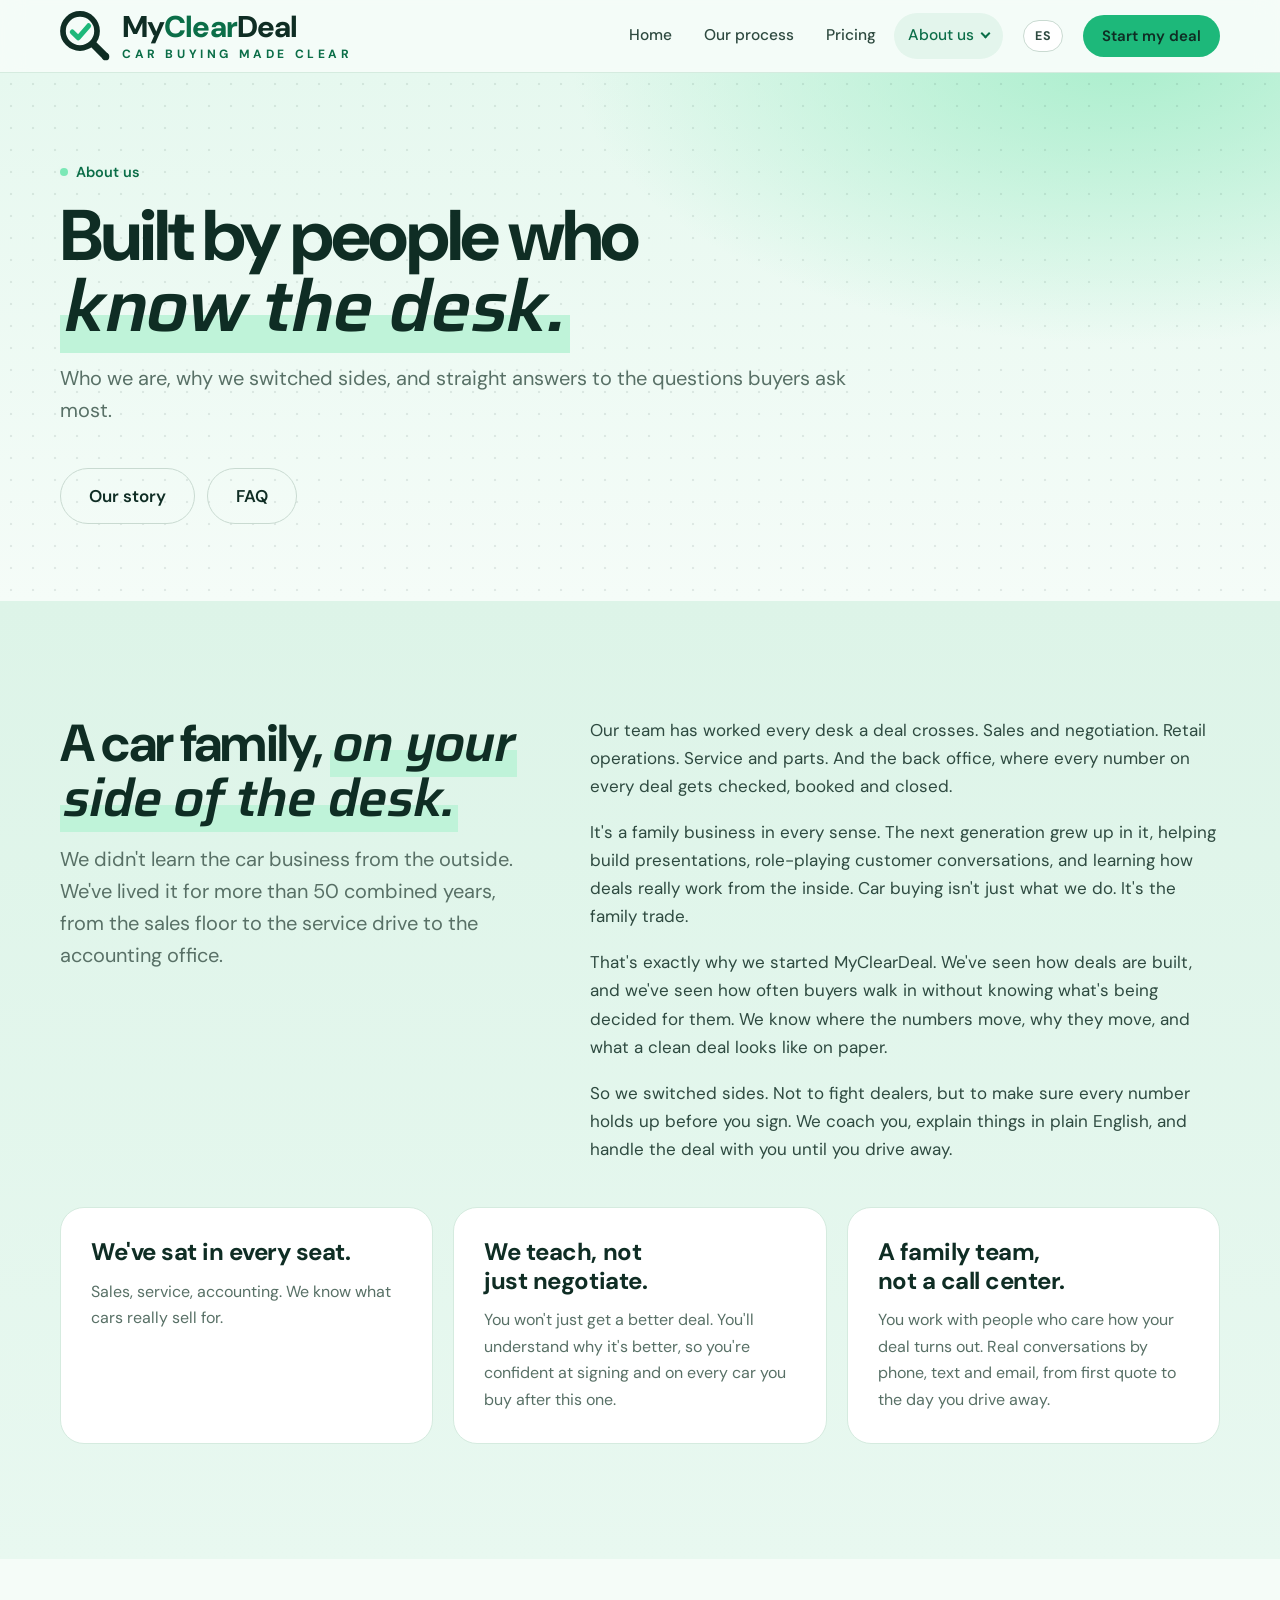
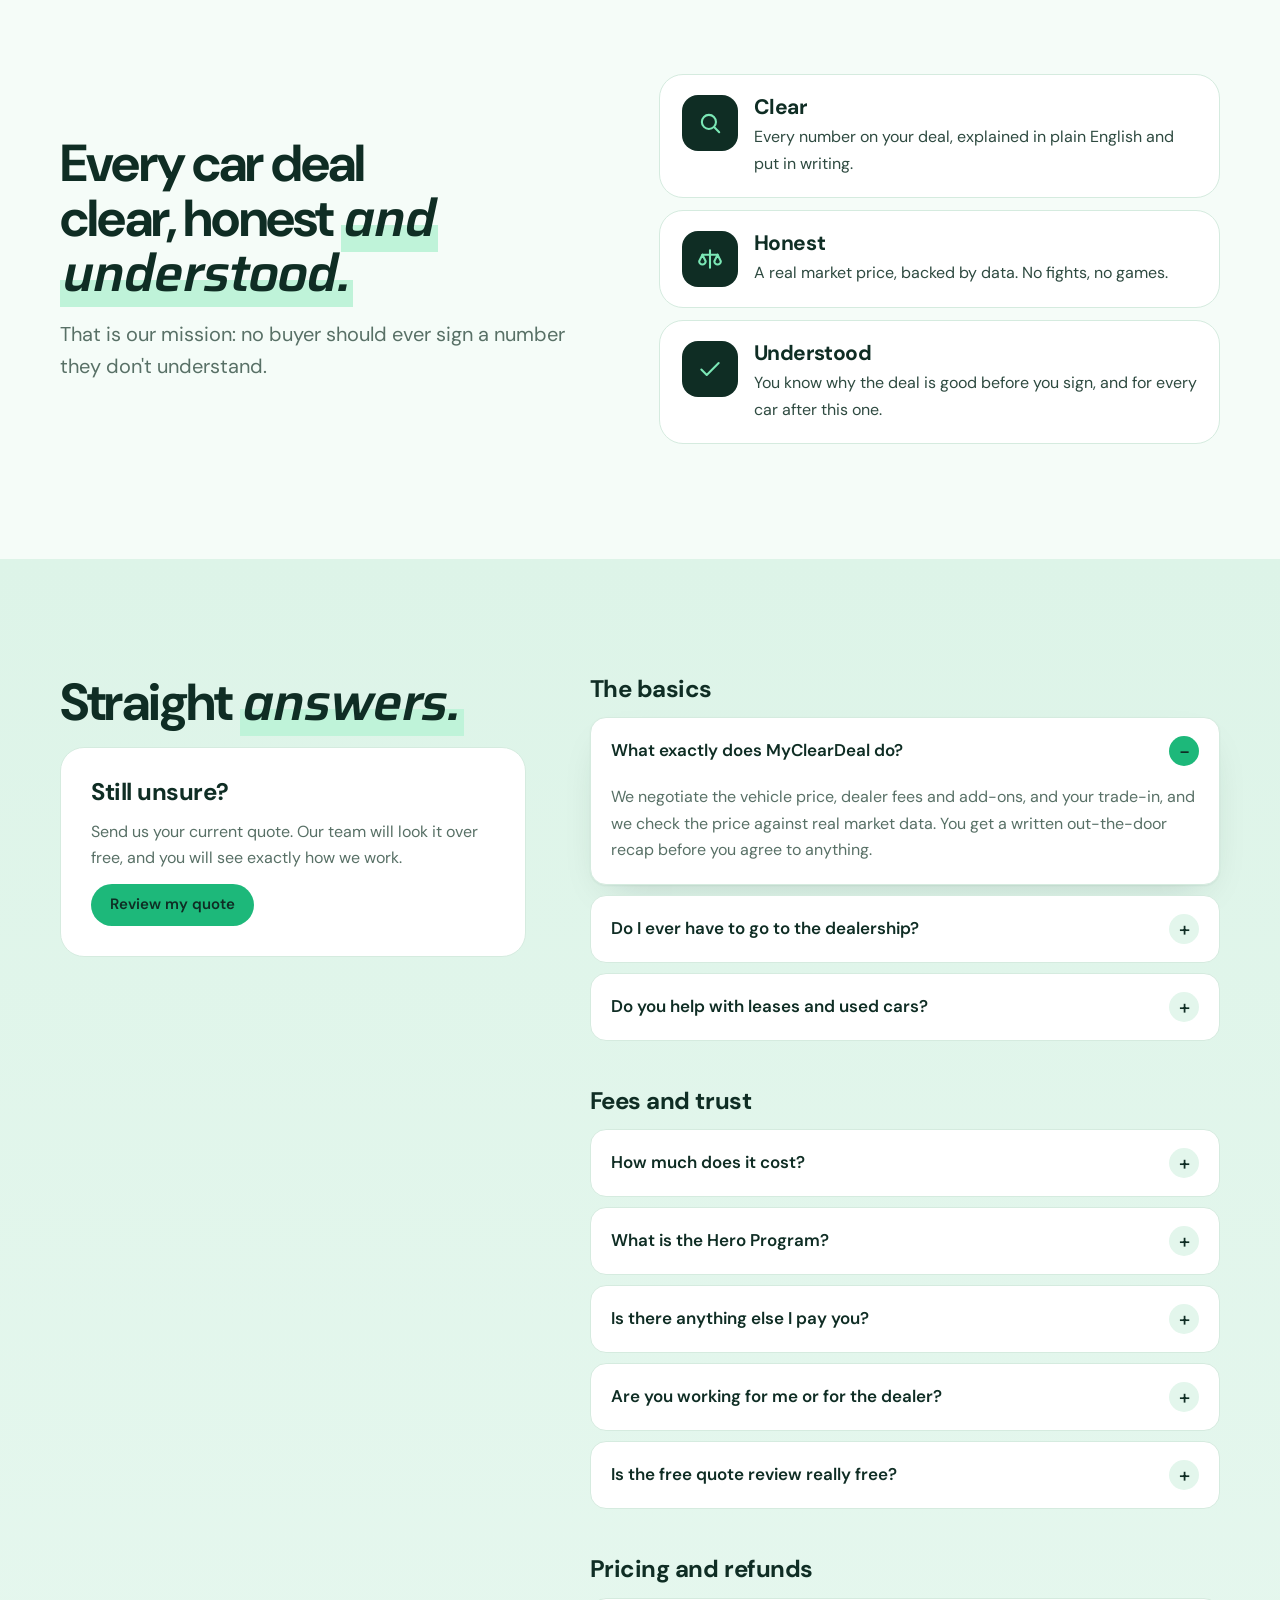
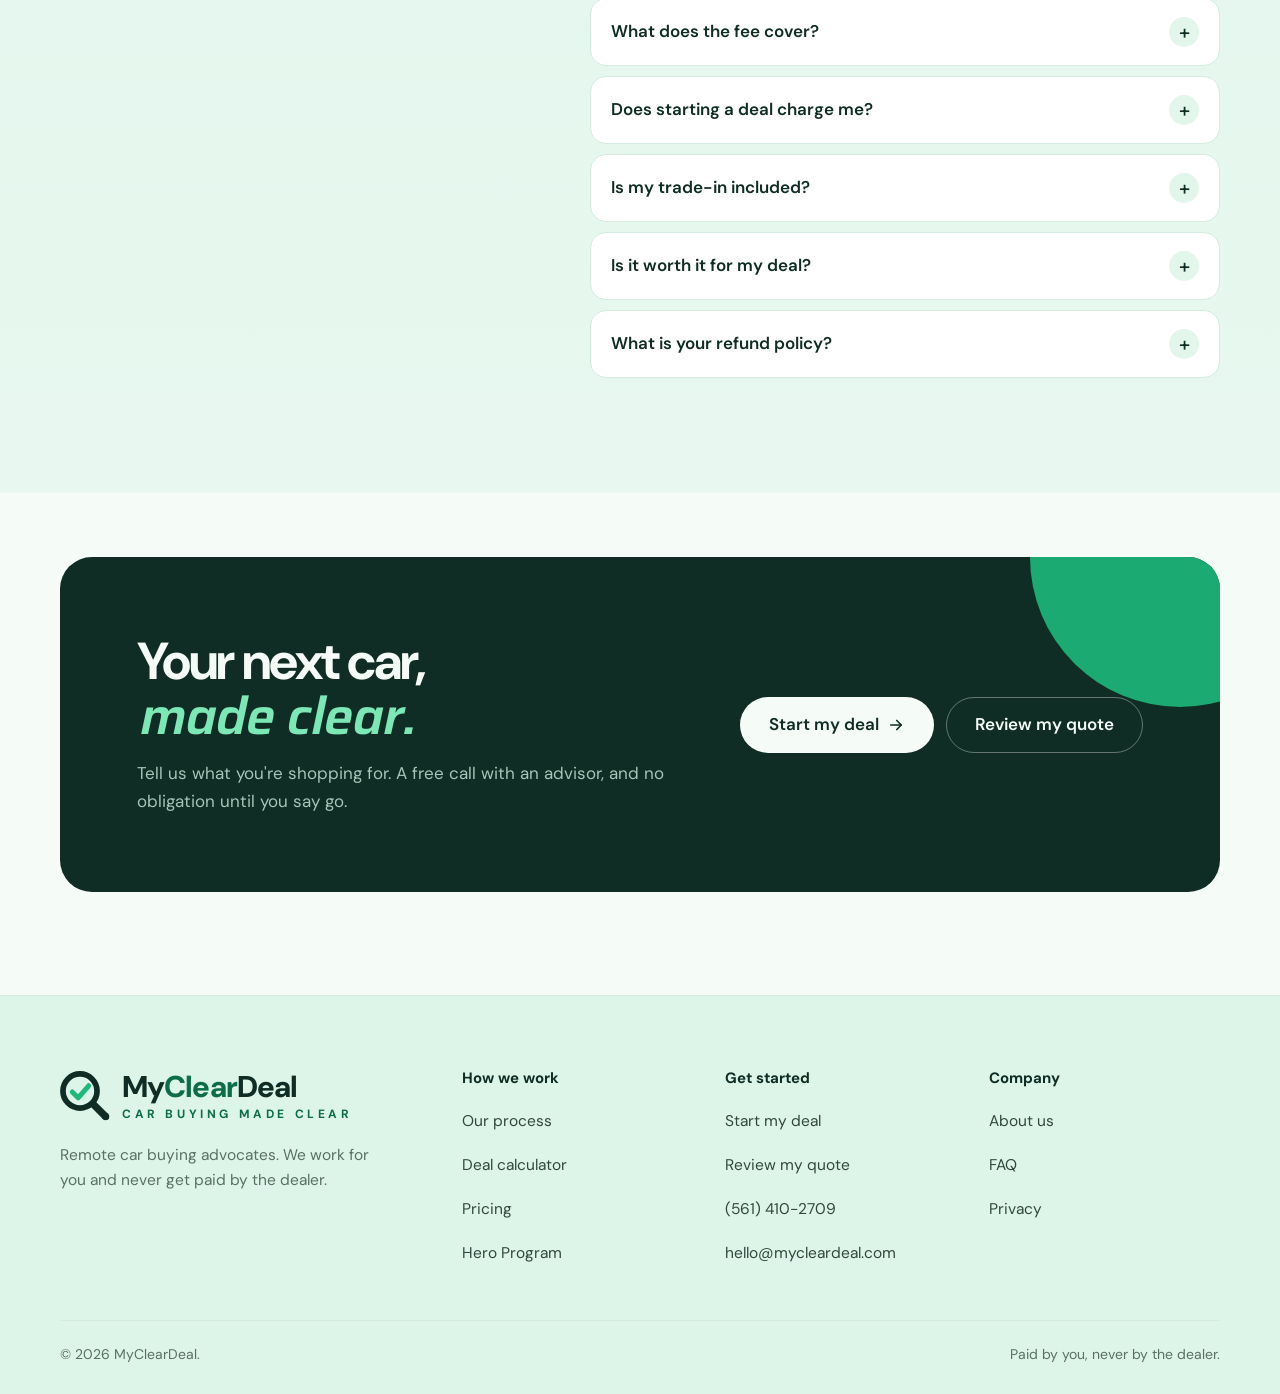
<file: about.html>
<!doctype html>
<html lang="en" data-backdrop="mint">
<head>
<meta charset="utf-8">
<meta name="viewport" content="width=device-width, initial-scale=1, viewport-fit=cover">
<script>document.documentElement.className+=" js";try{if("scrollRestoration" in history)history.scrollRestoration="manual"}catch(e){}</script>
<title>About Us | MyClearDeal</title>
<meta name="description" content="Meet the team behind MyClearDeal and get straight answers about how we work, what we cost and what we cover.">
<meta name="theme-color" content="#FFFFFF">
<link rel="canonical" href="https://mycleardeal.com/about">
<meta property="og:type" content="website">
<meta property="og:title" content="About Us | MyClearDeal">
<meta property="og:description" content="Meet the team behind MyClearDeal and get straight answers about how we work, what we cost and what we cover.">
<meta property="og:image" content="https://mycleardeal.com/assets/img/og-image.png">
<meta name="twitter:card" content="summary_large_image">
<link rel="icon" href="assets/img/favicon.svg" type="image/svg+xml">
<link rel="icon" href="assets/img/favicon.png" type="image/png" sizes="64x64">
<link rel="apple-touch-icon" href="assets/img/apple-touch-icon.png">
<link rel="preconnect" href="https://fonts.googleapis.com">
<link rel="preconnect" href="https://fonts.gstatic.com" crossorigin>
<link rel="stylesheet" href="https://fonts.googleapis.com/css2?family=DM+Sans:opsz,wght@9..40,400;9..40,500;9..40,600;9..40,700;9..40,800&family=Saira:ital,wght@1,500;1,600;1,700&display=swap">
<link rel="stylesheet" href="site.css">
<script src="assets/i18n.js"></script>
<script type="application/ld+json">{"@context": "https://schema.org", "@type": "FAQPage", "mainEntity": [{"@type": "Question", "name": "What exactly does MyClearDeal do?", "acceptedAnswer": {"@type": "Answer", "text": "We negotiate the vehicle price, dealer fees and add-ons, and your trade-in, and we check the price against real market data. You get a written out-the-door recap before you agree to anything."}}, {"@type": "Question", "name": "Do I ever have to go to the dealership?", "acceptedAnswer": {"@type": "Answer", "text": "Only once, to sign and pick up your car. All the shopping and negotiating happens remotely with us by phone, text and email."}}, {"@type": "Question", "name": "Do you help with leases and used cars?", "acceptedAnswer": {"@type": "Answer", "text": "Yes. New, used and leases. On a lease we negotiate the vehicle price, dealer fees and trade-in the same way we do on a purchase."}}, {"@type": "Question", "name": "How much does it cost?", "acceptedAnswer": {"@type": "Answer", "text": "A flat $995 for one car purchase, where we negotiate the whole deal. The same for everyone, with no add-ons or percentage of your savings. We confirm it with you on your free consultation call, before any work starts. See what is included."}}, {"@type": "Question", "name": "What is the Hero Program?", "acceptedAnswer": {"@type": "Answer", "text": "Firefighters, law enforcement officers, medical workers, teachers and military members, active, retired or veteran, get the full Done For You service for $0. Show one form of proof on your free call, such as a work ID, license, pay stub or DD-214. One car per hero. See who qualifies."}}, {"@type": "Question", "name": "Is there anything else I pay you?", "acceptedAnswer": {"@type": "Answer", "text": "No. Taxes, registration and the price of the car are paid to the dealer as usual, and we make sure each of those numbers is right. Our fee is the flat $995, or $0 through the Hero Program, and nothing more."}}, {"@type": "Question", "name": "Are you working for me or for the dealer?", "acceptedAnswer": {"@type": "Answer", "text": "For you. You pay us, the dealer does not. We aim for a real market price that works for you and the dealer, not a fight. That keeps your deal moving without games."}}, {"@type": "Question", "name": "Is the free quote review really free?", "acceptedAnswer": {"@type": "Answer", "text": "Yes. Send us the dealer worksheet and a member of our team will review it personally and follow up with what holds up and what to question. It is a hands-on review by a person, not an automated tool. No obligation to hire us."}}, {"@type": "Question", "name": "What does the fee cover?", "acceptedAnswer": {"@type": "Answer", "text": "Our help with one vehicle purchase: the free consultation, vehicle sourcing, negotiating the vehicle price, dealer fees and add-ons, and your trade-in, a market-data check on the price, and a written out-the-door recap before you agree. See pricing."}}, {"@type": "Question", "name": "Does starting a deal charge me?", "acceptedAnswer": {"@type": "Answer", "text": "No. The form only books your free consultation. No payment is ever taken on this website. We confirm the fee with you on that call, before any work begins."}}, {"@type": "Question", "name": "Is my trade-in included?", "acceptedAnswer": {"@type": "Answer", "text": "Yes. Valuing your trade and keeping it separate from the new deal is included. No extra charge."}}, {"@type": "Question", "name": "Is it worth it for my deal?", "acceptedAnswer": {"@type": "Answer", "text": "Every deal is different, so we never promise a dollar amount. On your free call we will tell you honestly whether we think we can help. If your deal already looks clean, we will say so."}}, {"@type": "Question", "name": "What is your refund policy?", "acceptedAnswer": {"@type": "Answer", "text": "Our fee and any refund terms are set out in your written client service agreement, which you review and sign before any work begins and before any payment is made. Unless that agreement says otherwise, fees for work already performed are not refundable. If this summary differs from your signed agreement, the agreement controls."}}]}</script>
</head>
<body>
<a class="skip" href="#main">Skip to content</a>
<header class="header"><div class="wrap">
<a class="brand" href="/" aria-label="MyClearDeal home"><svg aria-hidden="true" viewBox="70 61 220 220"><circle cx="158" cy="149" r="75" fill="none" stroke="currentColor" stroke-width="25"/><path d="M211 202L271 262" stroke="currentColor" stroke-width="32"/><circle cx="271" cy="262" r="16" fill="currentColor"/><path d="M124 153L150 179L196 126" fill="none" stroke="var(--blue)" stroke-width="22" stroke-linecap="round" stroke-linejoin="round"/></svg><span class="brand-name"><span>My<b>Clear</b>Deal</span><small data-no-i18n>Car buying made clear</small></span></a>
<ul class="nav" id="nav"><li><a href="/">Home</a></li><li><a href="/how-it-works">Our process</a></li><li><a href="/pricing">Pricing</a></li><li class="has-sub"><a href="/about" aria-current="page">About us</a><ul class="sub"><li><a href="/about#story">Our story</a></li><li><a href="/about#faq">FAQ</a></li></ul></li></ul>
<button class="lang-btn" type="button" data-lang-toggle lang="es" aria-label="Ver esta página en español">ES</button>
<a class="btn btn-primary btn-sm" href="/start">Start my deal</a>
<button class="menu-btn" type="button" aria-controls="nav" aria-expanded="false">Menu</button>
</div></header>
<main id="main">

<section class="page-head"><div class="wrap">
<span class="crumbs">About us</span>
<h1>Built by people who <em>know the desk.</em></h1>
<p class="lede">Who we are, why we switched sides, and straight answers to the questions buyers ask most.</p>
<div class="btn-row"><a class="btn btn-ghost btn-lg" href="#story">Our story</a><a class="btn btn-ghost btn-lg" href="#faq">FAQ</a></div>
</div></section>

<section class="section alt" id="story"><div class="wrap">
<div class="split">
<div class="stack"><h2>A car family, <em>on your side of the desk.</em></h2><p class="lede">We didn't learn the car business from the outside. We've lived it for more than 50 combined years, from the sales floor to the service drive to the accounting office.</p></div>
<div class="stack">
<p>Our team has worked every desk a deal crosses. Sales and negotiation. Retail operations. Service and parts. And the back office, where every number on every deal gets checked, booked and closed.</p>
<p>It's a family business in every sense. The next generation grew up in it, helping build presentations, role-playing customer conversations, and learning how deals really work from the inside. Car buying isn't just what we do. It's the family trade.</p>
<p>That's exactly why we started MyClearDeal. We've seen how deals are built, and we've seen how often buyers walk in without knowing what's being decided for them. We know where the numbers move, why they move, and what a clean deal looks like on paper.</p>
<p>So we switched sides. Not to fight dealers, but to make sure every number holds up before you sign. We coach you, explain things in plain English, and handle the deal with you until you drive away.</p>
</div>
</div>
<div class="grid3 mt">
<div class="card"><h3>We've sat in every seat.</h3><p>Sales, service, accounting. We know what cars really sell for.</p></div>
<div class="card"><h3>We teach, not just negotiate.</h3><p>You won't just get a better deal. You'll understand why it's better, so you're confident at signing and on every car you buy after this one.</p></div>
<div class="card"><h3>A family team, not a call center.</h3><p>You work with people who care how your deal turns out. Real conversations by phone, text and email, from first quote to the day you drive away.</p></div>
</div>
</div></section>

<section class="section" id="mission"><div class="wrap">
<div class="mission">
<div class="stack">
<h2>Every car deal clear, honest <em>and understood.</em></h2>
<p class="lede">That is our mission: no buyer should ever sign a number they don't understand.</p>
</div>
<div class="pillars">
<div class="pillar"><div class="ico" aria-hidden="true"><svg viewBox="0 0 24 24"><circle cx="11" cy="11" r="6.5"/><path d="M16 16l4.5 4.5"/></svg></div><div><h3>Clear</h3><p>Every number on your deal, explained in plain English and put in writing.</p></div></div>
<div class="pillar"><div class="ico" aria-hidden="true"><svg viewBox="0 0 24 24"><path d="M12 4v16M5 8h14"/><path d="M5 8l-3 6a3 3 0 0 0 6 0zM19 8l-3 6a3 3 0 0 0 6 0z"/></svg></div><div><h3>Honest</h3><p>A real market price, backed by data. No fights, no games.</p></div></div>
<div class="pillar"><div class="ico" aria-hidden="true"><svg viewBox="0 0 24 24"><path d="M4 12.5l5 5L20 6.5"/></svg></div><div><h3>Understood</h3><p>You know why the deal is good before you sign, and for every car after this one.</p></div></div>
</div>
</div>
</div></section>

<section class="section alt" id="faq"><div class="wrap">
<div class="split">
<div class="stack side-sticky">
<h2>Straight <em>answers.</em></h2>
<div class="card t-mint"><h3>Still unsure?</h3><p>Send us your current quote. Our team will look it over free, and you will see exactly how we work.</p><a class="btn btn-primary btn-sm" href="/#review" style="justify-self:start">Review my quote</a></div>
</div>
<div class="faq"><div class="faq-group"><h3>The basics</h3><details open><summary>What exactly does MyClearDeal do?</summary><p>We negotiate the vehicle price, dealer fees and add-ons, and your trade-in, and we check the price against real market data. You get a written out-the-door recap before you agree to anything.</p></details><details><summary>Do I ever have to go to the dealership?</summary><p>Only once, to sign and pick up your car. All the shopping and negotiating happens remotely with us by phone, text and email.</p></details><details><summary>Do you help with leases and used cars?</summary><p>Yes. New, used and leases. On a lease we negotiate the vehicle price, dealer fees and trade-in the same way we do on a purchase.</p></details></div><div class="faq-group"><h3>Fees and trust</h3><details><summary>How much does it cost?</summary><p>A flat $995 for one car purchase, where we negotiate the whole deal. The same for everyone, with no add-ons or percentage of your savings. We confirm it with you on your free consultation call, before any work starts. <a href="/pricing">See what is included</a>.</p></details><details><summary>What is the Hero Program?</summary><p>Firefighters, law enforcement officers, medical workers, teachers and military members, active, retired or veteran, get the full Done For You service for $0. Show one form of proof on your free call, such as a work ID, license, pay stub or DD-214. One car per hero. <a href="/heroes#who">See who qualifies</a>.</p></details><details><summary>Is there anything else I pay you?</summary><p>No. Taxes, registration and the price of the car are paid to the dealer as usual, and we make sure each of those numbers is right. Our fee is the flat $995, or $0 through the Hero Program, and nothing more.</p></details><details><summary>Are you working for me or for the dealer?</summary><p>For you. You pay us, the dealer does not. We aim for a real market price that works for you and the dealer, not a fight. That keeps your deal moving without games.</p></details><details><summary>Is the free quote review really free?</summary><p>Yes. Send us the dealer worksheet and a member of our team will review it personally and follow up with what holds up and what to question. It is a hands-on review by a person, not an automated tool. No obligation to hire us.</p></details></div><div class="faq-group"><h3>Pricing and refunds</h3><details><summary>What does the fee cover?</summary><p>Our help with one vehicle purchase: the free consultation, vehicle sourcing, negotiating the vehicle price, dealer fees and add-ons, and your trade-in, a market-data check on the price, and a written out-the-door recap before you agree. <a href="/pricing">See pricing</a>.</p></details><details><summary>Does starting a deal charge me?</summary><p>No. The form only books your free consultation. No payment is ever taken on this website. We confirm the fee with you on that call, before any work begins.</p></details><details><summary>Is my trade-in included?</summary><p>Yes. Valuing your trade and keeping it separate from the new deal is included. No extra charge.</p></details><details><summary>Is it worth it for my deal?</summary><p>Every deal is different, so we never promise a dollar amount. On your free call we will tell you honestly whether we think we can help. If your deal already looks clean, we will say so.</p></details><details><summary>What is your refund policy?</summary><p>Our fee and any refund terms are set out in your written client service agreement, which you review and sign before any work begins and before any payment is made. Unless that agreement says otherwise, fees for work already performed are not refundable. If this summary differs from your signed agreement, the agreement controls.</p></details></div></div>
</div>
</div></section>

<section class="section-tight"><div class="wrap">
<div class="cta">
<div><h2>Your next car, <em>made clear.</em></h2><p>Tell us what you're shopping for. A free call with an advisor, and no obligation until you say go.</p></div>
<div class="btn-row"><a class="btn btn-primary btn-lg" href="/start">Start my deal <svg aria-hidden="true" viewBox="0 0 24 24" fill="none" stroke="currentColor" stroke-width="2.2" stroke-linecap="round" stroke-linejoin="round"><path d="M5 12h14"/><path d="M13 6l6 6-6 6"/></svg></a><a class="btn btn-ghost btn-lg" href="/#review">Review my quote</a></div>
</div>
</div></section>
</main>
<footer class="footer"><div class="wrap">
<div class="foot-grid">
<div class="foot-brand"><a class="brand" href="/" aria-label="MyClearDeal home"><svg aria-hidden="true" viewBox="70 61 220 220"><circle cx="158" cy="149" r="75" fill="none" stroke="currentColor" stroke-width="25"/><path d="M211 202L271 262" stroke="currentColor" stroke-width="32"/><circle cx="271" cy="262" r="16" fill="currentColor"/><path d="M124 153L150 179L196 126" fill="none" stroke="var(--blue)" stroke-width="22" stroke-linecap="round" stroke-linejoin="round"/></svg><span class="brand-name"><span>My<b>Clear</b>Deal</span><small data-no-i18n>Car buying made clear</small></span></a><p>Remote car buying advocates. We work for you and never get paid by the dealer.</p></div>
<div><h4>How we work</h4><ul><li><a href="/how-it-works">Our process</a></li><li><a href="/calculator">Deal calculator</a></li><li><a href="/pricing">Pricing</a></li><li><a href="/heroes">Hero Program</a></li></ul></div>
<div><h4>Get started</h4><ul><li><a href="/start">Start my deal</a></li><li><a href="/#review">Review my quote</a></li><li><a href="tel:+15614102709">(561) 410-2709</a></li><li data-email-item hidden><a href="#" data-email></a></li></ul></div>
<div><h4>Company</h4><ul><li><a href="/about">About us</a></li><li><a href="/about#faq">FAQ</a></li><li><a href="/privacy">Privacy</a></li></ul></div>
</div>
<div class="foot-base"><span>&copy; <span data-year>2026</span> MyClearDeal.</span><!-- [LEGAL ENTITY NAME] --><span>Paid by you, never by the dealer.</span></div>
</div></footer>
<div class="mobile-cta">
<a class="btn btn-ghost" href="/#review">Review my quote</a>
<a class="btn btn-primary" href="/start">Start my deal</a>
</div>
<script src="site.js" defer></script>
</body>
</html>
</file>
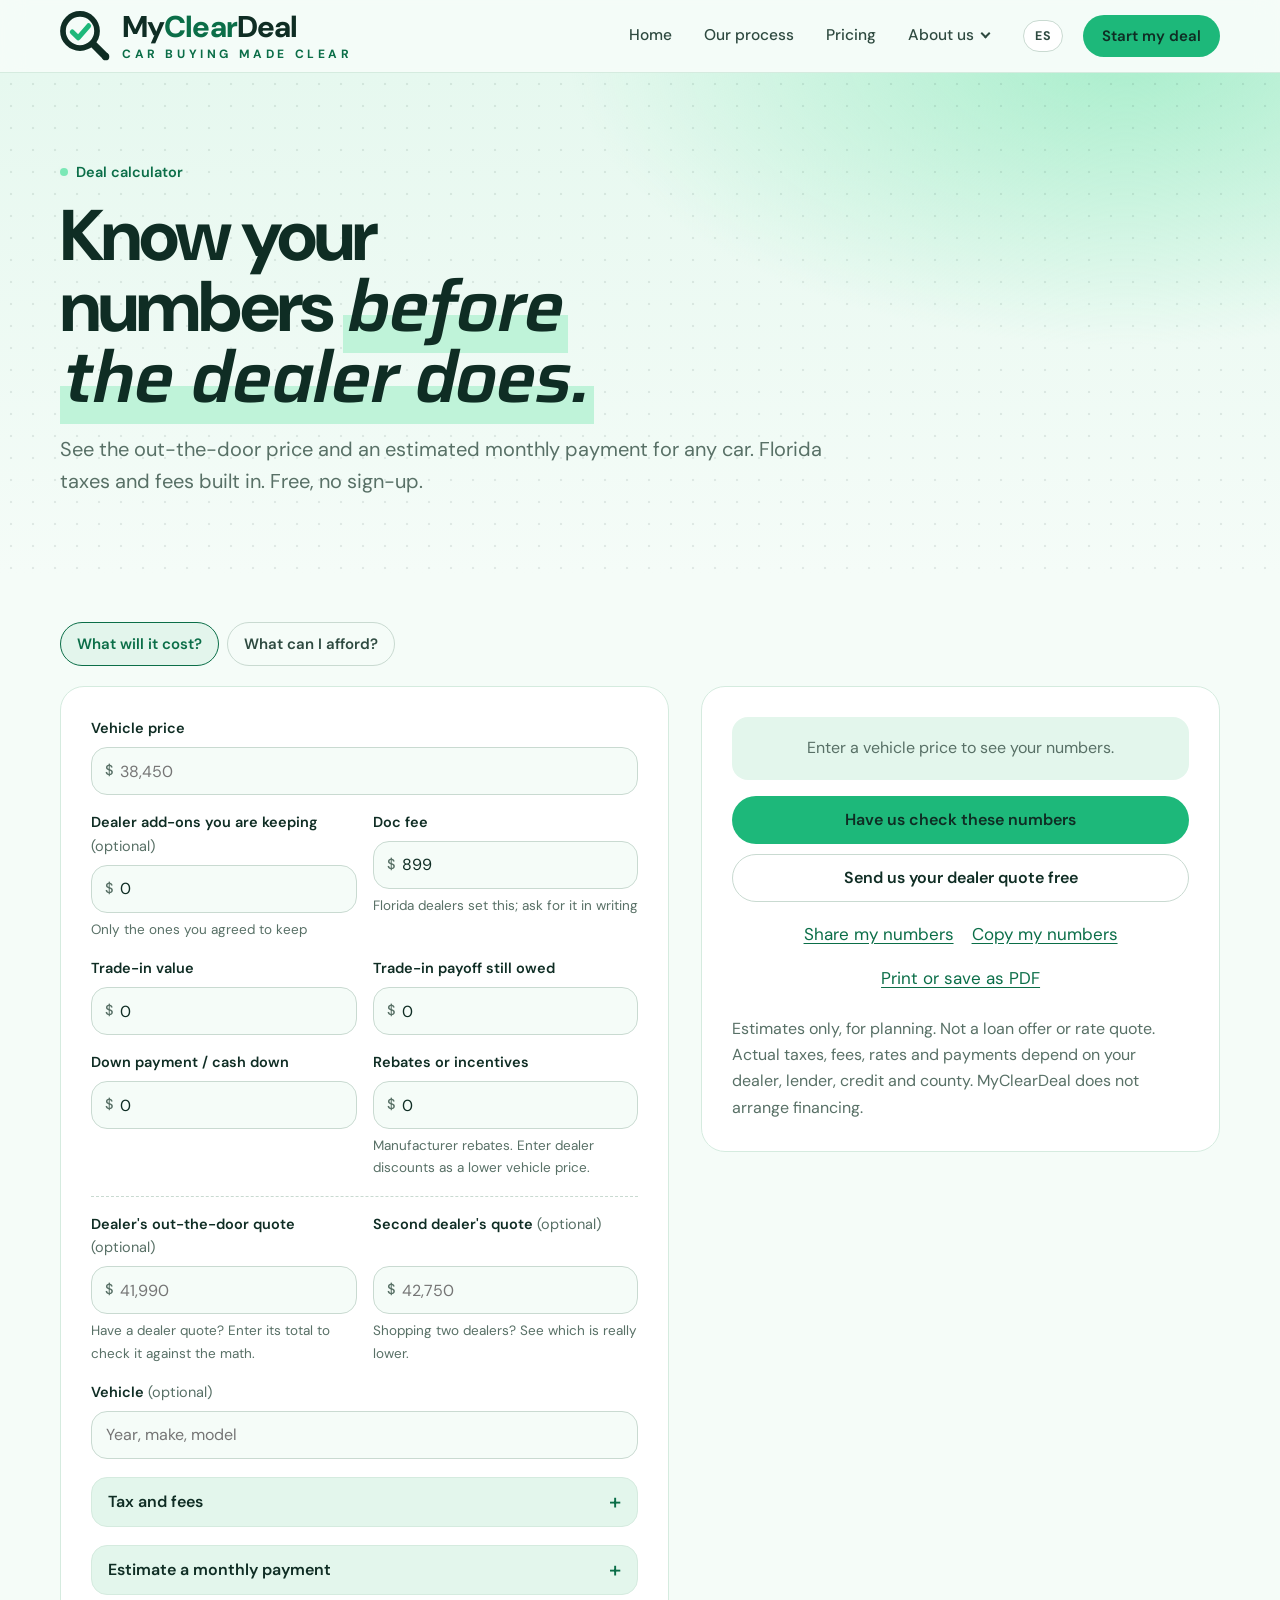
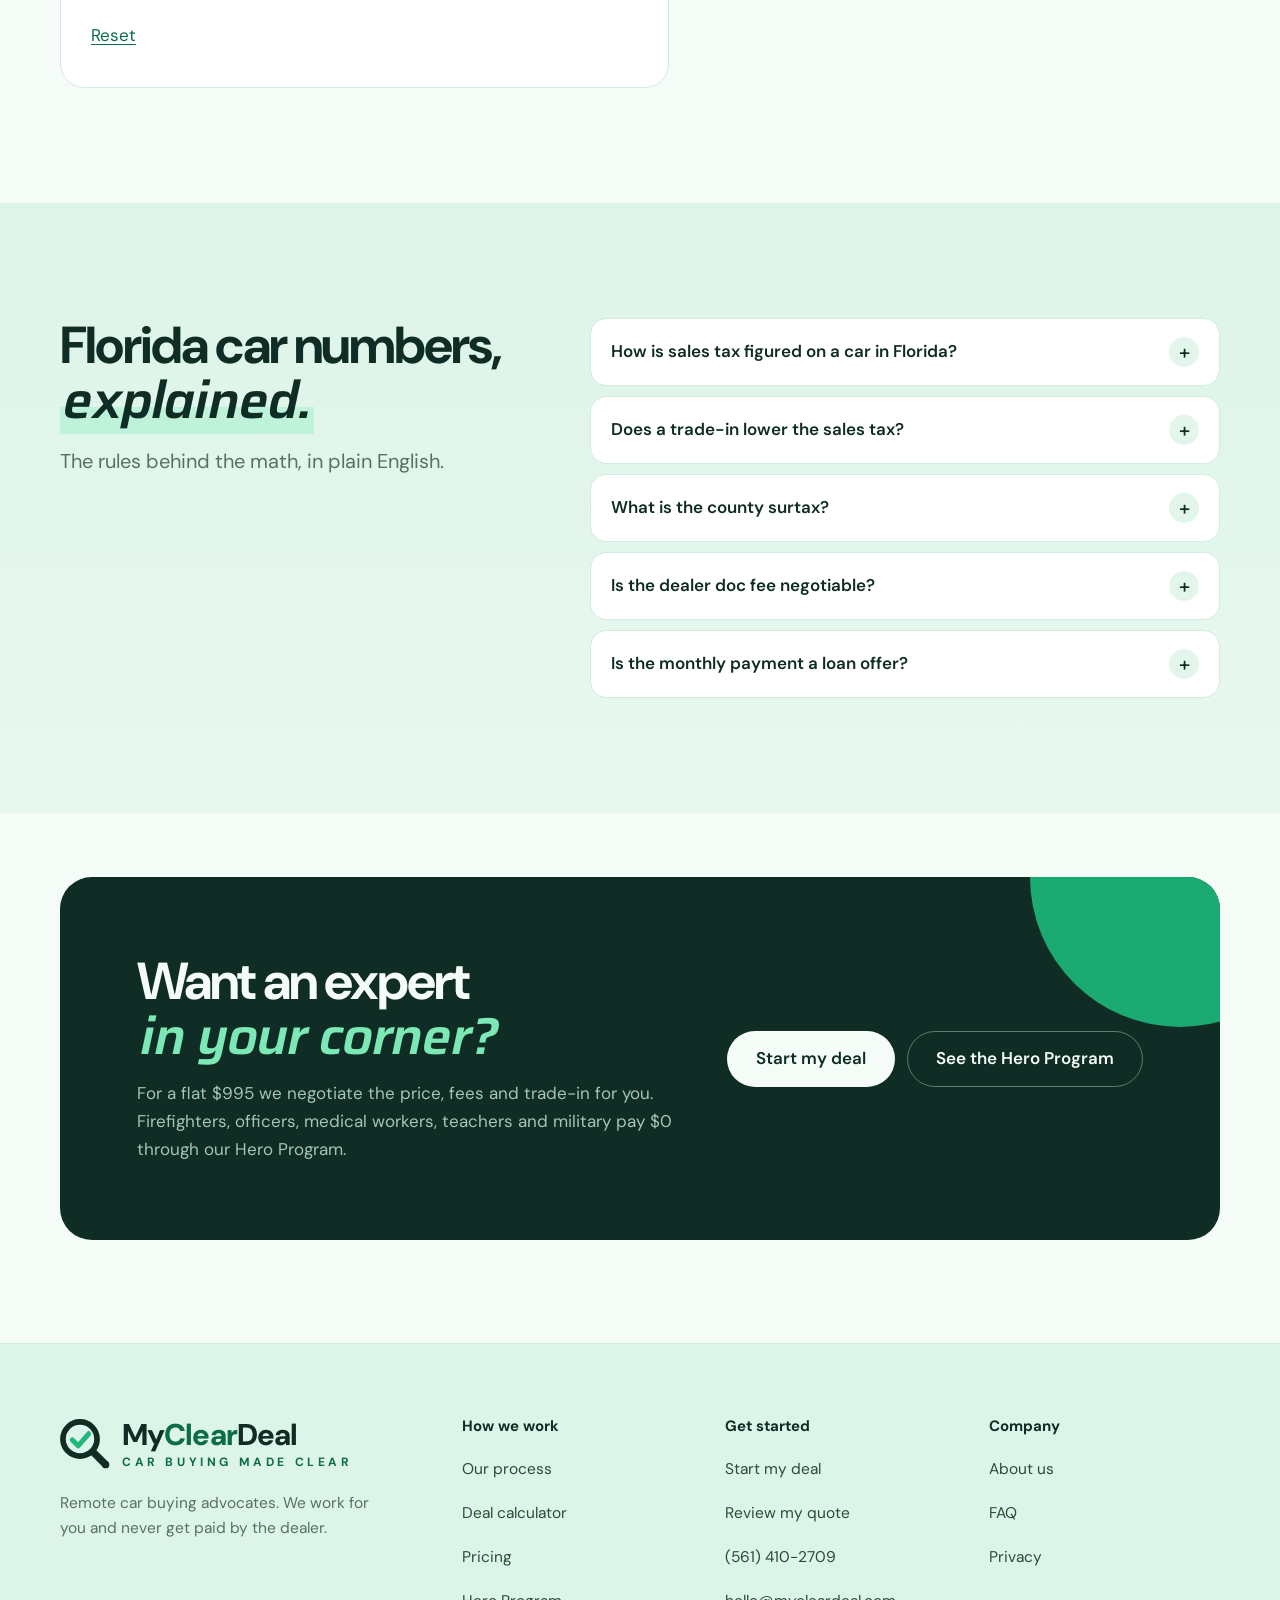
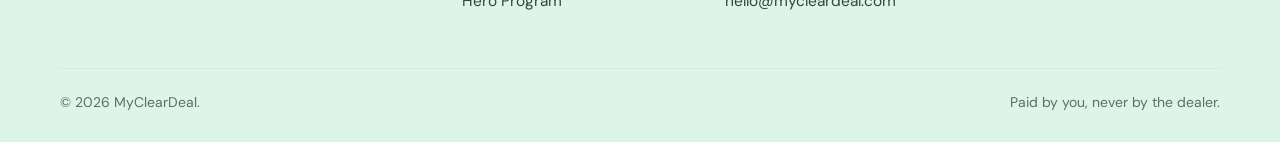
<file: calculator.html>
<!doctype html>
<html lang="en" data-backdrop="mint">
<head>
<meta charset="utf-8">
<meta name="viewport" content="width=device-width, initial-scale=1, viewport-fit=cover">
<script>document.documentElement.className+=" js";try{if("scrollRestoration" in history)history.scrollRestoration="manual"}catch(e){}</script>
<title>Deal Calculator | MyClearDeal</title>
<meta name="description" content="Free car deal calculator with Florida taxes and fees built in. See the out-the-door price and an estimated monthly payment, or what you can afford. No sign-up.">
<meta name="theme-color" content="#FFFFFF">
<link rel="canonical" href="https://mycleardeal.com/calculator">
<script type="application/ld+json">[{"@context": "https://schema.org", "@type": "WebApplication", "name": "MyClearDeal Deal Calculator", "url": "https://mycleardeal.com/calculator", "applicationCategory": "FinanceApplication", "operatingSystem": "Any", "isAccessibleForFree": true, "offers": {"@type": "Offer", "price": "0", "priceCurrency": "USD"}, "description": "Free car deal calculator with Florida taxes and fees built in. See the out-the-door price and an estimated monthly payment, or what you can afford."}, {"@context": "https://schema.org", "@type": "FAQPage", "mainEntity": [{"@type": "Question", "name": "How is sales tax figured on a car in Florida?", "acceptedAnswer": {"@type": "Answer", "text": "Florida charges 6% state sales tax on the taxable price of the car. Most counties add a discretionary surtax that applies only to the first $5,000 of the price. The calculator adds both for the county you pick."}}, {"@type": "Question", "name": "Does a trade-in lower the sales tax?", "acceptedAnswer": {"@type": "Answer", "text": "Yes. In Florida the value of your trade-in comes off the price before tax is figured, so a trade can save you real money in tax. The calculator handles that for you."}}, {"@type": "Question", "name": "What is the county surtax?", "acceptedAnswer": {"@type": "Answer", "text": "Most Florida counties add their own surtax, usually 0.5% to 1.5%. It only applies to the first $5,000 of a single purchase, so on a car it adds at most $75. Rates can change each January, so check your county."}}, {"@type": "Question", "name": "Is the dealer doc fee negotiable?", "acceptedAnswer": {"@type": "Answer", "text": "Florida does not cap dealer doc fees, so they vary from dealer to dealer. Ask for it in writing before you visit, and if it is high, ask the dealer to lower it or to take the difference off the price."}}, {"@type": "Question", "name": "Is the monthly payment a loan offer?", "acceptedAnswer": {"@type": "Answer", "text": "No. It is an estimate for planning, based on the rate and term you enter. Your real rate depends on your credit and your lender. MyClearDeal is not a lender and does not arrange financing."}}]}]</script>
<meta property="og:type" content="website">
<meta property="og:title" content="Deal Calculator | MyClearDeal">
<meta property="og:url" content="https://mycleardeal.com/calculator">
<meta property="og:description" content="Free car deal calculator with Florida taxes and fees built in. See the out-the-door price and an estimated monthly payment, or what you can afford. No sign-up.">
<meta property="og:image" content="https://mycleardeal.com/assets/img/og-image.png">
<meta name="twitter:card" content="summary_large_image">
<link rel="icon" href="assets/img/favicon.svg" type="image/svg+xml">
<link rel="icon" href="assets/img/favicon.png" type="image/png" sizes="64x64">
<link rel="apple-touch-icon" href="assets/img/apple-touch-icon.png">
<link rel="preconnect" href="https://fonts.googleapis.com">
<link rel="preconnect" href="https://fonts.gstatic.com" crossorigin>
<link rel="stylesheet" href="https://fonts.googleapis.com/css2?family=DM+Sans:opsz,wght@9..40,400;9..40,500;9..40,600;9..40,700;9..40,800&family=Saira:ital,wght@1,500;1,600;1,700&display=swap">
<link rel="stylesheet" href="site.css">
<script src="assets/i18n.js"></script>
</head>
<body class="calc-page">
<a class="skip" href="#main">Skip to content</a>
<header class="header"><div class="wrap">
<a class="brand" href="/" aria-label="MyClearDeal home"><svg aria-hidden="true" viewBox="70 61 220 220"><circle cx="158" cy="149" r="75" fill="none" stroke="currentColor" stroke-width="25"/><path d="M211 202L271 262" stroke="currentColor" stroke-width="32"/><circle cx="271" cy="262" r="16" fill="currentColor"/><path d="M124 153L150 179L196 126" fill="none" stroke="var(--blue)" stroke-width="22" stroke-linecap="round" stroke-linejoin="round"/></svg><span class="brand-name"><span>My<b>Clear</b>Deal</span><small data-no-i18n>Car buying made clear</small></span></a>
<ul class="nav" id="nav"><li><a href="/">Home</a></li><li><a href="/how-it-works">Our process</a></li><li><a href="/pricing">Pricing</a></li><li class="has-sub"><a href="/about">About us</a><ul class="sub"><li><a href="/about#story">Our story</a></li><li><a href="/about#faq">FAQ</a></li></ul></li></ul>
<button class="lang-btn" type="button" data-lang-toggle lang="es" aria-label="Ver esta página en español">ES</button>
<a class="btn btn-primary btn-sm" href="/start">Start my deal</a>
<button class="menu-btn" type="button" aria-controls="nav" aria-expanded="false">Menu</button>
</div></header>
<main id="main">

<section class="page-head"><div class="wrap">
<span class="crumbs">Deal calculator</span>
<h1>Know your numbers <em>before the dealer does.</em></h1>
<p class="lede">See the out-the-door price and an estimated monthly payment for any car. Florida taxes and fees built in. Free, no sign-up.</p>
</div></section>

<section class="section calc-sec"><div class="wrap">
<div class="calc" data-calc data-mode="cost">

<fieldset class="calc-mode"><legend class="sr-only">Choose a calculator</legend><div class="choices">
<label class="choice"><input type="radio" name="mode" value="cost" checked><span>What will it cost?</span></label>
<label class="choice"><input type="radio" name="mode" value="afford"><span>What can I afford?</span></label>
</div></fieldset>

<div class="calc-grid">
<div class="card calc-form">
<div class="calc-fields">
<label class="field full" data-only="cost">Vehicle price<span class="money"><input type="text" name="price" inputmode="decimal" autocomplete="off" placeholder="38,450" data-money></span></label>
<label class="field full" data-only="afford">Monthly budget<span class="money"><input type="text" name="budget" inputmode="decimal" autocomplete="off" placeholder="600" data-money></span></label>
<label class="field"><span>Dealer add-ons you are keeping <span class="opt">(optional)</span></span><span class="money"><input type="text" name="addons" inputmode="decimal" autocomplete="off" value="0" data-money data-keep-zero></span><span class="hint">Only the ones you agreed to keep</span></label>
<label class="field">Doc fee<span class="money"><input type="text" name="doc" inputmode="decimal" autocomplete="off" value="899" data-money data-keep-zero></span><span class="hint">Florida dealers set this; ask for it in writing</span><span class="hint warn" data-show="warn-doc" hidden>That doc fee is unusually high. Double-check it.</span></label>
<label class="field">Trade-in value<span class="money"><input type="text" name="trade" inputmode="decimal" autocomplete="off" value="0" data-money data-keep-zero></span></label>
<label class="field">Trade-in payoff still owed<span class="money"><input type="text" name="payoff" inputmode="decimal" autocomplete="off" value="0" data-money data-keep-zero></span></label>
<p class="calc-equity full" data-show="equity-line" hidden><span data-show="positive">Trade equity</span><span class="neg" data-show="negative" hidden>Negative equity</span> <b data-out="equity-live">$0</b></p>
<label class="field">Down payment / cash down<span class="money"><input type="text" name="down" inputmode="decimal" autocomplete="off" value="0" data-money data-keep-zero></span></label>
<label class="field">Rebates or incentives<span class="money"><input type="text" name="rebates" inputmode="decimal" autocomplete="off" value="0" data-money data-keep-zero></span><span class="hint">Manufacturer rebates. Enter dealer discounts as a lower vehicle price.</span></label>
<div class="calc-quote full">
<label class="field"><span>Dealer's out-the-door quote <span class="opt">(optional)</span></span><span class="money"><input type="text" name="quote" inputmode="decimal" autocomplete="off" placeholder="41,990" data-money></span><span class="hint">Have a dealer quote? Enter its total to check it against the math.</span></label>
<label class="field"><span>Second dealer's quote <span class="opt">(optional)</span></span><span class="money"><input type="text" name="quote2" inputmode="decimal" autocomplete="off" placeholder="42,750" data-money></span><span class="hint">Shopping two dealers? See which is really lower.</span></label>
<label class="field"><span>Vehicle <span class="opt">(optional)</span></span><input type="text" name="vehicle" autocomplete="off" maxlength="60" placeholder="Year, make, model"></label>
</div>
</div>

<details class="calc-more">
<summary>Tax and fees</summary>
<div class="calc-fields">
<label class="field full">County<select name="county-name">
<option>Orange</option><option>Seminole</option><option>Osceola</option><option>Lake</option><option>Polk</option><option>Brevard</option><option>Volusia</option><option>Palm Beach</option><option>Broward</option><option>Miami-Dade</option><option>Hillsborough</option><option>Other / not sure</option>
</select></label>
<label class="field">State sales tax %<input type="text" name="state" inputmode="decimal" autocomplete="off" value="6"></label>
<label class="field">County surtax %<input type="text" name="county" inputmode="decimal" autocomplete="off" value="0.5"><span class="hint">Applies to the first $5,000 only</span></label>
<label class="field full">Tag, title and registration estimate<span class="money"><input type="text" name="tag" inputmode="decimal" autocomplete="off" value="225" data-money data-keep-zero></span></label>
</div>
</details>

<details class="calc-more" data-finance-panel>
<summary>Estimate a monthly payment</summary>
<div class="calc-fields">
<fieldset class="full" data-only="cost"><legend>Paying with</legend><div class="choices">
<label class="choice"><input type="radio" name="pay" value="cash"><span>Cash</span></label>
<label class="choice"><input type="radio" name="pay" value="finance" checked><span>Financing</span></label>
</div></fieldset>
<label class="field full" data-show="finance">APR %<input type="text" name="apr" inputmode="decimal" autocomplete="off" value="7.0"><span class="hint">Use the rate from your bank or credit union if you have one</span><span class="hint warn" data-show="warn-apr" hidden>That APR looks high. Double-check it. The calculator uses 40% at most.</span></label>
<fieldset class="full" data-show="finance"><legend>Term in months</legend><div class="choices">
<label class="choice"><input type="radio" name="term" value="36"><span>36</span></label>
<label class="choice"><input type="radio" name="term" value="48"><span>48</span></label>
<label class="choice"><input type="radio" name="term" value="60" checked><span>60</span></label>
<label class="choice"><input type="radio" name="term" value="72"><span>72</span></label>
<label class="choice"><input type="radio" name="term" value="84"><span>84</span></label>
</div></fieldset>
</div>
</details>
<button class="linkbtn calc-reset" type="button" data-reset>Reset</button>
</div>

<aside class="card calc-results" id="results">
<p class="sr-only" aria-live="polite" data-announce></p>
<p class="calc-empty" data-show="empty-cost">Enter a vehicle price to see your numbers.</p>
<p class="calc-empty" data-show="empty-afford" hidden>Enter a monthly budget to see what fits.</p>
<div data-show="results" hidden>
<p class="calc-afford" data-show="afford-line" data-out="afford-line" hidden></p>
<p class="calc-hint" data-show="afford-short" hidden>That budget does not cover the taxes and fees yet. Try a larger budget, more down or a longer term.</p>
<div class="calc-big"><span>Out-the-door price</span><b data-out="otd">$0</b></div>
<div class="calc-check" data-show="check" hidden>
<p class="calc-check-h">Dealer quote check</p>
<dl class="calc-rows">
<div data-row><dt>Dealer quote</dt><dd data-out="quote">$0</dd></div>
<div data-row data-show="q2"><dt>Second quote</dt><dd data-out="quote2">$0</dd></div>
<div data-row data-only="cost"><dt>Our math</dt><dd data-out="otd">$0</dd></div>
<div data-row data-only="afford"><dt>Your budget covers</dt><dd data-out="otd">$0</dd></div>
<div data-row class="total"><dt>Difference</dt><dd data-out="gap">$0</dd></div>
</dl>
<p class="calc-check-msg high" data-show="check-high" data-only="cost" hidden>This quote is <b data-out="gap-abs">$0</b> higher than the math. That gap is usually extra fees or add-ons.</p>
<p class="calc-check-msg ok" data-show="check-match" data-only="cost" hidden>This quote matches the math within <b data-out="gap-abs">$0</b>.</p>
<p class="calc-check-msg low" data-show="check-low" data-only="cost" hidden>This quote is <b data-out="gap-abs">$0</b> lower than the math. Make sure taxes and fees are all included.</p>
<p class="calc-check-msg high" data-show="check-high" data-only="afford" hidden>This quote is <b data-out="gap-abs">$0</b> more than your budget covers.</p>
<p class="calc-check-msg ok" data-show="check-fits" data-only="afford" hidden>This quote fits your budget.</p>
<p class="calc-check-msg ok" data-show="q2-lower" hidden>The second quote is <b data-out="q2-abs">$0</b> lower. Compare what each one includes before you choose.</p>
<p class="calc-check-msg low" data-show="q2-higher" hidden>The second quote is <b data-out="q2-abs">$0</b> higher. Ask the first dealer to put their number in writing.</p>
<p class="calc-check-msg ok" data-show="q2-same" hidden>The two quotes are within $150 of each other.</p>
<a class="btn btn-primary btn-sm" href="/?from=calculator#review" data-show="check-high" data-calc-send hidden>Send it to us free</a>
</div>
<dl class="calc-rows">
<div data-row><dt>Vehicle price</dt><dd data-out="price">$0</dd></div>
<div data-row><dt>Add-ons</dt><dd data-out="addons">$0</dd></div>
<div data-row><dt>Doc fee</dt><dd data-out="doc">$0</dd></div>
<div data-row class="sub"><dt>Taxable price</dt><dd data-out="taxable">$0</dd></div>
<div data-row><dt>State tax</dt><dd data-out="state-tax">$0</dd></div>
<div data-row><dt>County surtax</dt><dd data-out="surtax">$0</dd></div>
<div data-row><dt>Tag and title</dt><dd data-out="tag">$0</dd></div>
<div data-row class="total"><dt>Out-the-door</dt><dd data-out="otd">$0</dd></div>
<div data-row data-show="positive"><dt>minus Trade equity</dt><dd data-out="equity-minus">$0</dd></div>
<div data-row data-show="negative" hidden><dt class="neg">plus Negative equity</dt><dd data-out="equity-plus">$0</dd></div>
<div data-row><dt>minus Rebates</dt><dd data-out="rebates">$0</dd></div>
<div data-row data-show="finance"><dt>minus Down payment</dt><dd data-out="down">$0</dd></div>
<div data-row class="total" data-show="finance"><dt>Amount financed</dt><dd data-out="financed">$0</dd></div>
<div data-row class="total" data-show="cash" hidden><dt>You pay</dt><dd data-out="due">$0</dd></div>
</dl>
<p class="calc-hint" data-show="covered" hidden>Your trade and rebates cover the full price.</p>

<div class="calc-pay" data-show="finance">
<div class="calc-big"><span>Estimated monthly payment</span><b data-out="monthly">$0</b><small data-out="terms-used">60 months at 7.0% APR</small></div>
<dl class="calc-rows">
<div data-row><dt>Total interest</dt><dd data-out="interest">$0</dd></div>
<div data-row><dt>Total of payments</dt><dd data-out="payments">$0</dd></div>
<div data-row><dt>Total cost with down payment</dt><dd data-out="total">$0</dd></div>
</dl>
<p class="calc-hint" data-show="plus-trade" hidden>plus your trade</p>
<p class="calc-cmp-h">Term comparison</p>
<div class="calc-cmp">
<div><b>48 months</b><span data-out="cmp-48-m">$0</span><small>Interest <span data-out="cmp-48-i">$0</span></small></div>
<div><b>60 months</b><span data-out="cmp-60-m">$0</span><small>Interest <span data-out="cmp-60-i">$0</span></small></div>
<div><b>72 months</b><span data-out="cmp-72-m">$0</span><small>Interest <span data-out="cmp-72-i">$0</span></small></div>
</div>
</div>

<ul class="calc-tips" data-show="tips" hidden>
<li data-show="tip-doc" hidden>This doc fee is on the high side. Ask the dealer to lower it or to lower the price to offset it.</li>
<li data-show="tip-addons" hidden>Ask which add-ons are already installed and which can come off.</li>
<li data-show="tip-negative" hidden>You owe more on your trade than it is worth. That amount gets rolled into the new loan.</li>
<li data-show="tip-term" hidden>Longer terms lower the payment but cost more in interest.</li>
</ul>
</div>

<div class="calc-actions">
<a class="btn btn-primary" href="/start?plan=done&amp;from=calculator" data-calc-send>Have us check these numbers</a>
<a class="btn btn-ghost" href="/?from=calculator#review" data-calc-send>Send us your dealer quote free</a>
<div class="calc-links"><button class="linkbtn" type="button" data-share>Share my numbers</button><button class="linkbtn" type="button" data-copy>Copy my numbers</button><button class="linkbtn" type="button" data-print>Print or save as PDF</button></div>
</div>
<form class="calc-email" name="calculator-email" data-show="mail" hidden method="POST" data-lead-form data-success="Sent. Check your inbox for your numbers." novalidate>
<input type="hidden" name="form" value="calculator-email">
<input type="hidden" name="_subject" value="Calculator numbers (email me a copy)">
<input type="hidden" name="_template" value="table">
<input type="hidden" name="_captcha" value="false">
<input type="hidden" name="calculator-numbers" value="" data-calc-email-summary>
<input type="hidden" name="_autoresponse" value="" data-calc-email-copy>
<p class="hp" aria-hidden="true"><label>Leave blank <input type="text" name="_honey" tabindex="-1" autocomplete="off"></label></p>
<label class="field">Email me my numbers<span class="calc-email-row"><input type="email" name="email" autocomplete="email" required placeholder="you@example.com"><button class="btn btn-ghost btn-sm" type="submit">Send</button></span><span class="hint">You get a copy and our team sees it too, so we can help if you want. No spam.</span></label>
<p class="status" role="status"></p>
</form>
<p class="fine">Estimates only, for planning. Not a loan offer or rate quote. Actual taxes, fees, rates and payments depend on your dealer, lender, credit and county. MyClearDeal does not arrange financing.</p>
<p class="calc-print-note" data-print-note>mycleardeal.com/calculator</p>
</aside>
</div>

</div>
</div></section>

<section class="section alt" id="calc-faq"><div class="wrap">
<div class="split">
<div class="stack"><h2>Florida car numbers, <em>explained.</em></h2><p class="lede">The rules behind the math, in plain English.</p></div>
<div class="faq"><div class="faq-group"><details><summary>How is sales tax figured on a car in Florida?</summary><p>Florida charges 6% state sales tax on the taxable price of the car. Most counties add a discretionary surtax that applies only to the first $5,000 of the price. The calculator adds both for the county you pick.</p></details><details><summary>Does a trade-in lower the sales tax?</summary><p>Yes. In Florida the value of your trade-in comes off the price before tax is figured, so a trade can save you real money in tax. The calculator handles that for you.</p></details><details><summary>What is the county surtax?</summary><p>Most Florida counties add their own surtax, usually 0.5% to 1.5%. It only applies to the first $5,000 of a single purchase, so on a car it adds at most $75. Rates can change each January, so check your county.</p></details><details><summary>Is the dealer doc fee negotiable?</summary><p>Florida does not cap dealer doc fees, so they vary from dealer to dealer. Ask for it in writing before you visit, and if it is high, ask the dealer to lower it or to take the difference off the price.</p></details><details><summary>Is the monthly payment a loan offer?</summary><p>No. It is an estimate for planning, based on the rate and term you enter. Your real rate depends on your credit and your lender. MyClearDeal is not a lender and does not arrange financing.</p></details></div></div>
</div>
</div></section>

<section class="section-tight"><div class="wrap">
<div class="cta">
<div><h2>Want an expert <em>in your corner?</em></h2><p>For a flat $995 we negotiate the price, fees and trade-in for you. Firefighters, officers, medical workers, teachers and military pay $0 through our Hero Program.</p></div>
<div class="btn-row"><a class="btn btn-primary btn-lg" href="/start?plan=done">Start my deal</a><a class="btn btn-ghost btn-lg" href="/heroes">See the Hero Program</a></div>
</div>
</div></section>
</main>
<div class="calc-bar" data-calc-bar aria-hidden="true">
<span><small data-show="bar-cost">Out-the-door</small><small data-show="bar-afford" hidden>Cars up to</small><b data-out="summary-otd">$0</b></span>
<span data-show="finance"><small>Monthly</small><b data-out="summary-monthly">$0</b></span>
<a class="btn btn-primary btn-sm" href="#results" tabindex="-1">Details</a>
</div>
<footer class="footer"><div class="wrap">
<div class="foot-grid">
<div class="foot-brand"><a class="brand" href="/" aria-label="MyClearDeal home"><svg aria-hidden="true" viewBox="70 61 220 220"><circle cx="158" cy="149" r="75" fill="none" stroke="currentColor" stroke-width="25"/><path d="M211 202L271 262" stroke="currentColor" stroke-width="32"/><circle cx="271" cy="262" r="16" fill="currentColor"/><path d="M124 153L150 179L196 126" fill="none" stroke="var(--blue)" stroke-width="22" stroke-linecap="round" stroke-linejoin="round"/></svg><span class="brand-name"><span>My<b>Clear</b>Deal</span><small data-no-i18n>Car buying made clear</small></span></a><p>Remote car buying advocates. We work for you and never get paid by the dealer.</p></div>
<div><h4>How we work</h4><ul><li><a href="/how-it-works">Our process</a></li><li><a href="/calculator">Deal calculator</a></li><li><a href="/pricing">Pricing</a></li><li><a href="/heroes">Hero Program</a></li></ul></div>
<div><h4>Get started</h4><ul><li><a href="/start">Start my deal</a></li><li><a href="/#review">Review my quote</a></li><li><a href="tel:+15614102709">(561) 410-2709</a></li><li data-email-item hidden><a href="#" data-email></a></li></ul></div>
<div><h4>Company</h4><ul><li><a href="/about">About us</a></li><li><a href="/about#faq">FAQ</a></li><li><a href="/privacy">Privacy</a></li></ul></div>
</div>
<div class="foot-base"><span>&copy; <span data-year>2026</span> MyClearDeal.</span><!-- [LEGAL ENTITY NAME] --><span>Paid by you, never by the dealer.</span></div>
</div></footer>
<div class="mobile-cta">
<a class="btn btn-ghost" href="/#review">Review my quote</a>
<a class="btn btn-primary" href="/start">Start my deal</a>
</div>
<script src="site.js" defer></script>
<script src="assets/calculator.js" defer></script>
</body>
</html>
</file>
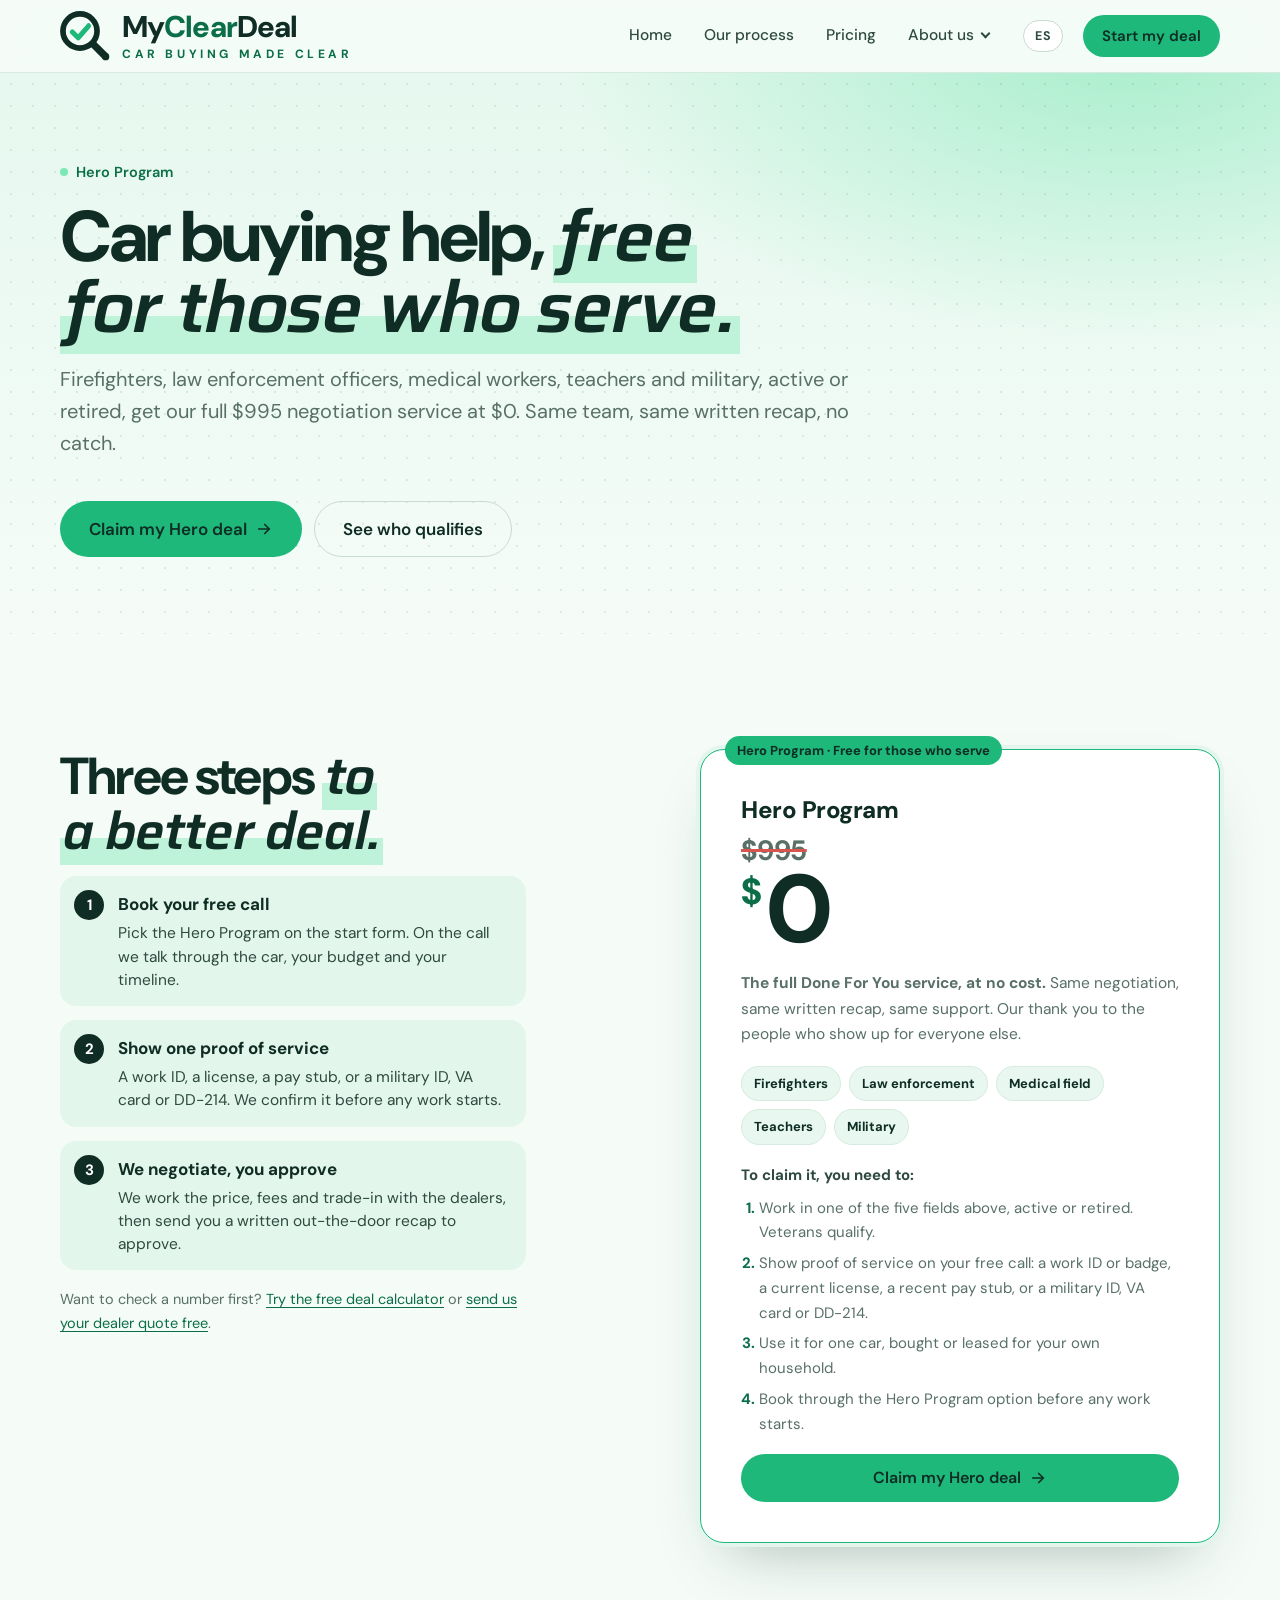
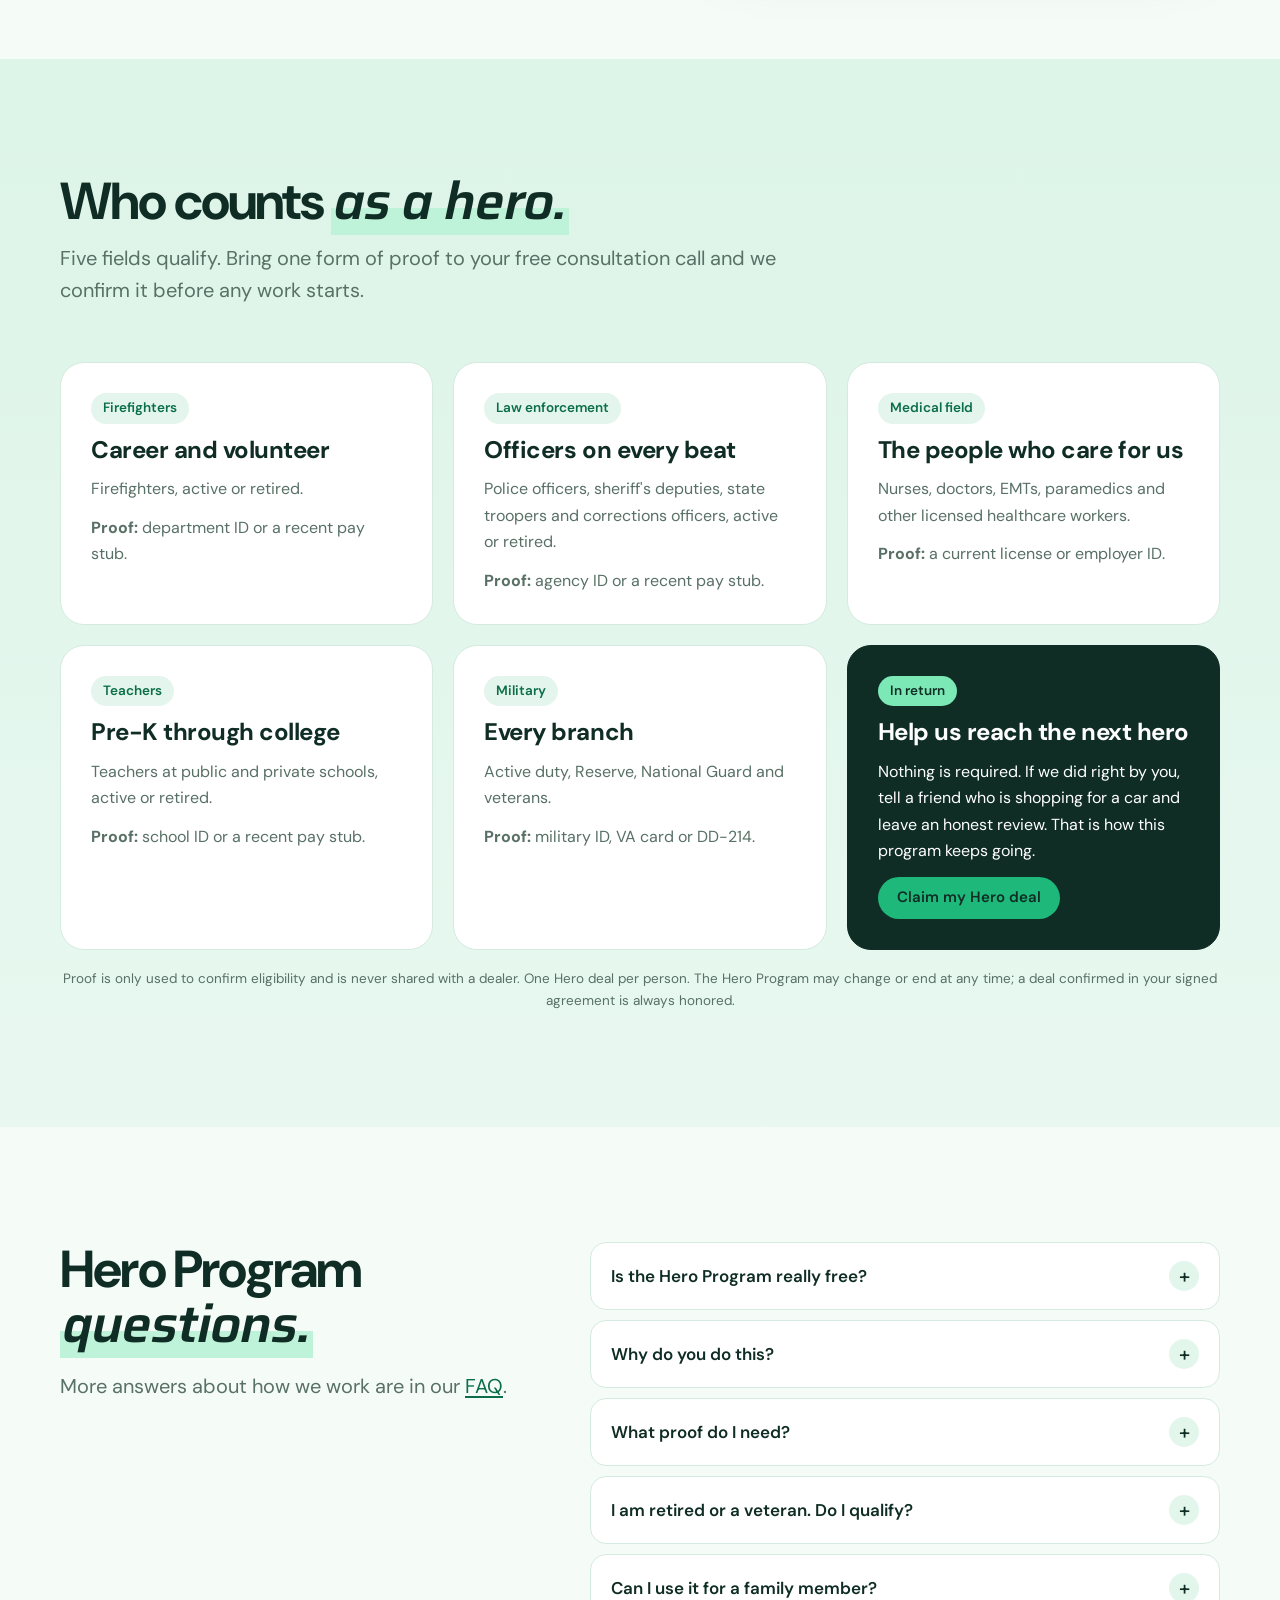
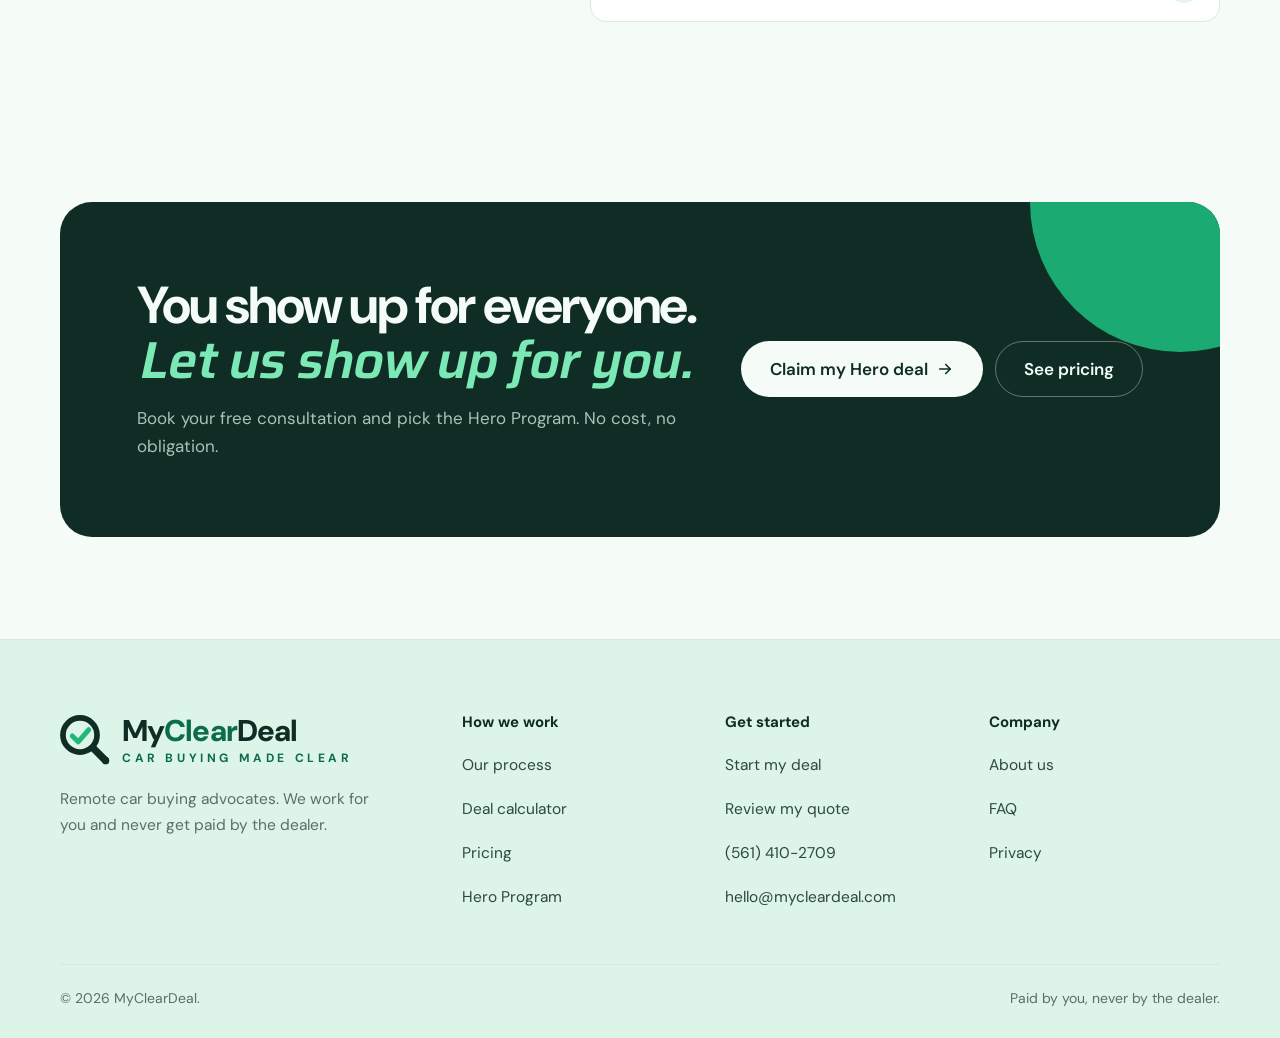
<file: heroes.html>
<!doctype html>
<html lang="en" data-backdrop="mint">
<head>
<meta charset="utf-8">
<meta name="viewport" content="width=device-width, initial-scale=1, viewport-fit=cover">
<script>document.documentElement.className+=" js";try{if("scrollRestoration" in history)history.scrollRestoration="manual"}catch(e){}</script>
<title>Hero Program | MyClearDeal</title>
<meta name="description" content="Free car buying help for firefighters, law enforcement officers, medical workers, teachers and military. Our full $995 negotiation service at $0 through the MyClearDeal Hero Program.">
<meta name="theme-color" content="#FFFFFF">
<link rel="canonical" href="https://mycleardeal.com/heroes">
<meta property="og:type" content="website">
<meta property="og:title" content="The Hero Program: $0 car buying help for those who serve | MyClearDeal">
<meta property="og:url" content="https://mycleardeal.com/heroes">
<meta property="og:description" content="Free car buying help for firefighters, law enforcement officers, medical workers, teachers and military. Our full $995 negotiation service at $0 through the MyClearDeal Hero Program.">
<meta property="og:image" content="https://mycleardeal.com/assets/img/og-heroes.png">
<meta name="twitter:card" content="summary_large_image">
<link rel="icon" href="assets/img/favicon.svg" type="image/svg+xml">
<link rel="icon" href="assets/img/favicon.png" type="image/png" sizes="64x64">
<link rel="apple-touch-icon" href="assets/img/apple-touch-icon.png">
<link rel="preconnect" href="https://fonts.googleapis.com">
<link rel="preconnect" href="https://fonts.gstatic.com" crossorigin>
<link rel="stylesheet" href="https://fonts.googleapis.com/css2?family=DM+Sans:opsz,wght@9..40,400;9..40,500;9..40,600;9..40,700;9..40,800&family=Saira:ital,wght@1,500;1,600;1,700&display=swap">
<link rel="stylesheet" href="site.css">
<script src="assets/i18n.js"></script>
<script type="application/ld+json">{"@context": "https://schema.org", "@type": "Service", "name": "MyClearDeal Hero Program", "url": "https://mycleardeal.com/heroes", "serviceType": "Car buying advocate", "description": "Our full Done For You car negotiation service at no cost for firefighters, law enforcement officers, medical workers, teachers and military, active or retired.", "provider": {"@type": "ProfessionalService", "name": "MyClearDeal", "url": "https://mycleardeal.com/"}, "audience": {"@type": "Audience", "audienceType": "Firefighters, law enforcement officers, medical workers, teachers and military"}, "offers": {"@type": "Offer", "price": "0", "priceCurrency": "USD", "url": "https://mycleardeal.com/start?plan=hero"}}</script>
<script type="application/ld+json">{"@context": "https://schema.org", "@type": "FAQPage", "mainEntity": [{"@type": "Question", "name": "Is the Hero Program really free?", "acceptedAnswer": {"@type": "Answer", "text": "Yes. You get the full Done For You service, the same one others pay $995 for, at no cost. You still pay the dealer for the car, taxes and registration as usual, and we check every line."}}, {"@type": "Question", "name": "Why do you do this?", "acceptedAnswer": {"@type": "Answer", "text": "Firefighters, officers, medical workers, teachers and service members look after everyone else. Getting a fair deal on a car is one way we can look after them."}}, {"@type": "Question", "name": "What proof do I need?", "acceptedAnswer": {"@type": "Answer", "text": "One of these on your free call: a work ID or badge, a current license, a recent pay stub, or a military ID, VA card or DD-214. We only use it to confirm you qualify and never share it with a dealer."}}, {"@type": "Question", "name": "I am retired or a veteran. Do I qualify?", "acceptedAnswer": {"@type": "Answer", "text": "Yes. Retired firefighters, officers, medical workers and teachers qualify, and so do veterans of every branch."}}, {"@type": "Question", "name": "Can I use it for a family member?", "acceptedAnswer": {"@type": "Answer", "text": "It covers one car bought or leased for your own household. If a family member also serves, they can claim their own Hero deal."}}]}</script>
</head>
<body>
<a class="skip" href="#main">Skip to content</a>
<header class="header"><div class="wrap">
<a class="brand" href="/" aria-label="MyClearDeal home"><svg aria-hidden="true" viewBox="70 61 220 220"><circle cx="158" cy="149" r="75" fill="none" stroke="currentColor" stroke-width="25"/><path d="M211 202L271 262" stroke="currentColor" stroke-width="32"/><circle cx="271" cy="262" r="16" fill="currentColor"/><path d="M124 153L150 179L196 126" fill="none" stroke="var(--blue)" stroke-width="22" stroke-linecap="round" stroke-linejoin="round"/></svg><span class="brand-name"><span>My<b>Clear</b>Deal</span><small data-no-i18n>Car buying made clear</small></span></a>
<ul class="nav" id="nav"><li><a href="/">Home</a></li><li><a href="/how-it-works">Our process</a></li><li><a href="/pricing">Pricing</a></li><li class="has-sub"><a href="/about">About us</a><ul class="sub"><li><a href="/about#story">Our story</a></li><li><a href="/about#faq">FAQ</a></li></ul></li></ul>
<button class="lang-btn" type="button" data-lang-toggle lang="es" aria-label="Ver esta página en español">ES</button>
<a class="btn btn-primary btn-sm" href="/start">Start my deal</a>
<button class="menu-btn" type="button" aria-controls="nav" aria-expanded="false">Menu</button>
</div></header>
<main id="main">

<section class="page-head"><div class="wrap">
<span class="crumbs">Hero Program</span>
<h1>Car buying help, <em>free for those who serve.</em></h1>
<p class="lede">Firefighters, law enforcement officers, medical workers, teachers and military, active or retired, get our full $995 negotiation service at $0. Same team, same written recap, no catch.</p>
<div class="btn-row"><a class="btn btn-primary btn-lg" href="/start?plan=hero">Claim my Hero deal <svg aria-hidden="true" viewBox="0 0 24 24" fill="none" stroke="currentColor" stroke-width="2.2" stroke-linecap="round" stroke-linejoin="round"><path d="M5 12h14"/><path d="M13 6l6 6-6 6"/></svg></a><a class="btn btn-ghost btn-lg" href="#who">See who qualifies</a></div>
</div></section>

<section class="section"><div class="wrap">
<div class="split hp-split">
<div class="stack">
<h2>Three steps <em>to a better deal.</em></h2>
<ol class="hp-steps">
<li><b>Book your free call</b><span>Pick the Hero Program on the start form. On the call we talk through the car, your budget and your timeline.</span></li>
<li><b>Show one proof of service</b><span>A work ID, a license, a pay stub, or a military ID, VA card or DD-214. We confirm it before any work starts.</span></li>
<li><b>We negotiate, you approve</b><span>We work the price, fees and trade-in with the dealers, then send you a written out-the-door recap to approve.</span></li>
</ol>
<p class="small">Want to check a number first? <a href="/calculator">Try the free deal calculator</a> or <a href="/#review">send us your dealer quote free</a>.</p>
</div>
<div class="plan featured plan-hero" id="hero"><span class="badge">Hero Program &middot; Free for those who serve</span>
<h3 class="plan-name">Hero Program</h3>
<div class="price-stack"><span class="price-was"><span class="sr-only">Regular price </span><s>$995</s></span><div class="price"><sup>$</sup>0<span class="sr-only"> for heroes</span></div></div>
<p class="price-note"><strong>The full Done For You service, at no cost.</strong> Same negotiation, same written recap, same support. Our thank you to the people who show up for everyone else.</p>
<div class="hp-who" aria-label="Who qualifies"><span>Firefighters</span><span>Law enforcement</span><span>Medical field</span><span>Teachers</span><span>Military</span></div>
<div class="hp-rules"><b>To claim it, you need to:</b>
<ol><li>Work in one of the five fields above, active or retired. Veterans qualify.</li><li>Show proof of service on your free call: a work ID or badge, a current license, a recent pay stub, or a military ID, VA card or DD-214.</li><li>Use it for one car, bought or leased for your own household.</li><li>Book through the Hero Program option before any work starts.</li></ol></div>
<a class="btn btn-primary" href="/start?plan=hero">Claim my Hero deal <svg aria-hidden="true" viewBox="0 0 24 24" fill="none" stroke="currentColor" stroke-width="2.2" stroke-linecap="round" stroke-linejoin="round"><path d="M5 12h14"/><path d="M13 6l6 6-6 6"/></svg></a>
</div>
</div>
</div></section>

<section class="section alt" id="who"><div class="wrap">
<div class="shead"><h2>Who counts <em>as a hero.</em></h2><p class="lede">Five fields qualify. Bring one form of proof to your free consultation call and we confirm it before any work starts.</p></div>
<div class="grid3">
<div class="card t-peach"><span class="tag">Firefighters</span><h3>Career and volunteer</h3><p>Firefighters, active or retired.</p><p class="small"><strong>Proof:</strong> department ID or a recent pay stub.</p></div>
<div class="card t-sky"><span class="tag">Law enforcement</span><h3>Officers on every beat</h3><p>Police officers, sheriff's deputies, state troopers and corrections officers, active or retired.</p><p class="small"><strong>Proof:</strong> agency ID or a recent pay stub.</p></div>
<div class="card t-mint"><span class="tag">Medical field</span><h3>The people who care for us</h3><p>Nurses, doctors, EMTs, paramedics and other licensed healthcare workers.</p><p class="small"><strong>Proof:</strong> a current license or employer ID.</p></div>
<div class="card t-lilac"><span class="tag">Teachers</span><h3>Pre-K through college</h3><p>Teachers at public and private schools, active or retired.</p><p class="small"><strong>Proof:</strong> school ID or a recent pay stub.</p></div>
<div class="card t-sky"><span class="tag">Military</span><h3>Every branch</h3><p>Active duty, Reserve, National Guard and veterans.</p><p class="small"><strong>Proof:</strong> military ID, VA card or DD-214.</p></div>
<div class="card hp-ask"><span class="tag">In return</span><h3>Help us reach the next hero</h3><p>Nothing is required. If we did right by you, tell a friend who is shopping for a car and leave an honest review. That is how this program keeps going.</p><a class="btn btn-primary btn-sm" href="/start?plan=hero" style="justify-self:start">Claim my Hero deal</a></div>
</div>
<p class="fine" style="text-align:center;margin-top:18px">Proof is only used to confirm eligibility and is never shared with a dealer. One Hero deal per person. The Hero Program may change or end at any time; a deal confirmed in your signed agreement is always honored.</p>
</div></section>

<section class="section"><div class="wrap">
<div class="split">
<div class="stack"><h2>Hero Program <em>questions.</em></h2><p class="lede">More answers about how we work are in our <a href="/about#faq">FAQ</a>.</p></div>
<div class="faq"><div class="faq-group"><details><summary>Is the Hero Program really free?</summary><p>Yes. You get the full Done For You service, the same one others pay $995 for, at no cost. You still pay the dealer for the car, taxes and registration as usual, and we check every line.</p></details><details><summary>Why do you do this?</summary><p>Firefighters, officers, medical workers, teachers and service members look after everyone else. Getting a fair deal on a car is one way we can look after them.</p></details><details><summary>What proof do I need?</summary><p>One of these on your free call: a work ID or badge, a current license, a recent pay stub, or a military ID, VA card or DD-214. We only use it to confirm you qualify and never share it with a dealer.</p></details><details><summary>I am retired or a veteran. Do I qualify?</summary><p>Yes. Retired firefighters, officers, medical workers and teachers qualify, and so do veterans of every branch.</p></details><details><summary>Can I use it for a family member?</summary><p>It covers one car bought or leased for your own household. If a family member also serves, they can claim their own Hero deal.</p></details></div></div>
</div>
</div></section>

<section class="section-tight"><div class="wrap">
<div class="cta">
<div><h2>You show up for everyone. <em>Let us show up for you.</em></h2><p>Book your free consultation and pick the Hero Program. No cost, no obligation.</p></div>
<div class="btn-row"><a class="btn btn-primary btn-lg" href="/start?plan=hero">Claim my Hero deal <svg aria-hidden="true" viewBox="0 0 24 24" fill="none" stroke="currentColor" stroke-width="2.2" stroke-linecap="round" stroke-linejoin="round"><path d="M5 12h14"/><path d="M13 6l6 6-6 6"/></svg></a><a class="btn btn-ghost btn-lg" href="/pricing">See pricing</a></div>
</div>
</div></section>
</main>
<footer class="footer"><div class="wrap">
<div class="foot-grid">
<div class="foot-brand"><a class="brand" href="/" aria-label="MyClearDeal home"><svg aria-hidden="true" viewBox="70 61 220 220"><circle cx="158" cy="149" r="75" fill="none" stroke="currentColor" stroke-width="25"/><path d="M211 202L271 262" stroke="currentColor" stroke-width="32"/><circle cx="271" cy="262" r="16" fill="currentColor"/><path d="M124 153L150 179L196 126" fill="none" stroke="var(--blue)" stroke-width="22" stroke-linecap="round" stroke-linejoin="round"/></svg><span class="brand-name"><span>My<b>Clear</b>Deal</span><small data-no-i18n>Car buying made clear</small></span></a><p>Remote car buying advocates. We work for you and never get paid by the dealer.</p></div>
<div><h4>How we work</h4><ul><li><a href="/how-it-works">Our process</a></li><li><a href="/calculator">Deal calculator</a></li><li><a href="/pricing">Pricing</a></li><li><a href="/heroes">Hero Program</a></li></ul></div>
<div><h4>Get started</h4><ul><li><a href="/start">Start my deal</a></li><li><a href="/#review">Review my quote</a></li><li><a href="tel:+15614102709">(561) 410-2709</a></li><li data-email-item hidden><a href="#" data-email></a></li></ul></div>
<div><h4>Company</h4><ul><li><a href="/about">About us</a></li><li><a href="/about#faq">FAQ</a></li><li><a href="/privacy">Privacy</a></li></ul></div>
</div>
<div class="foot-base"><span>&copy; <span data-year>2026</span> MyClearDeal.</span><!-- [LEGAL ENTITY NAME] --><span>Paid by you, never by the dealer.</span></div>
</div></footer>
<div class="mobile-cta">
<a class="btn btn-ghost" href="/#review">Review my quote</a>
<a class="btn btn-primary" href="/start">Start my deal</a>
</div>
<script src="site.js" defer></script>
</body>
</html>
</file>
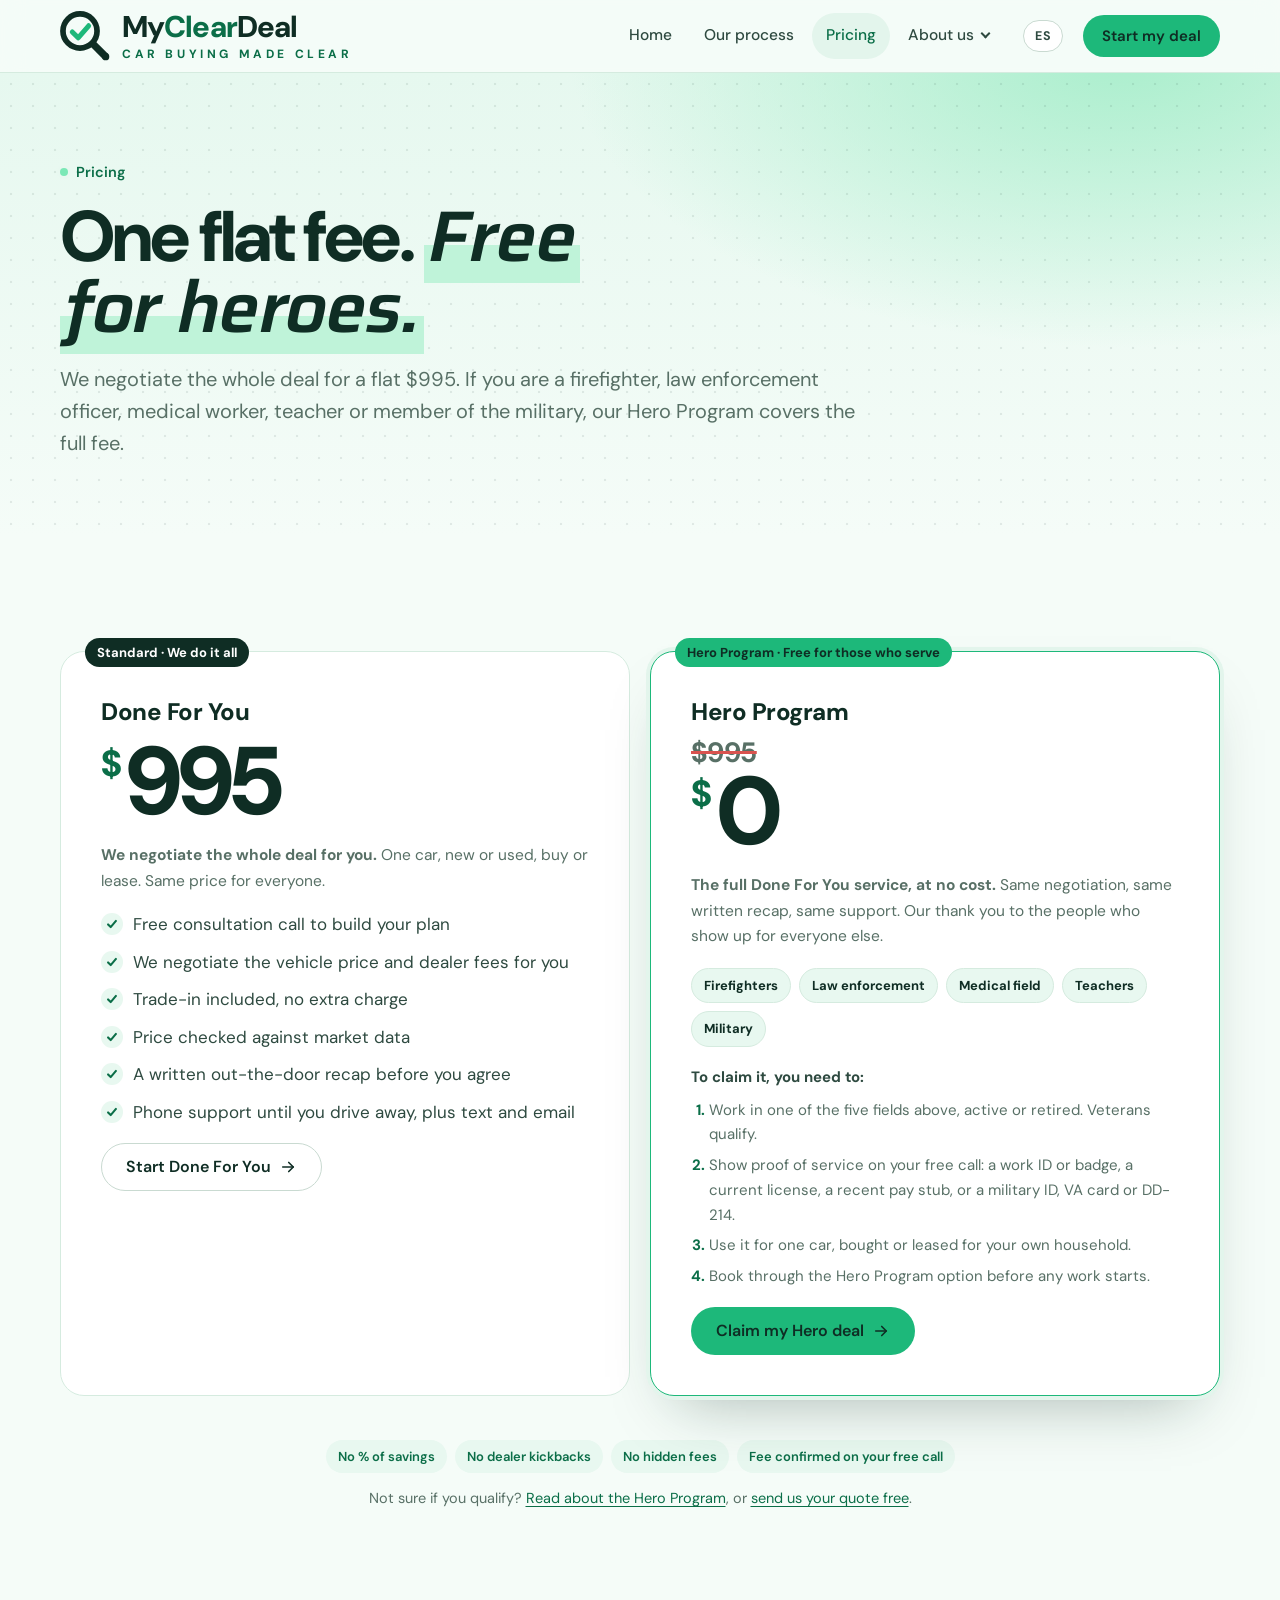
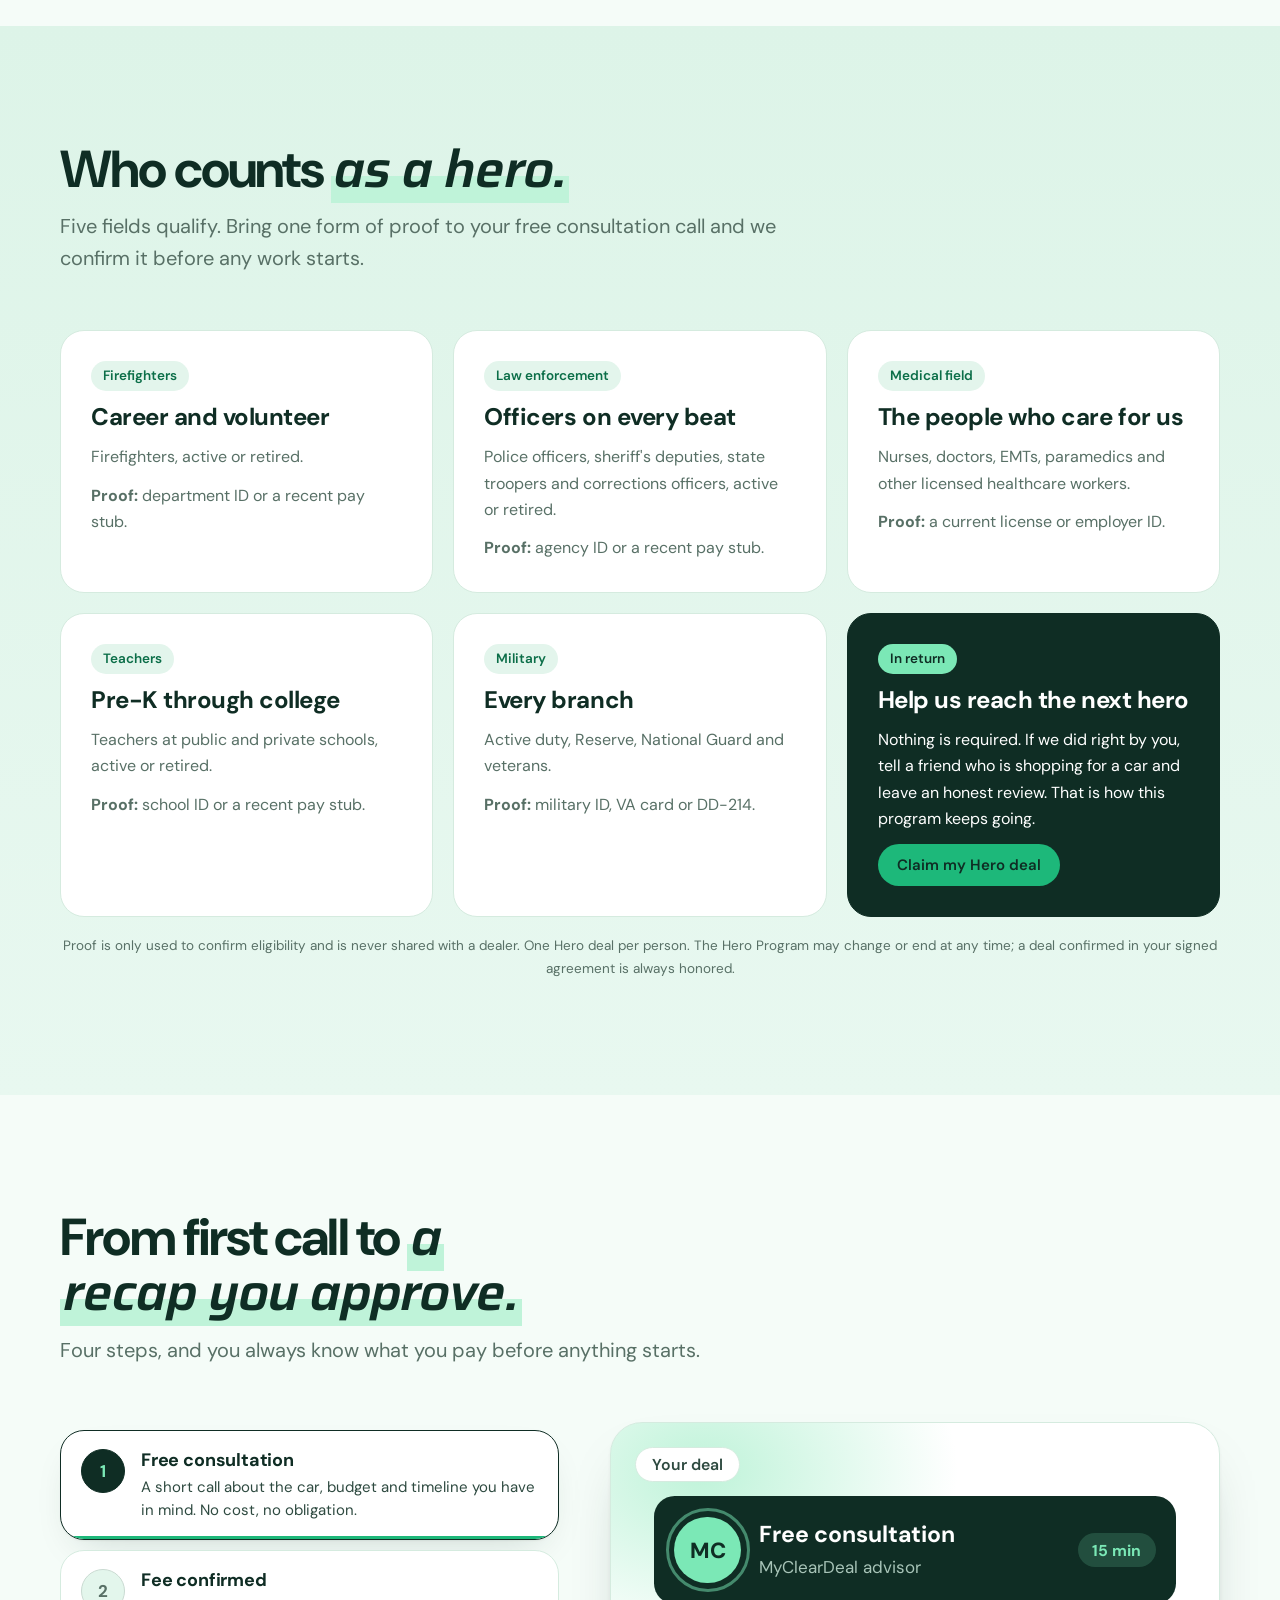
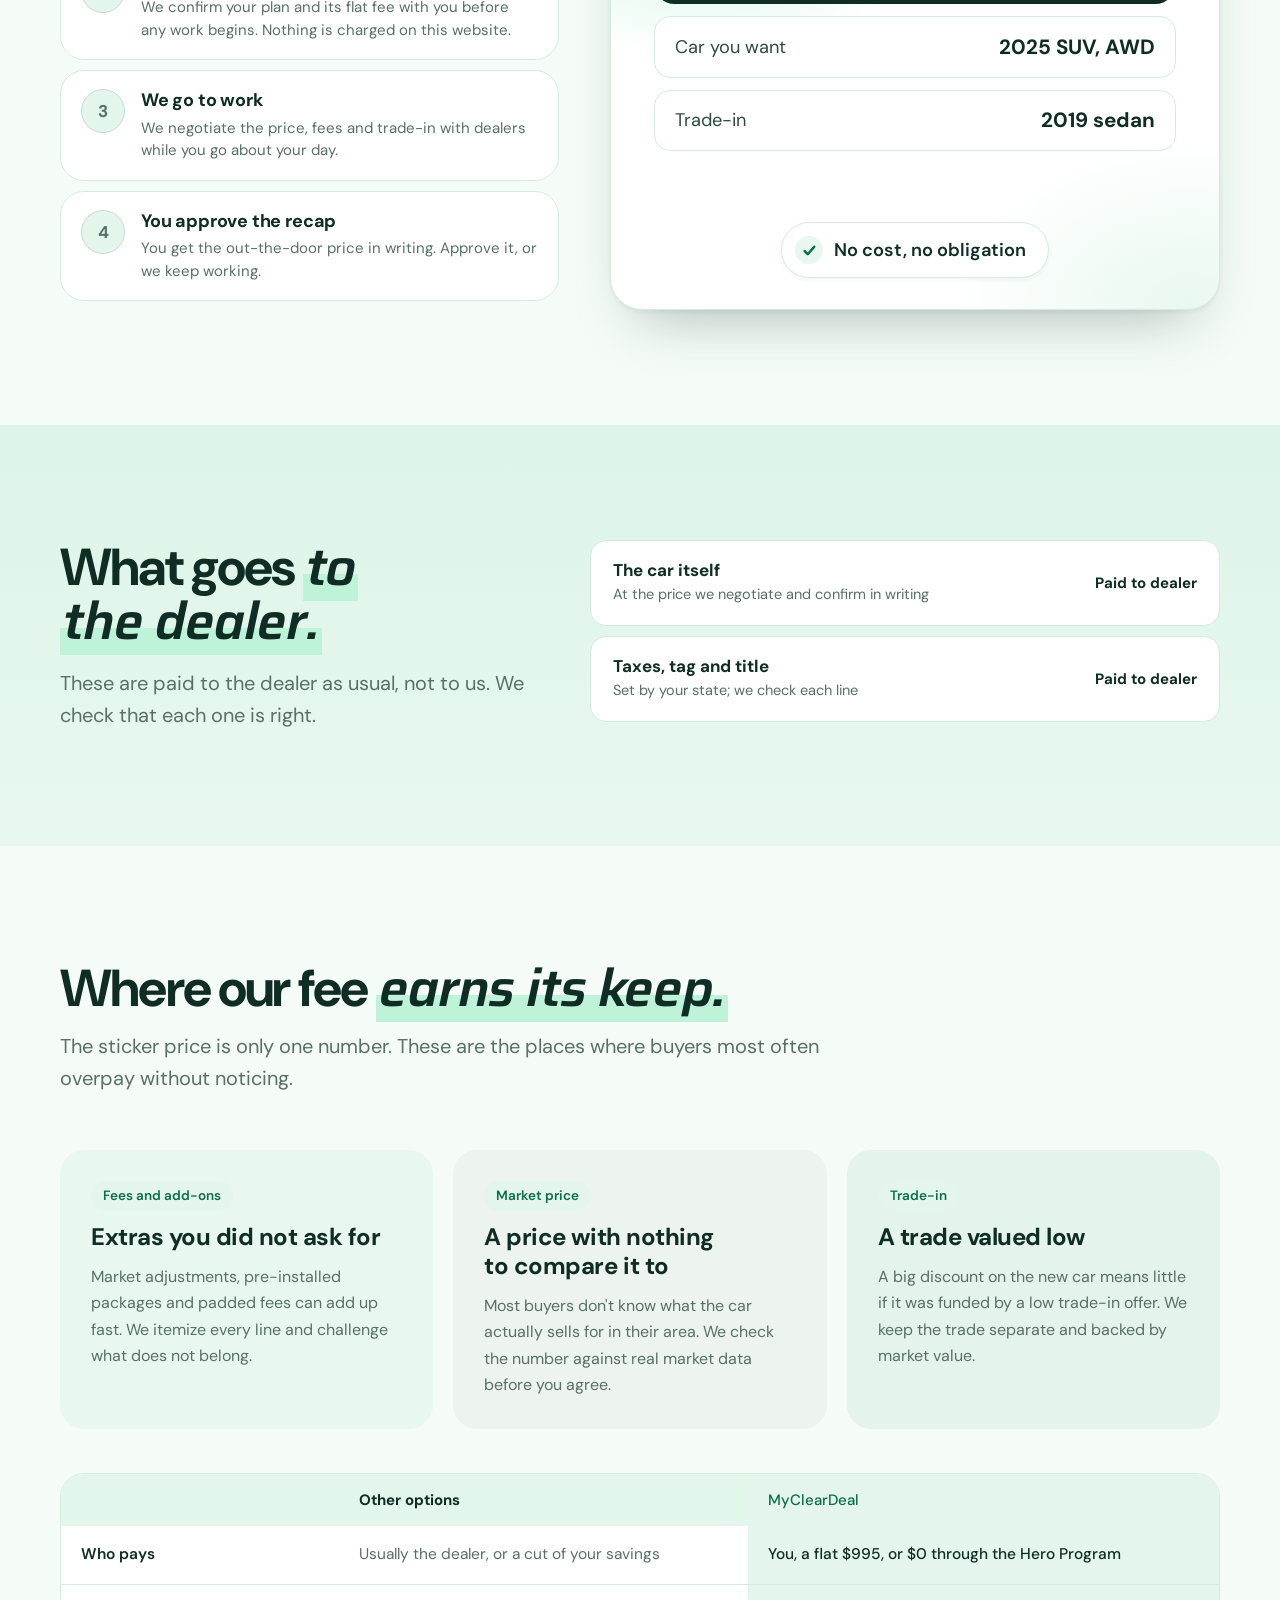
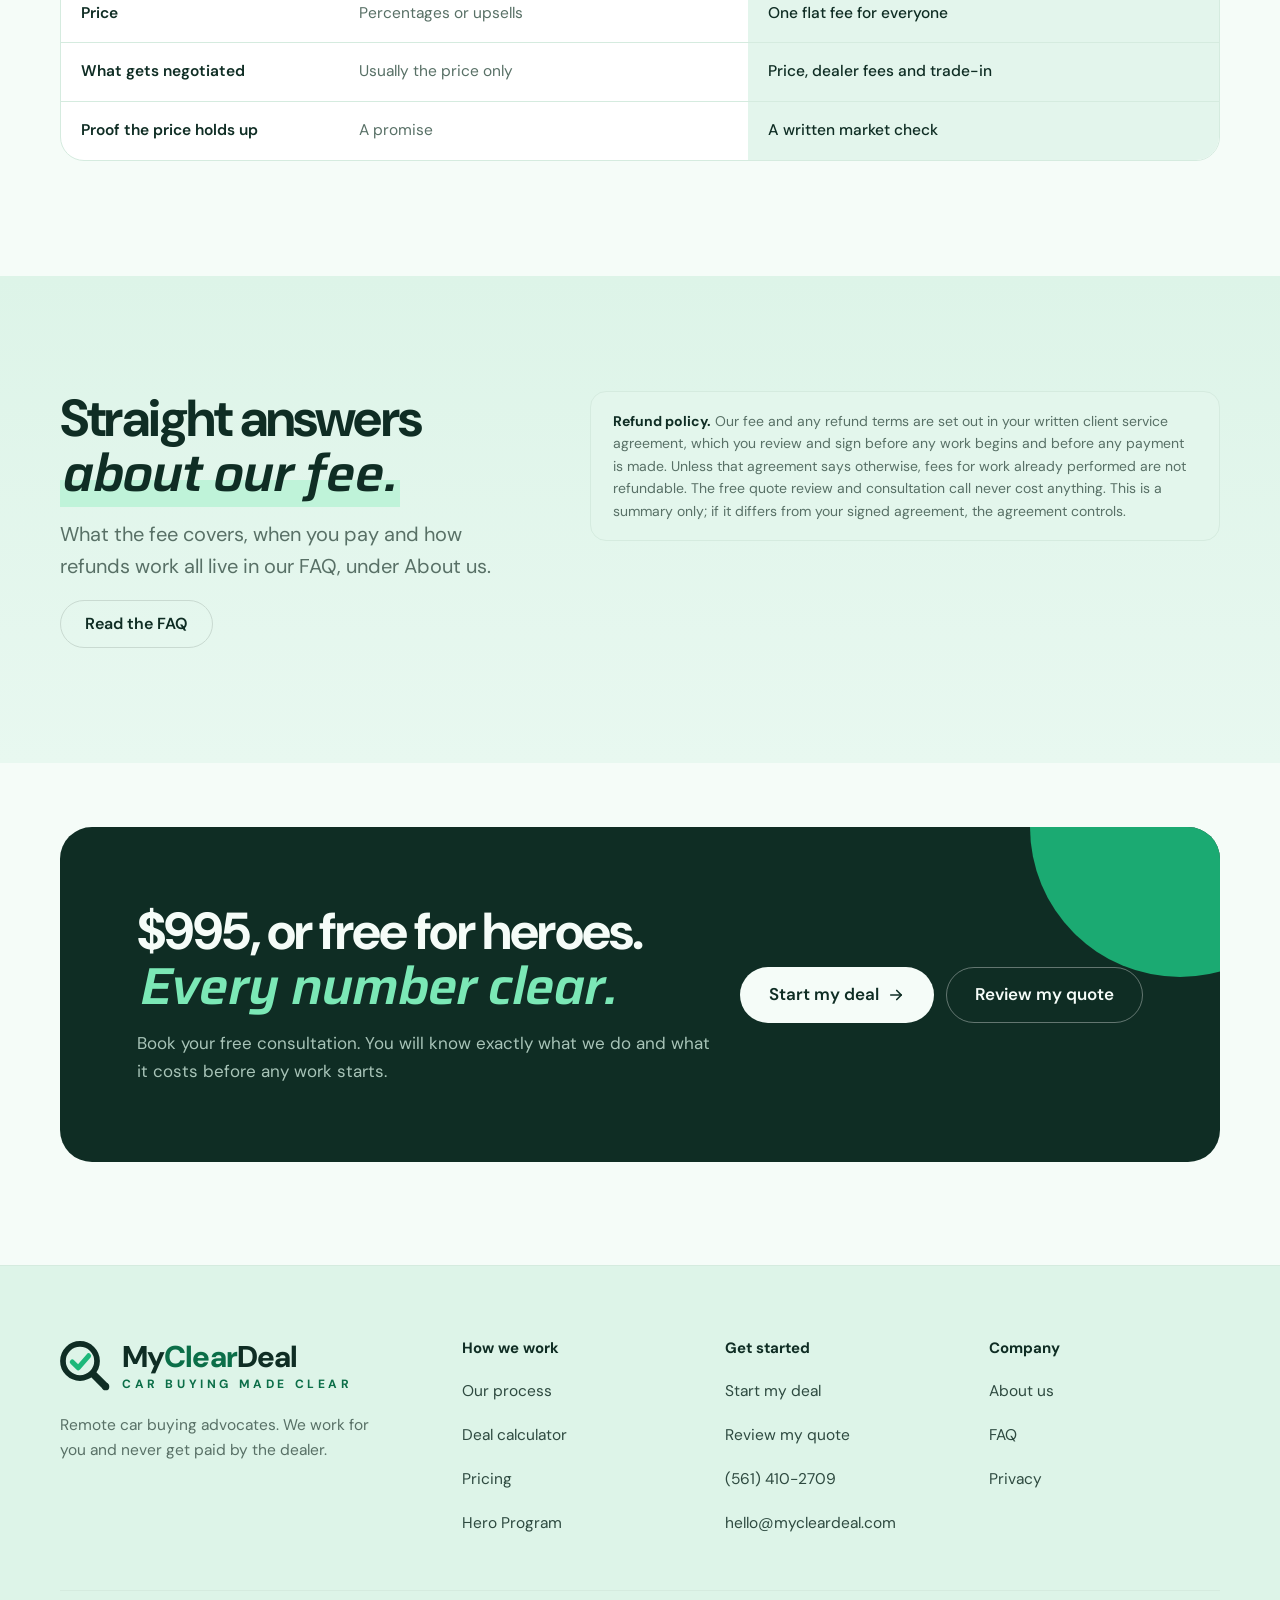
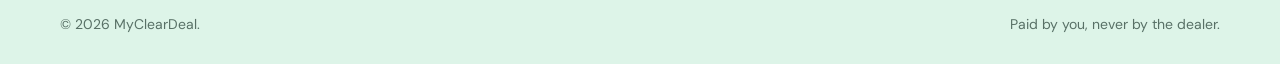
<file: pricing.html>
<!doctype html>
<html lang="en" data-backdrop="mint">
<head>
<meta charset="utf-8">
<meta name="viewport" content="width=device-width, initial-scale=1, viewport-fit=cover">
<script>document.documentElement.className+=" js";try{if("scrollRestoration" in history)history.scrollRestoration="manual"}catch(e){}</script>
<title>Pricing | MyClearDeal</title>
<meta name="description" content="Done For You is a flat $995 for one car, or $0 through our Hero Program for firefighters, law enforcement officers, medical workers, teachers and military. No percentages, no hidden fees.">
<meta name="theme-color" content="#FFFFFF">
<link rel="canonical" href="https://mycleardeal.com/pricing">
<meta property="og:type" content="website">
<meta property="og:title" content="Pricing | MyClearDeal">
<meta property="og:description" content="Done For You is a flat $995 for one car, or $0 through our Hero Program for firefighters, law enforcement officers, medical workers, teachers and military. No percentages, no hidden fees.">
<meta property="og:image" content="https://mycleardeal.com/assets/img/og-image.png">
<meta name="twitter:card" content="summary_large_image">
<link rel="icon" href="assets/img/favicon.svg" type="image/svg+xml">
<link rel="icon" href="assets/img/favicon.png" type="image/png" sizes="64x64">
<link rel="apple-touch-icon" href="assets/img/apple-touch-icon.png">
<link rel="preconnect" href="https://fonts.googleapis.com">
<link rel="preconnect" href="https://fonts.gstatic.com" crossorigin>
<link rel="stylesheet" href="https://fonts.googleapis.com/css2?family=DM+Sans:opsz,wght@9..40,400;9..40,500;9..40,600;9..40,700;9..40,800&family=Saira:ital,wght@1,500;1,600;1,700&display=swap">
<link rel="stylesheet" href="site.css">
<script src="assets/i18n.js"></script>
<script type="application/ld+json">{"@context": "https://schema.org", "@type": "Service", "name": "Done For You car buying service", "serviceType": "Car buying advocate", "url": "https://mycleardeal.com/pricing", "provider": {"@type": "ProfessionalService", "@id": "https://mycleardeal.com/#business", "name": "MyClearDeal"}, "offers": [{"@type": "Offer", "name": "Done For You", "price": "995", "priceCurrency": "USD", "url": "https://mycleardeal.com/pricing#done-for-you"}, {"@type": "Offer", "name": "Hero Program", "price": "0", "priceCurrency": "USD", "url": "https://mycleardeal.com/heroes"}]}</script>
</head>
<body>
<a class="skip" href="#main">Skip to content</a>
<header class="header"><div class="wrap">
<a class="brand" href="/" aria-label="MyClearDeal home"><svg aria-hidden="true" viewBox="70 61 220 220"><circle cx="158" cy="149" r="75" fill="none" stroke="currentColor" stroke-width="25"/><path d="M211 202L271 262" stroke="currentColor" stroke-width="32"/><circle cx="271" cy="262" r="16" fill="currentColor"/><path d="M124 153L150 179L196 126" fill="none" stroke="var(--blue)" stroke-width="22" stroke-linecap="round" stroke-linejoin="round"/></svg><span class="brand-name"><span>My<b>Clear</b>Deal</span><small data-no-i18n>Car buying made clear</small></span></a>
<ul class="nav" id="nav"><li><a href="/">Home</a></li><li><a href="/how-it-works">Our process</a></li><li><a href="/pricing" aria-current="page">Pricing</a></li><li class="has-sub"><a href="/about">About us</a><ul class="sub"><li><a href="/about#story">Our story</a></li><li><a href="/about#faq">FAQ</a></li></ul></li></ul>
<button class="lang-btn" type="button" data-lang-toggle lang="es" aria-label="Ver esta página en español">ES</button>
<a class="btn btn-primary btn-sm" href="/start">Start my deal</a>
<button class="menu-btn" type="button" aria-controls="nav" aria-expanded="false">Menu</button>
</div></header>
<main id="main">

<section class="page-head"><div class="wrap">
<span class="crumbs">Pricing</span>
<h1>One flat fee. <em>Free for heroes.</em></h1>
<p class="lede">We negotiate the whole deal for a flat $995. If you are a firefighter, law enforcement officer, medical worker, teacher or member of the military, our Hero Program covers the full fee.</p>

</div></section>


<section class="section"><div class="wrap">
<div class="plans plans-two" id="fee">
<div class="plan" id="done-for-you"><span class="badge badge-soft">Standard &middot; We do it all</span>
<h3 class="plan-name">Done For You</h3>
<div class="price"><sup>$</sup>995</div>
<p class="price-note"><strong>We negotiate the whole deal for you.</strong> One car, new or used, buy or lease. Same price for everyone.</p>
<ul class="checks"><li>Free consultation call to build your plan</li><li>We negotiate the vehicle price and dealer fees for you</li><li>Trade-in included, no extra charge</li><li>Price checked against market data</li><li>A written out-the-door recap before you agree</li><li>Phone support until you drive away, plus text and email</li></ul>
<a class="btn btn-ghost" href="/start?plan=done">Start Done For You <svg aria-hidden="true" viewBox="0 0 24 24" fill="none" stroke="currentColor" stroke-width="2.2" stroke-linecap="round" stroke-linejoin="round"><path d="M5 12h14"/><path d="M13 6l6 6-6 6"/></svg></a>
</div>
<div class="plan featured plan-hero" id="hero"><span class="badge">Hero Program &middot; Free for those who serve</span>
<h3 class="plan-name">Hero Program</h3>
<div class="price-stack"><span class="price-was"><span class="sr-only">Regular price </span><s>$995</s></span><div class="price"><sup>$</sup>0<span class="sr-only"> for heroes</span></div></div>
<p class="price-note"><strong>The full Done For You service, at no cost.</strong> Same negotiation, same written recap, same support. Our thank you to the people who show up for everyone else.</p>
<div class="hp-who" aria-label="Who qualifies"><span>Firefighters</span><span>Law enforcement</span><span>Medical field</span><span>Teachers</span><span>Military</span></div>
<div class="hp-rules"><b>To claim it, you need to:</b>
<ol><li>Work in one of the five fields above, active or retired. Veterans qualify.</li><li>Show proof of service on your free call: a work ID or badge, a current license, a recent pay stub, or a military ID, VA card or DD-214.</li><li>Use it for one car, bought or leased for your own household.</li><li>Book through the Hero Program option before any work starts.</li></ol></div>
<a class="btn btn-primary" href="/start?plan=hero">Claim my Hero deal <svg aria-hidden="true" viewBox="0 0 24 24" fill="none" stroke="currentColor" stroke-width="2.2" stroke-linecap="round" stroke-linejoin="round"><path d="M5 12h14"/><path d="M13 6l6 6-6 6"/></svg></a>
</div>
</div>
<div class="never mt" aria-label="What you will never pay" style="justify-content:center"><span>No % of savings</span><span>No dealer kickbacks</span><span>No hidden fees</span><span>Fee confirmed on your free call</span></div>
<p class="small" style="text-align:center;margin-top:14px">Not sure if you qualify? <a href="/heroes">Read about the Hero Program</a>, or <a href="/#review">send us your quote free</a>.</p>
</div></section>

<section class="section alt" id="hero-program"><div class="wrap">
<div class="shead"><h2>Who counts <em>as a hero.</em></h2><p class="lede">Five fields qualify. Bring one form of proof to your free consultation call and we confirm it before any work starts.</p></div>
<div class="grid3">
<div class="card t-peach"><span class="tag">Firefighters</span><h3>Career and volunteer</h3><p>Firefighters, active or retired.</p><p class="small"><strong>Proof:</strong> department ID or a recent pay stub.</p></div>
<div class="card t-sky"><span class="tag">Law enforcement</span><h3>Officers on every beat</h3><p>Police officers, sheriff's deputies, state troopers and corrections officers, active or retired.</p><p class="small"><strong>Proof:</strong> agency ID or a recent pay stub.</p></div>
<div class="card t-mint"><span class="tag">Medical field</span><h3>The people who care for us</h3><p>Nurses, doctors, EMTs, paramedics and other licensed healthcare workers.</p><p class="small"><strong>Proof:</strong> a current license or employer ID.</p></div>
<div class="card t-lilac"><span class="tag">Teachers</span><h3>Pre-K through college</h3><p>Teachers at public and private schools, active or retired.</p><p class="small"><strong>Proof:</strong> school ID or a recent pay stub.</p></div>
<div class="card t-sky"><span class="tag">Military</span><h3>Every branch</h3><p>Active duty, Reserve, National Guard and veterans.</p><p class="small"><strong>Proof:</strong> military ID, VA card or DD-214.</p></div>
<div class="card hp-ask"><span class="tag">In return</span><h3>Help us reach the next hero</h3><p>Nothing is required. If we did right by you, tell a friend who is shopping for a car and leave an honest review. That is how this program keeps going.</p><a class="btn btn-primary btn-sm" href="/start?plan=hero" style="justify-self:start">Claim my Hero deal</a></div>
</div>
<p class="fine" style="text-align:center;margin-top:18px">Proof is only used to confirm eligibility and is never shared with a dealer. One Hero deal per person. The Hero Program may change or end at any time; a deal confirmed in your signed agreement is always honored.</p>
</div></section>

<section class="section" id="steps"><div class="wrap">
<div class="shead"><h2>From first call to <em>a recap you approve.</em></h2><p class="lede">Four steps, and you always know what you pay before anything starts.</p></div>
<div class="pflow" data-pflow>
<ol class="pf-list" role="tablist" aria-label="Pricing steps"><li><button class="pf-step" type="button" role="tab" id="pf-t0" aria-controls="pf-s0" aria-selected="false" tabindex="-1"><span class="pf-num">1</span><span class="pf-txt"><b>Free consultation</b><span>A short call about the car, budget and timeline you have in mind. No cost, no obligation.</span></span><i class="pf-bar" aria-hidden="true"></i></button></li><li><button class="pf-step" type="button" role="tab" id="pf-t1" aria-controls="pf-s1" aria-selected="false" tabindex="-1"><span class="pf-num">2</span><span class="pf-txt"><b>Fee confirmed</b><span>We confirm your plan and its flat fee with you before any work begins. Nothing is charged on this website.</span></span><i class="pf-bar" aria-hidden="true"></i></button></li><li><button class="pf-step" type="button" role="tab" id="pf-t2" aria-controls="pf-s2" aria-selected="false" tabindex="-1"><span class="pf-num">3</span><span class="pf-txt"><b>We go to work</b><span>We negotiate the price, fees and trade-in with dealers while you go about your day.</span></span><i class="pf-bar" aria-hidden="true"></i></button></li><li><button class="pf-step" type="button" role="tab" id="pf-t3" aria-controls="pf-s3" aria-selected="false" tabindex="-1"><span class="pf-num">4</span><span class="pf-txt"><b>You approve the recap</b><span>You get the out-the-door price in writing. Approve it, or we keep working.</span></span><i class="pf-bar" aria-hidden="true"></i></button></li></ol>
<div class="pf-stage">
<span class="pf-tag">Your deal</span>
<div class="pf-scene" role="tabpanel" id="pf-s0" aria-labelledby="pf-t0">
<div class="pf-card a" style="--d:.05s"><div class="pf-avatar"><span>MC</span><i></i></div><div class="pf-call"><b>Free consultation</b><span>MyClearDeal advisor</span></div><span class="pf-live a" style="--d:.5s">15 min</span></div>
<div class="pf-row a" style="--d:.7s"><span>Car you want</span><b>2025 SUV, AWD</b></div>
<div class="pf-row a" style="--d:.85s"><span>Trade-in</span><b>2019 sedan</b></div>
<div class="pf-toast a" style="--d:1.8s"><i></i>No cost, no obligation</div>
</div>
<div class="pf-scene" role="tabpanel" id="pf-s1" aria-labelledby="pf-t1" hidden>
<div class="pf-fee a" style="--d:.05s"><small>Done For You, one car</small><div class="pf-price"><sup>$</sup>995</div>
<div class="pf-row"><span>Percent of your savings</span><b>$0</b></div><div class="pf-row"><span>Paid by the dealer</span><b>$0</b></div><div class="pf-row"><span>Hidden fees</span><b>$0</b></div></div>
<span class="pf-stamp a" style="--d:1.2s">Confirmed before any work</span>
</div>
<div class="pf-scene" role="tabpanel" id="pf-s2" aria-labelledby="pf-t2" hidden>
<div class="pf-dealer a" style="--d:.1s"><span>Dealer A</span><b>$43,980</b></div>
<div class="pf-dealer a" style="--d:.45s"><span>Dealer B</span><b>$42,640</b></div>
<div class="pf-dealer best a" style="--d:.8s"><span>Dealer C<em>Best written offer</em></span><b>$42,129</b></div>
<div class="pf-toast a" style="--d:1.8s"><i></i>Fees and trade-in negotiated too</div>
</div>
<div class="pf-scene" role="tabpanel" id="pf-s3" aria-labelledby="pf-t3" hidden>
<div class="pf-doc a" style="--d:.05s"><div class="pf-doc-head"><b>Your deal recap</b><span>In writing</span></div>
<div class="pf-check a" style="--d:.45s"><i></i>Vehicle price<b>$38,450</b></div>
<div class="pf-check a" style="--d:.65s"><i></i>Fees itemized<b>$899</b></div>
<div class="pf-check a" style="--d:.85s"><i></i>Trade-in<b>$16,100</b></div>
<div class="pf-check a" style="--d:1.05s"><i></i>Market check<b>Market range</b></div>
<span class="pf-approve a" style="--d:1.5s">Approve recap</span></div>
</div>
</div>
</div>
</div></section>

<section class="section alt"><div class="wrap">
<div class="split">
<div class="stack"><h2>What goes <em>to the dealer.</em></h2><p class="lede">These are paid to the dealer as usual, not to us. We check that each one is right.</p></div>
<div>
<div class="addon"><div><b>The car itself</b><span>At the price we negotiate and confirm in writing</span></div><em>Paid to dealer</em></div>
<div class="addon"><div><b>Taxes, tag and title</b><span>Set by your state; we check each line</span></div><em>Paid to dealer</em></div>
</div>
</div>
</div></section>

<section class="section"><div class="wrap">
<div class="shead"><h2>Where our fee <em>earns its keep.</em></h2><p class="lede">The sticker price is only one number. These are the places where buyers most often overpay without noticing.</p></div>
<div class="grid3">
<div class="card t-peach"><span class="tag">Fees and add-ons</span><h3>Extras you did not ask for</h3><p>Market adjustments, pre-installed packages and padded fees can add up fast. We itemize every line and challenge what does not belong.</p></div>
<div class="card t-lilac"><span class="tag">Market price</span><h3>A price with nothing to compare it to</h3><p>Most buyers don't know what the car actually sells for in their area. We check the number against real market data before you agree.</p></div>
<div class="card t-sky"><span class="tag">Trade-in</span><h3>A trade valued low</h3><p>A big discount on the new car means little if it was funded by a low trade-in offer. We keep the trade separate and backed by market value.</p></div>
</div>
<div class="cmp-wrap mt"><table class="cmp"><thead><tr><th scope="col"><span class="sr-only">Question</span></th><th scope="col">Other options</th><th scope="col" class="us">MyClearDeal</th></tr></thead><tbody><tr><th scope="row">Who pays</th><td data-label="Others">Usually the dealer, or a cut of your savings</td><td class="us" data-label="MyClearDeal">You, a flat $995, or $0 through the Hero Program</td></tr><tr><th scope="row">Price</th><td data-label="Others">Percentages or upsells</td><td class="us" data-label="MyClearDeal">One flat fee for everyone</td></tr><tr><th scope="row">What gets negotiated</th><td data-label="Others">Usually the price only</td><td class="us" data-label="MyClearDeal">Price, dealer fees and trade-in</td></tr><tr><th scope="row">Proof the price holds up</th><td data-label="Others">A promise</td><td class="us" data-label="MyClearDeal">A written market check</td></tr></tbody></table></div>
</div></section>

<section class="section alt"><div class="wrap">
<div class="split">
<div class="stack"><h2>Straight answers <em>about our fee.</em></h2><p class="lede">What the fee covers, when you pay and how refunds work all live in our FAQ, under About us.</p><a class="btn btn-ghost" href="/about#faq" style="justify-self:start">Read the FAQ</a></div>
<p class="disclaimer" style="margin:0"><strong>Refund policy.</strong> Our fee and any refund terms are set out in your written client service agreement, which you review and sign before any work begins and before any payment is made. Unless that agreement says otherwise, fees for work already performed are not refundable. The free quote review and consultation call never cost anything. This is a summary only; if it differs from your signed agreement, the agreement controls.</p>
</div>
</div></section>


<section class="section-tight"><div class="wrap">
<div class="cta">
<div><h2>$995, or free for heroes. <em>Every number clear.</em></h2><p>Book your free consultation. You will know exactly what we do and what it costs before any work starts.</p></div>
<div class="btn-row"><a class="btn btn-primary btn-lg" href="/start">Start my deal <svg aria-hidden="true" viewBox="0 0 24 24" fill="none" stroke="currentColor" stroke-width="2.2" stroke-linecap="round" stroke-linejoin="round"><path d="M5 12h14"/><path d="M13 6l6 6-6 6"/></svg></a><a class="btn btn-ghost btn-lg" href="/#review">Review my quote</a></div>
</div>
</div></section>
</main>
<footer class="footer"><div class="wrap">
<div class="foot-grid">
<div class="foot-brand"><a class="brand" href="/" aria-label="MyClearDeal home"><svg aria-hidden="true" viewBox="70 61 220 220"><circle cx="158" cy="149" r="75" fill="none" stroke="currentColor" stroke-width="25"/><path d="M211 202L271 262" stroke="currentColor" stroke-width="32"/><circle cx="271" cy="262" r="16" fill="currentColor"/><path d="M124 153L150 179L196 126" fill="none" stroke="var(--blue)" stroke-width="22" stroke-linecap="round" stroke-linejoin="round"/></svg><span class="brand-name"><span>My<b>Clear</b>Deal</span><small data-no-i18n>Car buying made clear</small></span></a><p>Remote car buying advocates. We work for you and never get paid by the dealer.</p></div>
<div><h4>How we work</h4><ul><li><a href="/how-it-works">Our process</a></li><li><a href="/calculator">Deal calculator</a></li><li><a href="/pricing">Pricing</a></li><li><a href="/heroes">Hero Program</a></li></ul></div>
<div><h4>Get started</h4><ul><li><a href="/start">Start my deal</a></li><li><a href="/#review">Review my quote</a></li><li><a href="tel:+15614102709">(561) 410-2709</a></li><li data-email-item hidden><a href="#" data-email></a></li></ul></div>
<div><h4>Company</h4><ul><li><a href="/about">About us</a></li><li><a href="/about#faq">FAQ</a></li><li><a href="/privacy">Privacy</a></li></ul></div>
</div>
<div class="foot-base"><span>&copy; <span data-year>2026</span> MyClearDeal.</span><!-- [LEGAL ENTITY NAME] --><span>Paid by you, never by the dealer.</span></div>
</div></footer>
<div class="mobile-cta">
<a class="btn btn-ghost" href="/#review">Review my quote</a>
<a class="btn btn-primary" href="/start">Start my deal</a>
</div>
<script src="site.js" defer></script>
</body>
</html>
</file>
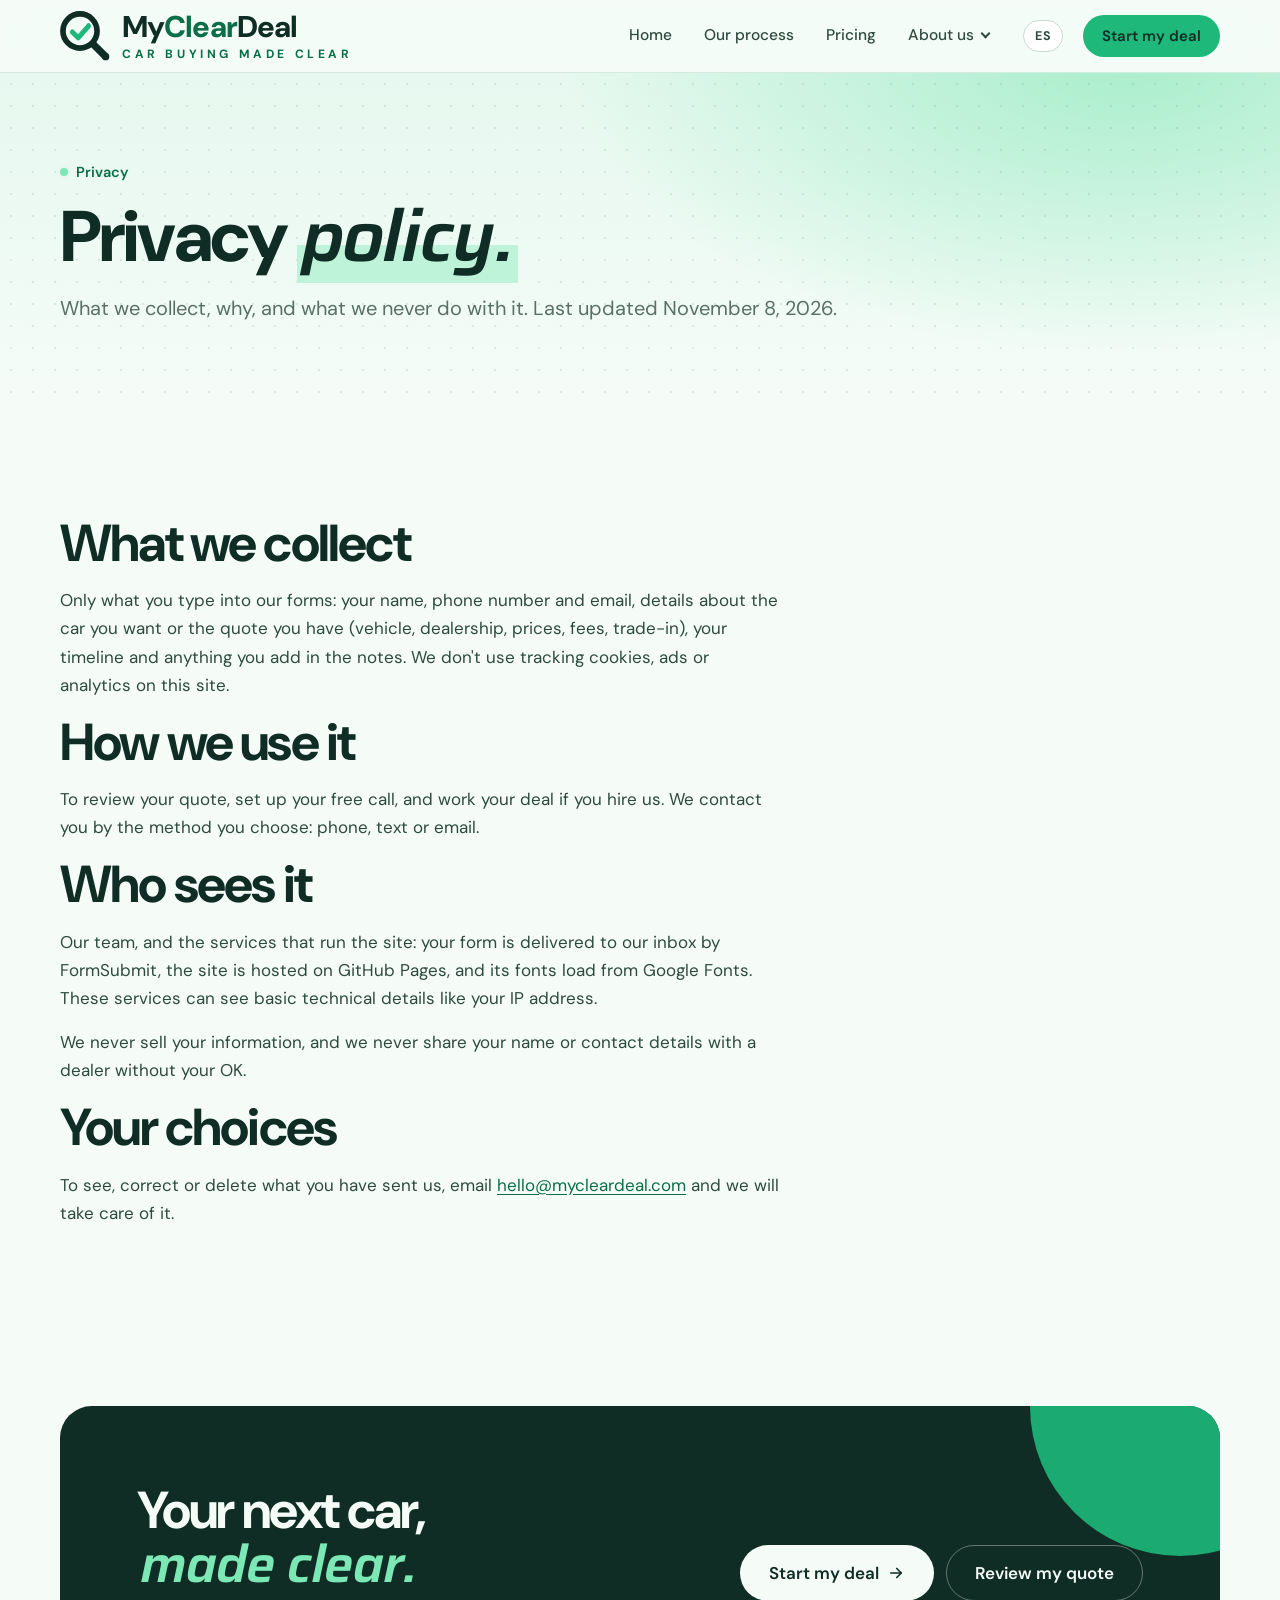
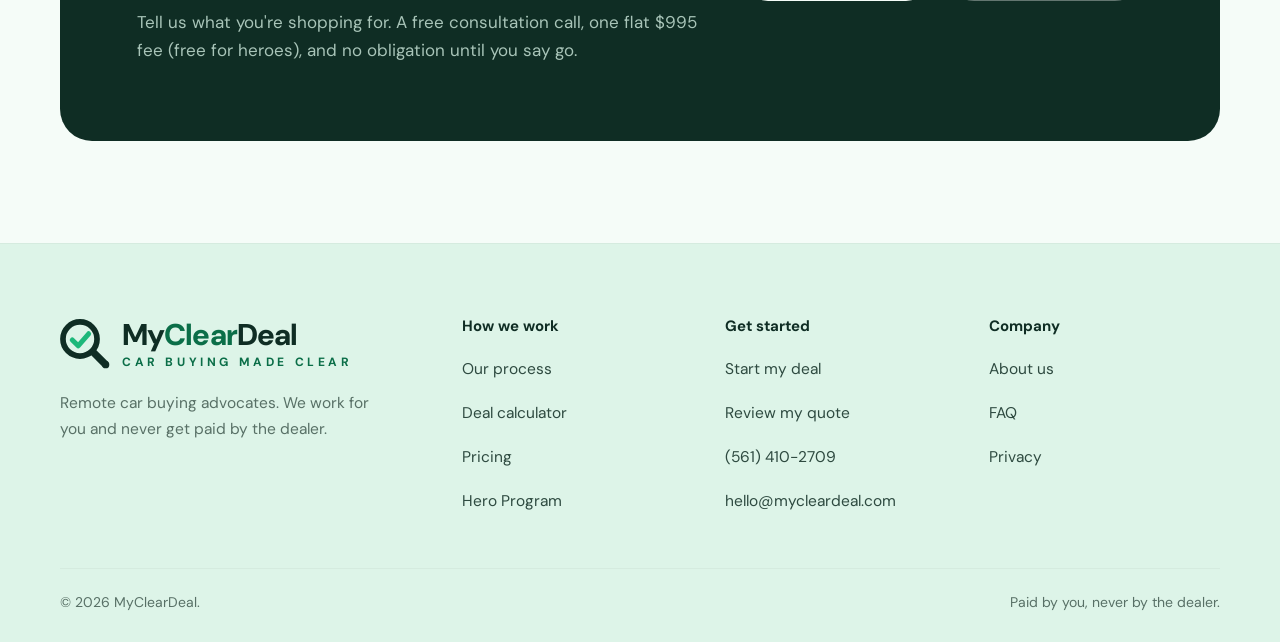
<file: privacy.html>
<!doctype html>
<html lang="en" data-backdrop="mint">
<head>
<meta charset="utf-8">
<meta name="viewport" content="width=device-width, initial-scale=1, viewport-fit=cover">
<script>document.documentElement.className+=" js";try{if("scrollRestoration" in history)history.scrollRestoration="manual"}catch(e){}</script>
<title>Privacy | MyClearDeal</title>
<meta name="description" content="How MyClearDeal handles the information you share through this website.">
<meta name="theme-color" content="#FFFFFF">
<link rel="canonical" href="https://mycleardeal.com/privacy">
<meta property="og:type" content="website">
<meta property="og:title" content="Privacy | MyClearDeal">
<meta property="og:description" content="How MyClearDeal handles the information you share through this website.">
<meta property="og:image" content="https://mycleardeal.com/assets/img/og-image.png">
<meta name="twitter:card" content="summary_large_image">
<link rel="icon" href="assets/img/favicon.svg" type="image/svg+xml">
<link rel="icon" href="assets/img/favicon.png" type="image/png" sizes="64x64">
<link rel="apple-touch-icon" href="assets/img/apple-touch-icon.png">
<link rel="preconnect" href="https://fonts.googleapis.com">
<link rel="preconnect" href="https://fonts.gstatic.com" crossorigin>
<link rel="stylesheet" href="https://fonts.googleapis.com/css2?family=DM+Sans:opsz,wght@9..40,400;9..40,500;9..40,600;9..40,700;9..40,800&family=Saira:ital,wght@1,500;1,600;1,700&display=swap">
<link rel="stylesheet" href="site.css">
<script src="assets/i18n.js"></script>
</head>
<body>
<a class="skip" href="#main">Skip to content</a>
<header class="header"><div class="wrap">
<a class="brand" href="/" aria-label="MyClearDeal home"><svg aria-hidden="true" viewBox="70 61 220 220"><circle cx="158" cy="149" r="75" fill="none" stroke="currentColor" stroke-width="25"/><path d="M211 202L271 262" stroke="currentColor" stroke-width="32"/><circle cx="271" cy="262" r="16" fill="currentColor"/><path d="M124 153L150 179L196 126" fill="none" stroke="var(--blue)" stroke-width="22" stroke-linecap="round" stroke-linejoin="round"/></svg><span class="brand-name"><span>My<b>Clear</b>Deal</span><small data-no-i18n>Car buying made clear</small></span></a>
<ul class="nav" id="nav"><li><a href="/">Home</a></li><li><a href="/how-it-works">Our process</a></li><li><a href="/pricing">Pricing</a></li><li class="has-sub"><a href="/about">About us</a><ul class="sub"><li><a href="/about#story">Our story</a></li><li><a href="/about#faq">FAQ</a></li></ul></li></ul>
<button class="lang-btn" type="button" data-lang-toggle lang="es" aria-label="Ver esta página en español">ES</button>
<a class="btn btn-primary btn-sm" href="/start">Start my deal</a>
<button class="menu-btn" type="button" aria-controls="nav" aria-expanded="false">Menu</button>
</div></header>
<main id="main">

<section class="page-head"><div class="wrap">
<span class="crumbs">Privacy</span>
<h1>Privacy <em>policy.</em></h1>
<p class="lede">What we collect, why, and what we never do with it. Last updated November 8, 2026.</p>

</div></section>

<section class="section"><div class="wrap">
<div class="prose">
<h2>What we collect</h2>
<p>Only what you type into our forms: your name, phone number and email, details about the car you want or the quote you have (vehicle, dealership, prices, fees, trade-in), your timeline and anything you add in the notes. We don't use tracking cookies, ads or analytics on this site.</p>
<h2>How we use it</h2>
<p>To review your quote, set up your free call, and work your deal if you hire us. We contact you by the method you choose: phone, text or email.</p>
<h2>Who sees it</h2>
<p>Our team, and the services that run the site: your form is delivered to our inbox by FormSubmit, the site is hosted on GitHub Pages, and its fonts load from Google Fonts. These services can see basic technical details like your IP address.</p>
<p>We never sell your information, and we never share your name or contact details with a dealer without your OK.</p>
<h2>Your choices</h2>
<p>To see, correct or delete what you have sent us, email <a href="mailto:hello@mycleardeal.com">hello@mycleardeal.com</a> and we will take care of it.</p>
</div>
</div></section>

<section class="section-tight"><div class="wrap">
<div class="cta">
<div><h2>Your next car, <em>made clear.</em></h2><p>Tell us what you're shopping for. A free consultation call, one flat $995 fee (free for heroes), and no obligation until you say go.</p></div>
<div class="btn-row"><a class="btn btn-primary btn-lg" href="/start">Start my deal <svg aria-hidden="true" viewBox="0 0 24 24" fill="none" stroke="currentColor" stroke-width="2.2" stroke-linecap="round" stroke-linejoin="round"><path d="M5 12h14"/><path d="M13 6l6 6-6 6"/></svg></a><a class="btn btn-ghost btn-lg" href="/#review">Review my quote</a></div>
</div>
</div></section>
</main>
<footer class="footer"><div class="wrap">
<div class="foot-grid">
<div class="foot-brand"><a class="brand" href="/" aria-label="MyClearDeal home"><svg aria-hidden="true" viewBox="70 61 220 220"><circle cx="158" cy="149" r="75" fill="none" stroke="currentColor" stroke-width="25"/><path d="M211 202L271 262" stroke="currentColor" stroke-width="32"/><circle cx="271" cy="262" r="16" fill="currentColor"/><path d="M124 153L150 179L196 126" fill="none" stroke="var(--blue)" stroke-width="22" stroke-linecap="round" stroke-linejoin="round"/></svg><span class="brand-name"><span>My<b>Clear</b>Deal</span><small data-no-i18n>Car buying made clear</small></span></a><p>Remote car buying advocates. We work for you and never get paid by the dealer.</p></div>
<div><h4>How we work</h4><ul><li><a href="/how-it-works">Our process</a></li><li><a href="/calculator">Deal calculator</a></li><li><a href="/pricing">Pricing</a></li><li><a href="/heroes">Hero Program</a></li></ul></div>
<div><h4>Get started</h4><ul><li><a href="/start">Start my deal</a></li><li><a href="/#review">Review my quote</a></li><li><a href="tel:+15614102709">(561) 410-2709</a></li><li data-email-item hidden><a href="#" data-email></a></li></ul></div>
<div><h4>Company</h4><ul><li><a href="/about">About us</a></li><li><a href="/about#faq">FAQ</a></li><li><a href="/privacy">Privacy</a></li></ul></div>
</div>
<div class="foot-base"><span>&copy; <span data-year>2026</span> MyClearDeal.</span><!-- [LEGAL ENTITY NAME] --><span>Paid by you, never by the dealer.</span></div>
</div></footer>
<div class="mobile-cta">
<a class="btn btn-ghost" href="/#review">Review my quote</a>
<a class="btn btn-primary" href="/start">Start my deal</a>
</div>
<script src="site.js" defer></script>
</body>
</html>
</file>
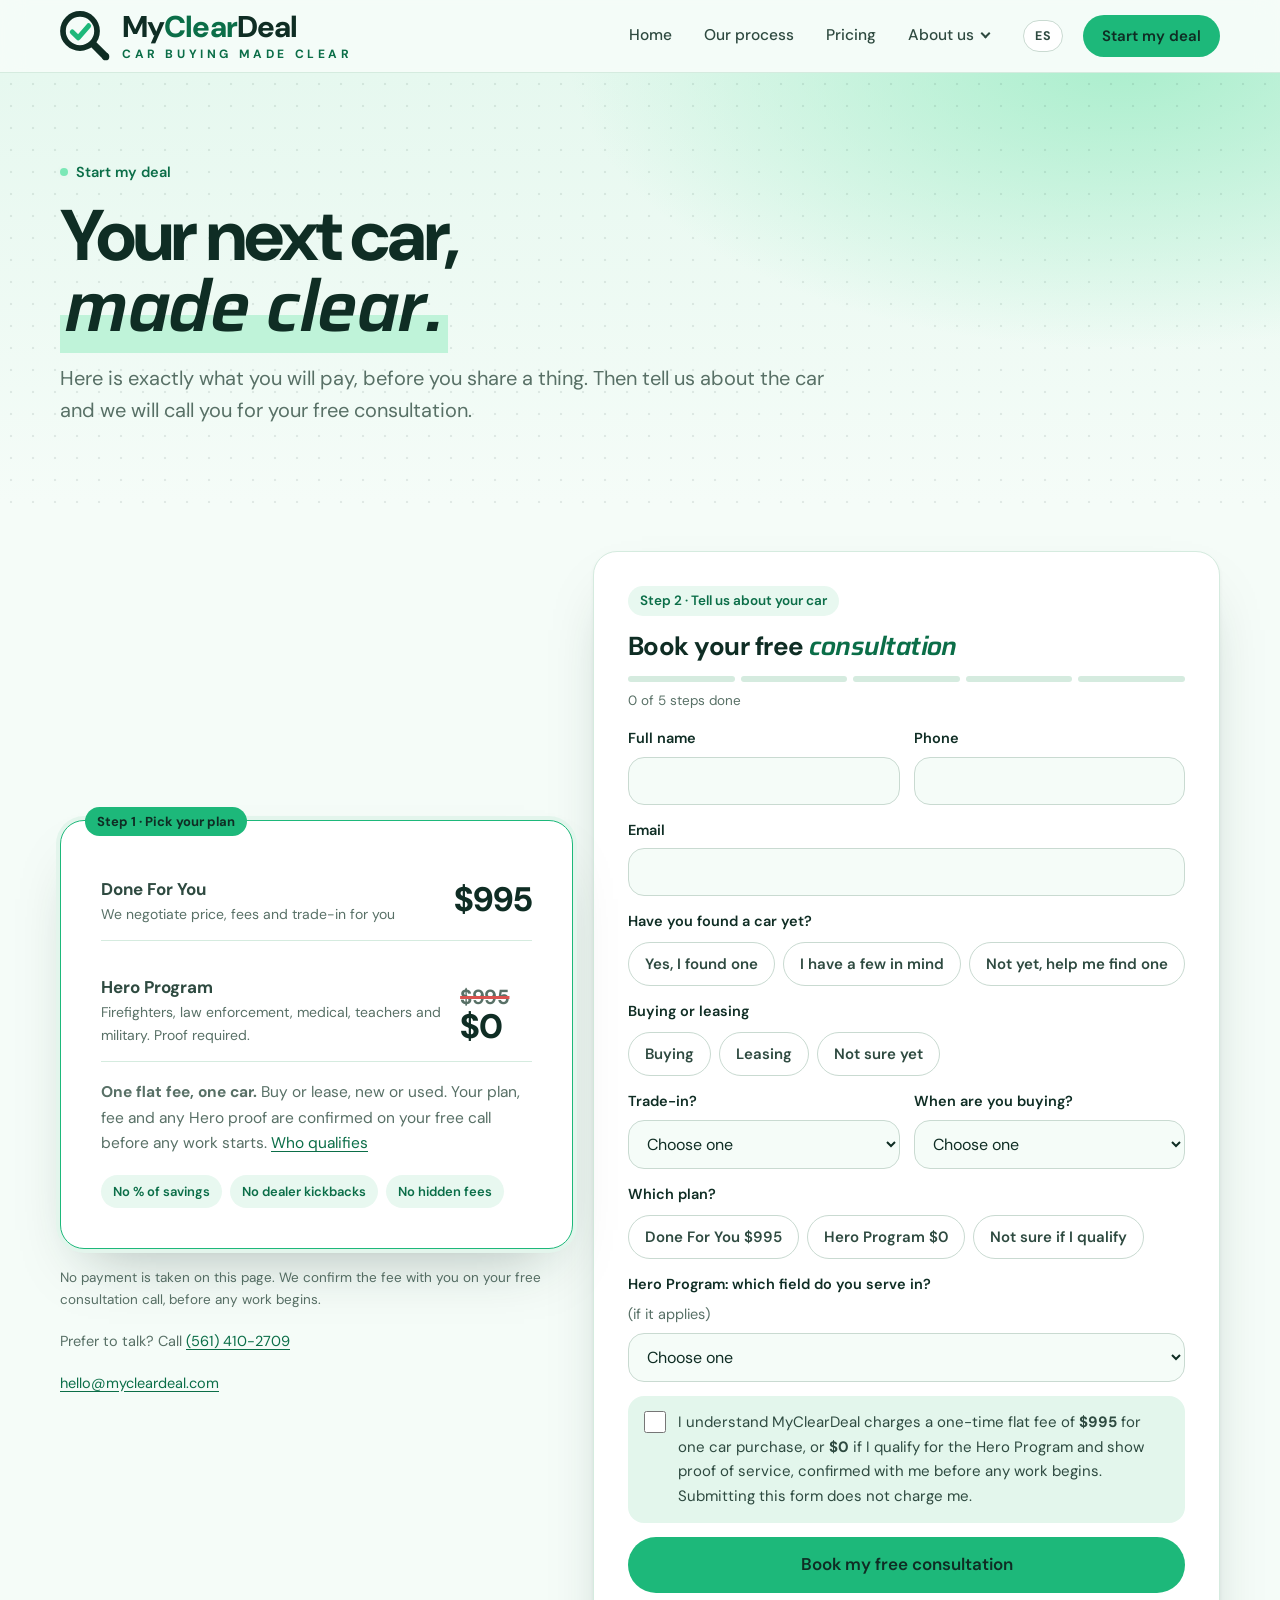
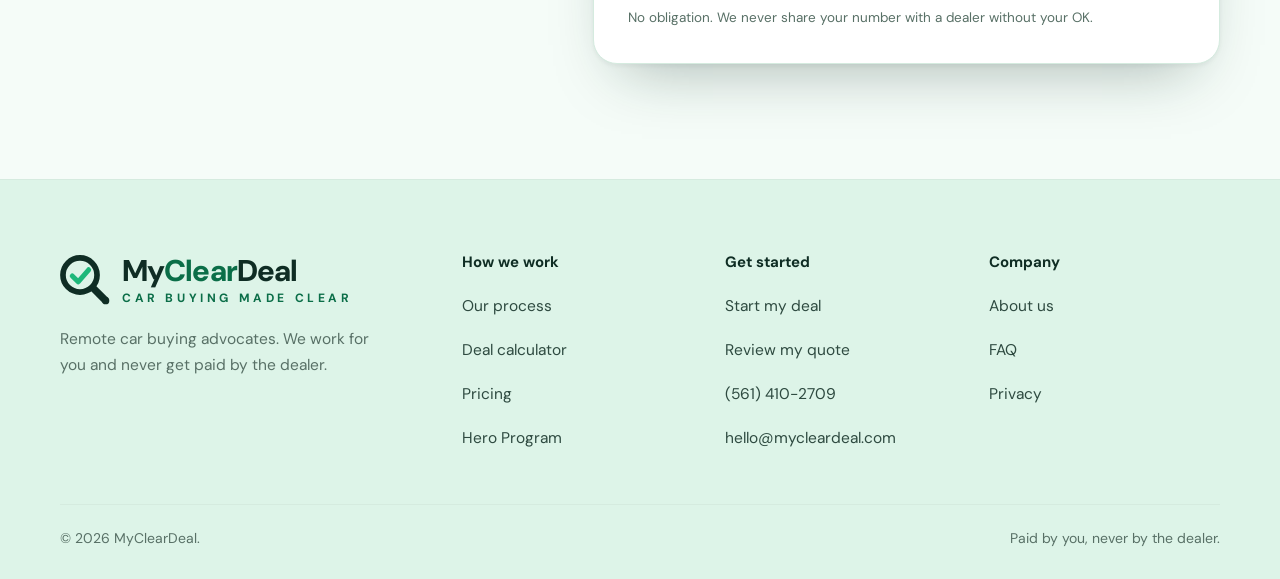
<file: start.html>
<!doctype html>
<html lang="en" data-backdrop="mint">
<head>
<meta charset="utf-8">
<meta name="viewport" content="width=device-width, initial-scale=1, viewport-fit=cover">
<script>document.documentElement.className+=" js";try{if("scrollRestoration" in history)history.scrollRestoration="manual"}catch(e){}</script>
<title>Start My Deal | MyClearDeal</title>
<meta name="description" content="Start your car deal with MyClearDeal: Done For You for a flat $995, or free through our Hero Program for firefighters, officers, medical workers, teachers and military. No obligation.">
<meta name="theme-color" content="#FFFFFF">
<link rel="canonical" href="https://mycleardeal.com/start">
<meta property="og:type" content="website">
<meta property="og:title" content="Start My Deal | MyClearDeal">
<meta property="og:description" content="Start your car deal with MyClearDeal: Done For You for a flat $995, or free through our Hero Program for firefighters, officers, medical workers, teachers and military. No obligation.">
<meta property="og:image" content="https://mycleardeal.com/assets/img/og-image.png">
<meta name="twitter:card" content="summary_large_image">
<link rel="icon" href="assets/img/favicon.svg" type="image/svg+xml">
<link rel="icon" href="assets/img/favicon.png" type="image/png" sizes="64x64">
<link rel="apple-touch-icon" href="assets/img/apple-touch-icon.png">
<link rel="preconnect" href="https://fonts.googleapis.com">
<link rel="preconnect" href="https://fonts.gstatic.com" crossorigin>
<link rel="stylesheet" href="https://fonts.googleapis.com/css2?family=DM+Sans:opsz,wght@9..40,400;9..40,500;9..40,600;9..40,700;9..40,800&family=Saira:ital,wght@1,500;1,600;1,700&display=swap">
<link rel="stylesheet" href="site.css">
<script src="assets/i18n.js"></script>
</head>
<body>
<a class="skip" href="#main">Skip to content</a>
<header class="header"><div class="wrap">
<a class="brand" href="/" aria-label="MyClearDeal home"><svg aria-hidden="true" viewBox="70 61 220 220"><circle cx="158" cy="149" r="75" fill="none" stroke="currentColor" stroke-width="25"/><path d="M211 202L271 262" stroke="currentColor" stroke-width="32"/><circle cx="271" cy="262" r="16" fill="currentColor"/><path d="M124 153L150 179L196 126" fill="none" stroke="var(--blue)" stroke-width="22" stroke-linecap="round" stroke-linejoin="round"/></svg><span class="brand-name"><span>My<b>Clear</b>Deal</span><small data-no-i18n>Car buying made clear</small></span></a>
<ul class="nav" id="nav"><li><a href="/">Home</a></li><li><a href="/how-it-works">Our process</a></li><li><a href="/pricing">Pricing</a></li><li class="has-sub"><a href="/about">About us</a><ul class="sub"><li><a href="/about#story">Our story</a></li><li><a href="/about#faq">FAQ</a></li></ul></li></ul>
<button class="lang-btn" type="button" data-lang-toggle lang="es" aria-label="Ver esta página en español">ES</button>
<a class="btn btn-primary btn-sm" href="/start">Start my deal</a>
<button class="menu-btn" type="button" aria-controls="nav" aria-expanded="false">Menu</button>
</div></header>
<main id="main">

<section class="page-head"><div class="wrap">
<span class="crumbs">Start my deal</span>
<h1>Your next car, <em>made clear.</em></h1>
<p class="lede">Here is exactly what you will pay, before you share a thing. Then tell us about the car and we will call you for your free consultation.</p>

</div></section>

<section class="section" style="padding-top:clamp(24px,4vw,48px)"><div class="wrap">
<div class="plans plans-start">
<div class="stack">
<div class="plan featured" id="fee"><span class="badge">Step 1 &middot; Pick your plan</span>
<div class="tier"><div><b>Done For You</b><span>We negotiate price, fees and trade-in for you</span></div><div class="tier-price">$995</div></div>
<div class="tier"><div><b>Hero Program</b><span>Firefighters, law enforcement, medical, teachers and military. Proof required.</span></div><div class="tier-price"><s class="price-was">$995</s> $0</div></div>
<p class="price-note"><strong>One flat fee, one car.</strong> Buy or lease, new or used. Your plan, fee and any Hero proof are confirmed on your free call before any work starts. <a href="/heroes#who">Who qualifies</a></p>
<div class="never" aria-label="What you will never pay"><span>No % of savings</span><span>No dealer kickbacks</span><span>No hidden fees</span></div>
</div>
<p class="fine">No payment is taken on this page. We confirm the fee with you on your free consultation call, before any work begins.</p>
<p class="small">Prefer to talk? Call <a href="tel:+15614102709">(561) 410-2709</a></p>
<p class="small" data-email-line><a href="#" data-email></a></p>
</div>
<form class="form" name="start-deal" method="POST" data-lead-form data-progress="name,phone|email|found-car|type,trade,timeline|plan,fee-acknowledged" data-success="Got it. We will be in touch to set up your free consultation." novalidate>
<input type="hidden" name="form" value="start-deal">
<input type="hidden" name="calculator-numbers" value="" disabled data-calc-field>
<input type="hidden" name="_template" value="table">
<input type="hidden" name="_captcha" value="false">
<input type="hidden" name="_subject" value="New free consultation request">
<p class="hp" aria-hidden="true"><label>Leave blank <input type="text" name="_honey" tabindex="-1" autocomplete="off"></label></p>
<span class="tag ok">Step 2 &middot; Tell us about your car</span>
<h3>Book your free <em>consultation</em></h3>
<div class="progress" aria-hidden="true"><i></i><i></i><i></i><i></i><i></i></div>
<p class="progress-label" aria-live="polite">0 of 5 steps done</p>
<label class="field">Full name<input type="text" name="name" autocomplete="name" required></label>
<label class="field">Phone<input type="tel" name="phone" autocomplete="tel" required></label>
<label class="field full">Email<input type="email" name="email" autocomplete="email" required></label>
<div class="step-next" data-step-next><button class="btn btn-primary btn-lg" type="button">Continue</button><p class="fine">Next, a few quick questions about the car.</p></div>
<fieldset data-car-choice><legend>Have you found a car yet?</legend><div class="choices">
<label class="choice"><input type="radio" name="found-car" value="Yes, I found one" data-car-show="found" required><span>Yes, I found one</span></label>
<label class="choice"><input type="radio" name="found-car" value="I have a few in mind" data-car-show="found"><span>I have a few in mind</span></label>
<label class="choice"><input type="radio" name="found-car" value="Not yet, help me find one" data-car-show="search"><span>Not yet, help me find one</span></label>
</div></fieldset>
<div class="car-group full" data-car-group="found">
<label class="field">Paste the link(s) here <span class="opt">(optional)</span><textarea name="vehicle-links" rows="3" placeholder="One link per line"></textarea><span class="hint">A link from Cars.com, AutoTrader, CarGurus or a dealer's website works. Paste up to 3.</span></label>
<label class="field">Year, make and model <span class="opt">(optional)</span><input type="text" name="vehicle" placeholder="e.g. 2024 Toyota RAV4"></label>
</div>
<div class="car-group full" data-car-group="search">
<label class="field">What are you looking for?<textarea name="looking-for" rows="4" data-car-required></textarea><span class="hint">Make and model if you know it, or just tell us what you need: budget, size, new or used, must-haves.</span></label>
</div>
<fieldset><legend>Buying or leasing</legend><div class="choices">
<label class="choice"><input type="radio" name="type" value="Buying"><span>Buying</span></label>
<label class="choice"><input type="radio" name="type" value="Leasing"><span>Leasing</span></label>
<label class="choice"><input type="radio" name="type" value="Not sure yet"><span>Not sure yet</span></label>
</div></fieldset>
<label class="field">Trade-in?<select name="trade"><option value="">Choose one</option><option>Yes</option><option>No</option></select></label>
<label class="field">When are you buying?<select name="timeline"><option value="">Choose one</option><option>This month</option><option>1 to 3 months</option><option>Just researching</option></select></label>
<fieldset><legend>Which plan?</legend><div class="choices">
<label class="choice"><input type="radio" name="plan" value="Done For You $995"><span>Done For You $995</span></label>
<label class="choice"><input type="radio" name="plan" value="Hero Program $0"><span>Hero Program $0</span></label>
<label class="choice"><input type="radio" name="plan" value="Not sure if I qualify"><span>Not sure if I qualify</span></label>
</div></fieldset>
<label class="field full">Hero Program: which field do you serve in? <span class="opt">(if it applies)</span><select name="hero-field"><option value="">Choose one</option><option>Firefighter</option><option>Law enforcement</option><option>Medical field</option><option>Teacher</option><option>Military or veteran</option></select></label>
<label class="ack"><input type="checkbox" name="fee-acknowledged" value="Yes, understands the $995 fee or Hero Program terms" required><span>I understand MyClearDeal charges a one-time flat fee of <strong>$995</strong> for one car purchase, or <strong>$0</strong> if I qualify for the Hero Program and show proof of service, confirmed with me before any work begins. Submitting this form does not charge me.</span></label>
<p class="calc-attached full" data-calc-attached hidden><span>Your calculator numbers are attached.</span> <button class="linkbtn" type="button" data-calc-remove>Remove</button></p>
<button class="btn btn-primary btn-lg" type="submit">Book my free consultation</button>
<p class="status" role="status" aria-live="polite"></p>
<p class="fine">No obligation. We never share your number with a dealer without your OK.</p>
</form>
</div>
</div></section>


</main>
<footer class="footer"><div class="wrap">
<div class="foot-grid">
<div class="foot-brand"><a class="brand" href="/" aria-label="MyClearDeal home"><svg aria-hidden="true" viewBox="70 61 220 220"><circle cx="158" cy="149" r="75" fill="none" stroke="currentColor" stroke-width="25"/><path d="M211 202L271 262" stroke="currentColor" stroke-width="32"/><circle cx="271" cy="262" r="16" fill="currentColor"/><path d="M124 153L150 179L196 126" fill="none" stroke="var(--blue)" stroke-width="22" stroke-linecap="round" stroke-linejoin="round"/></svg><span class="brand-name"><span>My<b>Clear</b>Deal</span><small data-no-i18n>Car buying made clear</small></span></a><p>Remote car buying advocates. We work for you and never get paid by the dealer.</p></div>
<div><h4>How we work</h4><ul><li><a href="/how-it-works">Our process</a></li><li><a href="/calculator">Deal calculator</a></li><li><a href="/pricing">Pricing</a></li><li><a href="/heroes">Hero Program</a></li></ul></div>
<div><h4>Get started</h4><ul><li><a href="/start">Start my deal</a></li><li><a href="/#review">Review my quote</a></li><li><a href="tel:+15614102709">(561) 410-2709</a></li><li data-email-item hidden><a href="#" data-email></a></li></ul></div>
<div><h4>Company</h4><ul><li><a href="/about">About us</a></li><li><a href="/about#faq">FAQ</a></li><li><a href="/privacy">Privacy</a></li></ul></div>
</div>
<div class="foot-base"><span>&copy; <span data-year>2026</span> MyClearDeal.</span><!-- [LEGAL ENTITY NAME] --><span>Paid by you, never by the dealer.</span></div>
</div></footer>
<div class="mobile-cta">
<a class="btn btn-ghost" href="/#review">Review my quote</a>
<a class="btn btn-primary" href="/start">Start my deal</a>
</div>
<script src="site.js" defer></script>
</body>
</html>
</file>
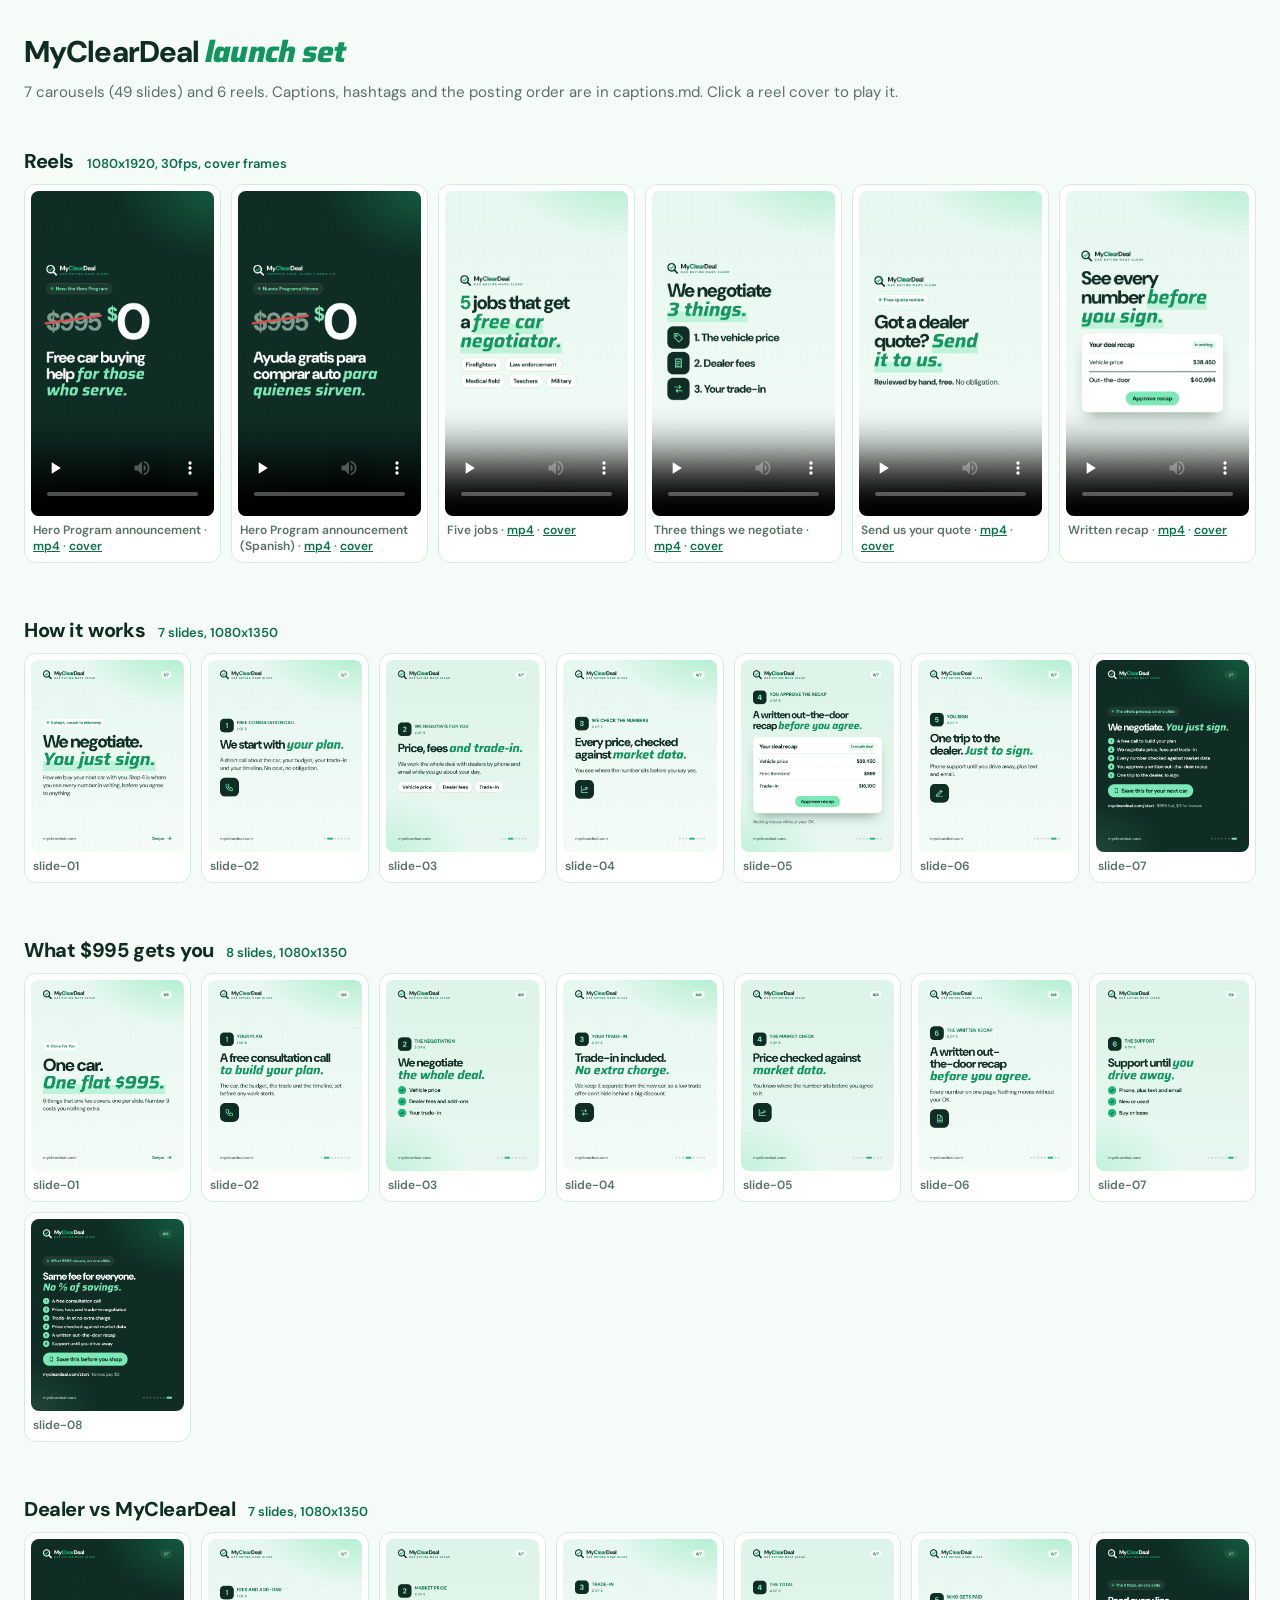
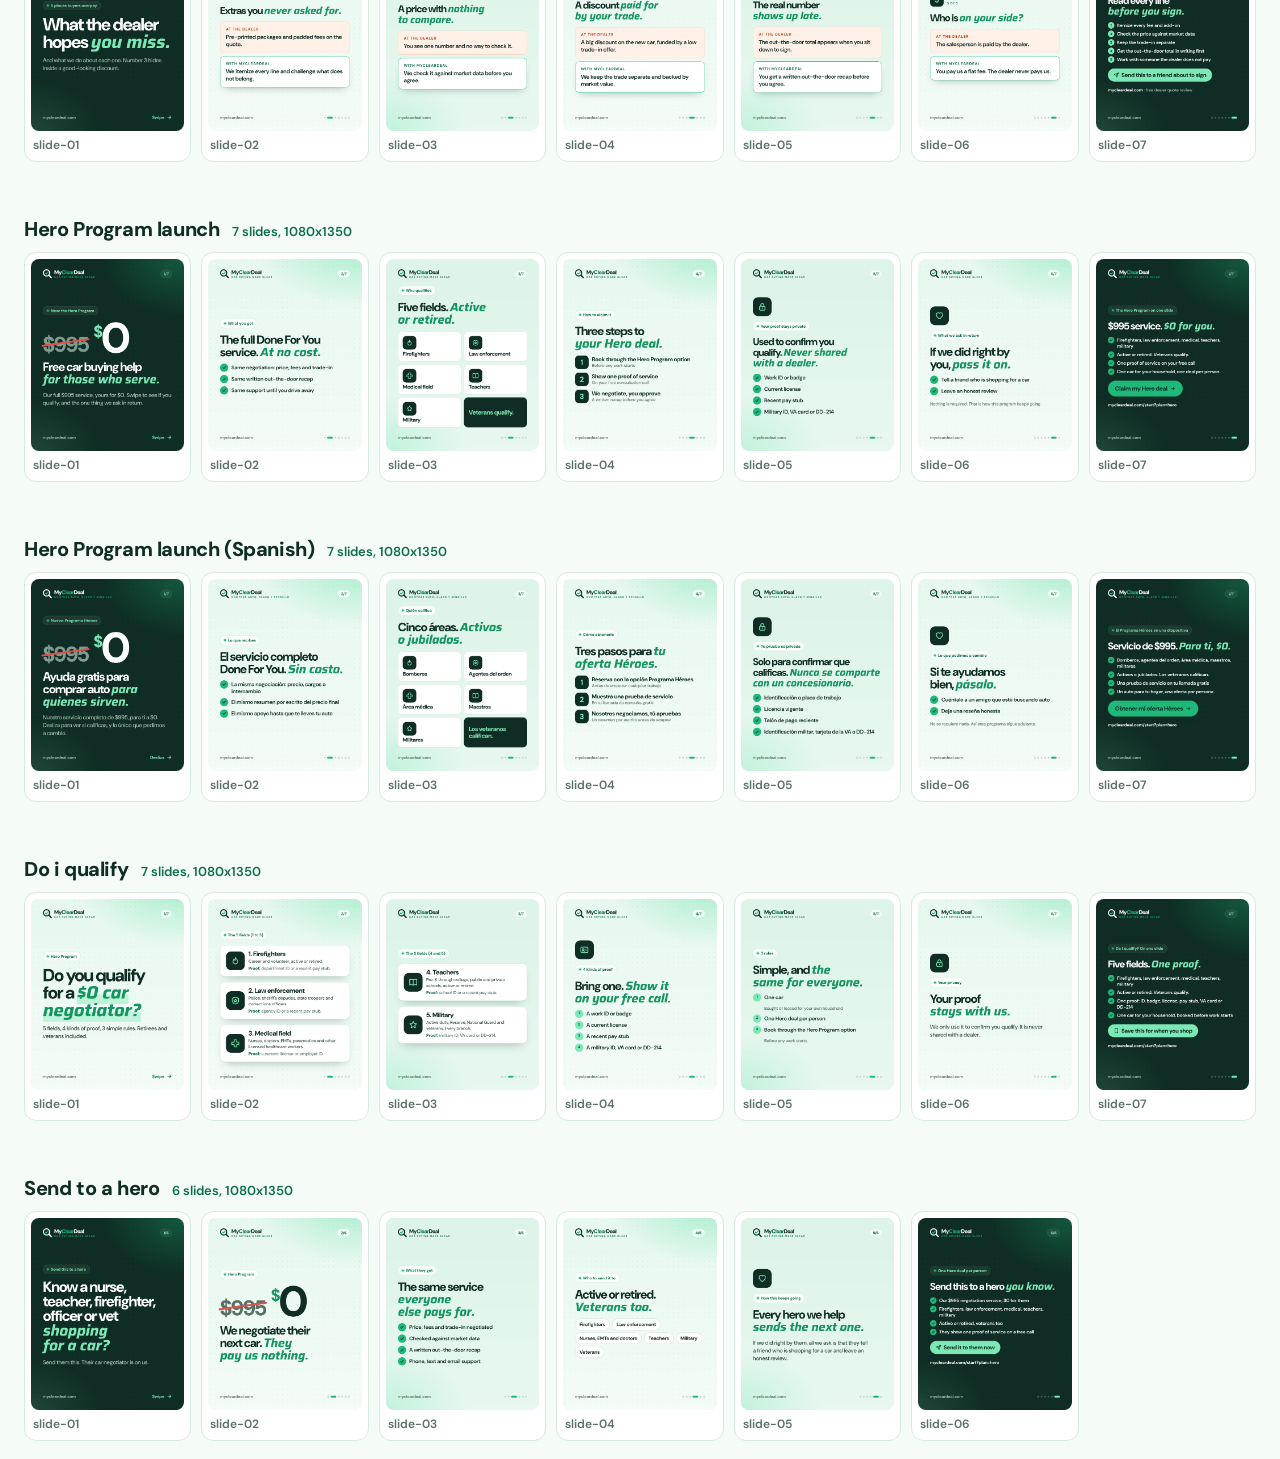
<file: marketing/social/contact-sheet.html>
<!doctype html><html lang="en"><head><meta charset="utf-8"><meta name="viewport" content="width=device-width,initial-scale=1">
<title>MyClearDeal launch set</title>
<link rel="stylesheet" href="src/fonts/fonts.css">
<style>
:root { --ink:#0F2D24; --ink-2:#2E4A40; --muted:#587066; --line:#D5EBDF; --green:#1DB87A; --green-text:#0B6E48; --mint:#F5FCF8; --mint-2:#E3F6EC; }
* { box-sizing: border-box; } body { margin: 0; font: 400 15px/1.5 "DM Sans", sans-serif; color: var(--ink-2); background: var(--mint); }
header { padding: 28px 24px 8px; max-width: 1400px; margin: 0 auto; } h1 { font: 800 30px "DM Sans"; color: var(--ink); letter-spacing: -.03em; margin: 0 0 6px; }
h1 em { font-family: Saira, sans-serif; font-style: italic; color: #13955F; } p { margin: 0; color: var(--muted); }
section { max-width: 1400px; margin: 0 auto; padding: 18px 24px; } h2 { font: 800 20px "DM Sans"; color: var(--ink); margin: 18px 0 10px; letter-spacing: -.02em; }
h2 small { font: 600 13px "DM Sans"; color: var(--green-text); margin-left: 8px; letter-spacing: 0; }
.row { display: grid; grid-template-columns: repeat(auto-fill, minmax(150px, 1fr)); gap: 10px; }
.reels { grid-template-columns: repeat(auto-fill, minmax(170px, 1fr)); }
figure { margin: 0; background: #fff; border: 1px solid var(--line); border-radius: 12px; padding: 6px; }
figure img, figure video { width: 100%; display: block; border-radius: 8px; background: var(--mint-2); }
figcaption { font: 600 12px "DM Sans"; color: var(--muted); padding: 6px 2px 2px; }
figcaption a { color: var(--green-text); }
</style></head><body>
<header><h1>MyClearDeal <em>launch set</em></h1><p>7 carousels (49 slides) and 6 reels. Captions, hashtags and the posting order are in captions.md. Click a reel cover to play it.</p></header>
<section><h2>Reels <small>1080x1920, 30fps, cover frames</small></h2><div class="row reels">
<figure><video src="reels/01-hero-program-announcement.mp4" poster="reels/01-hero-program-announcement-cover.png" controls preload="none" playsinline></video><figcaption>Hero Program announcement · <a href="reels/01-hero-program-announcement.mp4">mp4</a> · <a href="reels/01-hero-program-announcement-cover.png">cover</a></figcaption></figure>
<figure><video src="reels/01-hero-program-announcement-es.mp4" poster="reels/01-hero-program-announcement-es-cover.png" controls preload="none" playsinline></video><figcaption>Hero Program announcement (Spanish) · <a href="reels/01-hero-program-announcement-es.mp4">mp4</a> · <a href="reels/01-hero-program-announcement-es-cover.png">cover</a></figcaption></figure>
<figure><video src="reels/02-five-jobs.mp4" poster="reels/02-five-jobs-cover.png" controls preload="none" playsinline></video><figcaption>Five jobs · <a href="reels/02-five-jobs.mp4">mp4</a> · <a href="reels/02-five-jobs-cover.png">cover</a></figcaption></figure>
<figure><video src="reels/03-three-things-we-negotiate.mp4" poster="reels/03-three-things-we-negotiate-cover.png" controls preload="none" playsinline></video><figcaption>Three things we negotiate · <a href="reels/03-three-things-we-negotiate.mp4">mp4</a> · <a href="reels/03-three-things-we-negotiate-cover.png">cover</a></figcaption></figure>
<figure><video src="reels/04-send-us-your-quote.mp4" poster="reels/04-send-us-your-quote-cover.png" controls preload="none" playsinline></video><figcaption>Send us your quote · <a href="reels/04-send-us-your-quote.mp4">mp4</a> · <a href="reels/04-send-us-your-quote-cover.png">cover</a></figcaption></figure>
<figure><video src="reels/05-written-recap.mp4" poster="reels/05-written-recap-cover.png" controls preload="none" playsinline></video><figcaption>Written recap · <a href="reels/05-written-recap.mp4">mp4</a> · <a href="reels/05-written-recap-cover.png">cover</a></figcaption></figure>
</div></section>
<section><h2>How it works <small>7 slides, 1080x1350</small></h2><div class="row"><figure><a href="carousels/01-how-it-works/slide-01.png"><img src="carousels/01-how-it-works/slide-01.png" loading="lazy" alt="How it works slide-01.png"></a><figcaption>slide-01</figcaption></figure><figure><a href="carousels/01-how-it-works/slide-02.png"><img src="carousels/01-how-it-works/slide-02.png" loading="lazy" alt="How it works slide-02.png"></a><figcaption>slide-02</figcaption></figure><figure><a href="carousels/01-how-it-works/slide-03.png"><img src="carousels/01-how-it-works/slide-03.png" loading="lazy" alt="How it works slide-03.png"></a><figcaption>slide-03</figcaption></figure><figure><a href="carousels/01-how-it-works/slide-04.png"><img src="carousels/01-how-it-works/slide-04.png" loading="lazy" alt="How it works slide-04.png"></a><figcaption>slide-04</figcaption></figure><figure><a href="carousels/01-how-it-works/slide-05.png"><img src="carousels/01-how-it-works/slide-05.png" loading="lazy" alt="How it works slide-05.png"></a><figcaption>slide-05</figcaption></figure><figure><a href="carousels/01-how-it-works/slide-06.png"><img src="carousels/01-how-it-works/slide-06.png" loading="lazy" alt="How it works slide-06.png"></a><figcaption>slide-06</figcaption></figure><figure><a href="carousels/01-how-it-works/slide-07.png"><img src="carousels/01-how-it-works/slide-07.png" loading="lazy" alt="How it works slide-07.png"></a><figcaption>slide-07</figcaption></figure></div></section>
<section><h2>What $995 gets you <small>8 slides, 1080x1350</small></h2><div class="row"><figure><a href="carousels/02-what-995-gets-you/slide-01.png"><img src="carousels/02-what-995-gets-you/slide-01.png" loading="lazy" alt="What $995 gets you slide-01.png"></a><figcaption>slide-01</figcaption></figure><figure><a href="carousels/02-what-995-gets-you/slide-02.png"><img src="carousels/02-what-995-gets-you/slide-02.png" loading="lazy" alt="What $995 gets you slide-02.png"></a><figcaption>slide-02</figcaption></figure><figure><a href="carousels/02-what-995-gets-you/slide-03.png"><img src="carousels/02-what-995-gets-you/slide-03.png" loading="lazy" alt="What $995 gets you slide-03.png"></a><figcaption>slide-03</figcaption></figure><figure><a href="carousels/02-what-995-gets-you/slide-04.png"><img src="carousels/02-what-995-gets-you/slide-04.png" loading="lazy" alt="What $995 gets you slide-04.png"></a><figcaption>slide-04</figcaption></figure><figure><a href="carousels/02-what-995-gets-you/slide-05.png"><img src="carousels/02-what-995-gets-you/slide-05.png" loading="lazy" alt="What $995 gets you slide-05.png"></a><figcaption>slide-05</figcaption></figure><figure><a href="carousels/02-what-995-gets-you/slide-06.png"><img src="carousels/02-what-995-gets-you/slide-06.png" loading="lazy" alt="What $995 gets you slide-06.png"></a><figcaption>slide-06</figcaption></figure><figure><a href="carousels/02-what-995-gets-you/slide-07.png"><img src="carousels/02-what-995-gets-you/slide-07.png" loading="lazy" alt="What $995 gets you slide-07.png"></a><figcaption>slide-07</figcaption></figure><figure><a href="carousels/02-what-995-gets-you/slide-08.png"><img src="carousels/02-what-995-gets-you/slide-08.png" loading="lazy" alt="What $995 gets you slide-08.png"></a><figcaption>slide-08</figcaption></figure></div></section>
<section><h2>Dealer vs MyClearDeal <small>7 slides, 1080x1350</small></h2><div class="row"><figure><a href="carousels/03-dealer-vs-mycleardeal/slide-01.png"><img src="carousels/03-dealer-vs-mycleardeal/slide-01.png" loading="lazy" alt="Dealer vs MyClearDeal slide-01.png"></a><figcaption>slide-01</figcaption></figure><figure><a href="carousels/03-dealer-vs-mycleardeal/slide-02.png"><img src="carousels/03-dealer-vs-mycleardeal/slide-02.png" loading="lazy" alt="Dealer vs MyClearDeal slide-02.png"></a><figcaption>slide-02</figcaption></figure><figure><a href="carousels/03-dealer-vs-mycleardeal/slide-03.png"><img src="carousels/03-dealer-vs-mycleardeal/slide-03.png" loading="lazy" alt="Dealer vs MyClearDeal slide-03.png"></a><figcaption>slide-03</figcaption></figure><figure><a href="carousels/03-dealer-vs-mycleardeal/slide-04.png"><img src="carousels/03-dealer-vs-mycleardeal/slide-04.png" loading="lazy" alt="Dealer vs MyClearDeal slide-04.png"></a><figcaption>slide-04</figcaption></figure><figure><a href="carousels/03-dealer-vs-mycleardeal/slide-05.png"><img src="carousels/03-dealer-vs-mycleardeal/slide-05.png" loading="lazy" alt="Dealer vs MyClearDeal slide-05.png"></a><figcaption>slide-05</figcaption></figure><figure><a href="carousels/03-dealer-vs-mycleardeal/slide-06.png"><img src="carousels/03-dealer-vs-mycleardeal/slide-06.png" loading="lazy" alt="Dealer vs MyClearDeal slide-06.png"></a><figcaption>slide-06</figcaption></figure><figure><a href="carousels/03-dealer-vs-mycleardeal/slide-07.png"><img src="carousels/03-dealer-vs-mycleardeal/slide-07.png" loading="lazy" alt="Dealer vs MyClearDeal slide-07.png"></a><figcaption>slide-07</figcaption></figure></div></section>
<section><h2>Hero Program launch <small>7 slides, 1080x1350</small></h2><div class="row"><figure><a href="carousels/04-hero-program-launch/slide-01.png"><img src="carousels/04-hero-program-launch/slide-01.png" loading="lazy" alt="Hero Program launch slide-01.png"></a><figcaption>slide-01</figcaption></figure><figure><a href="carousels/04-hero-program-launch/slide-02.png"><img src="carousels/04-hero-program-launch/slide-02.png" loading="lazy" alt="Hero Program launch slide-02.png"></a><figcaption>slide-02</figcaption></figure><figure><a href="carousels/04-hero-program-launch/slide-03.png"><img src="carousels/04-hero-program-launch/slide-03.png" loading="lazy" alt="Hero Program launch slide-03.png"></a><figcaption>slide-03</figcaption></figure><figure><a href="carousels/04-hero-program-launch/slide-04.png"><img src="carousels/04-hero-program-launch/slide-04.png" loading="lazy" alt="Hero Program launch slide-04.png"></a><figcaption>slide-04</figcaption></figure><figure><a href="carousels/04-hero-program-launch/slide-05.png"><img src="carousels/04-hero-program-launch/slide-05.png" loading="lazy" alt="Hero Program launch slide-05.png"></a><figcaption>slide-05</figcaption></figure><figure><a href="carousels/04-hero-program-launch/slide-06.png"><img src="carousels/04-hero-program-launch/slide-06.png" loading="lazy" alt="Hero Program launch slide-06.png"></a><figcaption>slide-06</figcaption></figure><figure><a href="carousels/04-hero-program-launch/slide-07.png"><img src="carousels/04-hero-program-launch/slide-07.png" loading="lazy" alt="Hero Program launch slide-07.png"></a><figcaption>slide-07</figcaption></figure></div></section>
<section><h2>Hero Program launch (Spanish) <small>7 slides, 1080x1350</small></h2><div class="row"><figure><a href="carousels/04-hero-program-launch-es/slide-01.png"><img src="carousels/04-hero-program-launch-es/slide-01.png" loading="lazy" alt="Hero Program launch (Spanish) slide-01.png"></a><figcaption>slide-01</figcaption></figure><figure><a href="carousels/04-hero-program-launch-es/slide-02.png"><img src="carousels/04-hero-program-launch-es/slide-02.png" loading="lazy" alt="Hero Program launch (Spanish) slide-02.png"></a><figcaption>slide-02</figcaption></figure><figure><a href="carousels/04-hero-program-launch-es/slide-03.png"><img src="carousels/04-hero-program-launch-es/slide-03.png" loading="lazy" alt="Hero Program launch (Spanish) slide-03.png"></a><figcaption>slide-03</figcaption></figure><figure><a href="carousels/04-hero-program-launch-es/slide-04.png"><img src="carousels/04-hero-program-launch-es/slide-04.png" loading="lazy" alt="Hero Program launch (Spanish) slide-04.png"></a><figcaption>slide-04</figcaption></figure><figure><a href="carousels/04-hero-program-launch-es/slide-05.png"><img src="carousels/04-hero-program-launch-es/slide-05.png" loading="lazy" alt="Hero Program launch (Spanish) slide-05.png"></a><figcaption>slide-05</figcaption></figure><figure><a href="carousels/04-hero-program-launch-es/slide-06.png"><img src="carousels/04-hero-program-launch-es/slide-06.png" loading="lazy" alt="Hero Program launch (Spanish) slide-06.png"></a><figcaption>slide-06</figcaption></figure><figure><a href="carousels/04-hero-program-launch-es/slide-07.png"><img src="carousels/04-hero-program-launch-es/slide-07.png" loading="lazy" alt="Hero Program launch (Spanish) slide-07.png"></a><figcaption>slide-07</figcaption></figure></div></section>
<section><h2>Do i qualify <small>7 slides, 1080x1350</small></h2><div class="row"><figure><a href="carousels/05-do-i-qualify/slide-01.png"><img src="carousels/05-do-i-qualify/slide-01.png" loading="lazy" alt="Do i qualify slide-01.png"></a><figcaption>slide-01</figcaption></figure><figure><a href="carousels/05-do-i-qualify/slide-02.png"><img src="carousels/05-do-i-qualify/slide-02.png" loading="lazy" alt="Do i qualify slide-02.png"></a><figcaption>slide-02</figcaption></figure><figure><a href="carousels/05-do-i-qualify/slide-03.png"><img src="carousels/05-do-i-qualify/slide-03.png" loading="lazy" alt="Do i qualify slide-03.png"></a><figcaption>slide-03</figcaption></figure><figure><a href="carousels/05-do-i-qualify/slide-04.png"><img src="carousels/05-do-i-qualify/slide-04.png" loading="lazy" alt="Do i qualify slide-04.png"></a><figcaption>slide-04</figcaption></figure><figure><a href="carousels/05-do-i-qualify/slide-05.png"><img src="carousels/05-do-i-qualify/slide-05.png" loading="lazy" alt="Do i qualify slide-05.png"></a><figcaption>slide-05</figcaption></figure><figure><a href="carousels/05-do-i-qualify/slide-06.png"><img src="carousels/05-do-i-qualify/slide-06.png" loading="lazy" alt="Do i qualify slide-06.png"></a><figcaption>slide-06</figcaption></figure><figure><a href="carousels/05-do-i-qualify/slide-07.png"><img src="carousels/05-do-i-qualify/slide-07.png" loading="lazy" alt="Do i qualify slide-07.png"></a><figcaption>slide-07</figcaption></figure></div></section>
<section><h2>Send to a hero <small>6 slides, 1080x1350</small></h2><div class="row"><figure><a href="carousels/06-send-to-a-hero/slide-01.png"><img src="carousels/06-send-to-a-hero/slide-01.png" loading="lazy" alt="Send to a hero slide-01.png"></a><figcaption>slide-01</figcaption></figure><figure><a href="carousels/06-send-to-a-hero/slide-02.png"><img src="carousels/06-send-to-a-hero/slide-02.png" loading="lazy" alt="Send to a hero slide-02.png"></a><figcaption>slide-02</figcaption></figure><figure><a href="carousels/06-send-to-a-hero/slide-03.png"><img src="carousels/06-send-to-a-hero/slide-03.png" loading="lazy" alt="Send to a hero slide-03.png"></a><figcaption>slide-03</figcaption></figure><figure><a href="carousels/06-send-to-a-hero/slide-04.png"><img src="carousels/06-send-to-a-hero/slide-04.png" loading="lazy" alt="Send to a hero slide-04.png"></a><figcaption>slide-04</figcaption></figure><figure><a href="carousels/06-send-to-a-hero/slide-05.png"><img src="carousels/06-send-to-a-hero/slide-05.png" loading="lazy" alt="Send to a hero slide-05.png"></a><figcaption>slide-05</figcaption></figure><figure><a href="carousels/06-send-to-a-hero/slide-06.png"><img src="carousels/06-send-to-a-hero/slide-06.png" loading="lazy" alt="Send to a hero slide-06.png"></a><figcaption>slide-06</figcaption></figure></div></section>
</body></html>
</file>
<file: site.css>
/* myClearDeal | site styles (Step design system, myClearDeal brand tokens) */

/* 1. Brand tokens. Names follow the Step system; values are myClearDeal's. */
:root {
  --bg: #FFFFFF; --bg-2: #F3F8F5; --card: #FFFFFF;
  --ink: #0F2D24; --ink-2: #2E4A40; --muted: #587066;
  --line: #E1EAE5; --line-2: #C9DAD1;
  --blue: #1DB87A; --blue-hover: #179E68; --blue-text: #0B6E48; --blue-soft: #E3F5EC;   /* primary action (brand green) */
  --coral: #E8692F; --coral-text: #B4480F;                                              /* accent */
  --green: #1DB87A; --green-text: #0B6E48;                                              /* success, checks */
  --on-blue: #0F2D24;
  --tint-sky: #E4F3EB; --tint-peach: #FFF1E8; --tint-mint: #E8F8F0; --tint-lilac: #EDF3EE;
  --deep: #0F2D24; --deep-text: #A8C4B8;
  --err: #B42318; --amber: #F5B83D;
  --display: "DM Sans", "Avenir Next", "Segoe UI", sans-serif;
  --body: "DM Sans", "Segoe UI", Roboto, Arial, sans-serif;
  --accent: #13955F;                                                                    /* headline accent green (3.8:1 on white, large text) */
  --accent-font: "Saira", "DM Sans", "Segoe UI", sans-serif;                            /* automotive italic for accent words */
  --maxw: 1200px;
  --r-sm: 10px; --r-md: 16px; --r-lg: 24px; --r-xl: 32px;
  --shadow: 0 1px 2px rgba(15,45,36,.06), 0 16px 40px -20px rgba(15,45,36,.22);
  --shadow-lg: 0 2px 4px rgba(15,45,36,.05), 0 30px 60px -28px rgba(15,45,36,.35);
  --ease: cubic-bezier(.2,.8,.2,1);
  --check: url("data:image/svg+xml,%3Csvg xmlns='http://www.w3.org/2000/svg' viewBox='0 0 16 16' fill='none' stroke='%230B6E48' stroke-width='2.4' stroke-linecap='round' stroke-linejoin='round'%3E%3Cpath d='M3.5 8.5l3 3 6-7'/%3E%3C/svg%3E");
  --cross: url("data:image/svg+xml,%3Csvg xmlns='http://www.w3.org/2000/svg' viewBox='0 0 16 16' fill='none' stroke='%23B4480F' stroke-width='2.4' stroke-linecap='round'%3E%3Cpath d='M4.5 4.5l7 7M11.5 4.5l-7 7'/%3E%3C/svg%3E");
  color-scheme: light;
}

/* 2. Base */
*, *::before, *::after { box-sizing: border-box; }
html { -webkit-text-size-adjust: 100%; scroll-behavior: auto; }
body { margin: 0; background: var(--bg); color: var(--ink-2); font: 400 17px/1.65 var(--body); -webkit-font-smoothing: antialiased; -moz-osx-font-smoothing: grayscale; overflow-x: hidden; }
img, svg { max-width: 100%; display: block; }
a { color: var(--blue-text); text-underline-offset: 3px; }
p { margin: 0; }
ul, ol { margin: 0; padding: 0; }
h1, h2, h3, h4 { font-family: var(--display); color: var(--ink); font-weight: 700; letter-spacing: -.025em; line-height: 1.05; text-wrap: balance; margin: 0; }
h1 { font-size: clamp(44px, 6.4vw, 80px); font-weight: 800; letter-spacing: -.04em; line-height: .98; }
h2 { font-size: clamp(32px, 4.2vw, 52px); letter-spacing: -.035em; }
h3 { font-size: clamp(20px, 2vw, 24px); letter-spacing: -.02em; line-height: 1.2; }
h1 em, h2 em, h3 em { font-family: var(--accent-font); font-style: italic; font-weight: 600; letter-spacing: -.02em; }
h2 em, h3 em { color: var(--blue-text); }
h1 em, .page-head h1 em { color: var(--accent); }
.eyebrow { font: 600 15px var(--body); color: var(--blue-text); margin: 0; }
.lede { font-size: clamp(18px, 1.6vw, 20px); line-height: 1.6; color: var(--muted); max-width: 40em; }
.small, .hint { font-size: 14.5px; color: var(--muted); }
.big { font: 800 clamp(40px, 5vw, 64px)/1 var(--display); letter-spacing: -.04em; color: var(--ink); font-variant-numeric: tabular-nums; }
.sr-only { position: absolute; width: 1px; height: 1px; padding: 0; margin: -1px; overflow: hidden; clip: rect(0 0 0 0); white-space: nowrap; border: 0; }
.skip { position: absolute; left: 12px; top: -60px; z-index: 200; background: var(--ink); color: var(--bg); padding: 12px 18px; border-radius: 999px; font-weight: 600; text-decoration: none; }
.skip:focus { top: 12px; }
:focus-visible { outline: 3px solid var(--blue); outline-offset: 3px; border-radius: 6px; }
[id] { scroll-margin-top: 88px; }

/* 3. Layout */
.wrap { max-width: var(--maxw); margin-inline: auto; padding-left: max(20px, env(safe-area-inset-left)); padding-right: max(20px, env(safe-area-inset-right)); }
.section { padding-block: clamp(64px, 9vw, 120px); }
.section-tight { padding-block: clamp(32px, 5vw, 64px) clamp(64px, 8vw, 104px); }
.alt { background: var(--bg-2); }
.shead { display: grid; gap: 14px; max-width: 760px; margin-bottom: clamp(36px, 5vw, 56px); }
.shead.center { margin-inline: auto; text-align: center; justify-items: center; }
.shead.row { max-width: none; grid-template-columns: minmax(0, 1fr) auto; align-items: end; column-gap: 32px; }
.shead.row > :not(.btn) { grid-column: 1; }
.shead.row > .btn { grid-column: 2; grid-row: 1 / span 3; align-self: end; }
.split { display: grid; grid-template-columns: .85fr 1.15fr; gap: clamp(32px, 5vw, 72px); align-items: start; }
.split > *, .hero-grid > *, .demo > *, .fpanel > *, .grid3 > *, .grid4 > *, .grid2 > * { min-width: 0; }
.grid3 { display: grid; grid-template-columns: repeat(3, 1fr); gap: 20px; }
.grid4 { display: grid; grid-template-columns: repeat(4, 1fr); gap: 16px; }
.grid2 { display: grid; grid-template-columns: .9fr 1.1fr; gap: 20px; }
.stack { display: grid; gap: 18px; align-content: start; }
.mt { margin-top: clamp(28px, 4vw, 44px); }

/* 4. Header */
.header { position: sticky; top: 0; z-index: 50; background: color-mix(in srgb, var(--bg) 92%, transparent); -webkit-backdrop-filter: saturate(1.6) blur(12px); backdrop-filter: saturate(1.6) blur(12px); border-bottom: 1px solid var(--line); padding-top: env(safe-area-inset-top); }
.header .wrap { height: 72px; display: flex; align-items: center; gap: 20px; }
.brand { display: inline-flex; align-items: center; min-height: 56px; gap: 12px; text-decoration: none; color: var(--ink); font: 800 30px/1 var(--display); letter-spacing: -.03em; margin-right: auto; }
.brand svg { width: 50px; height: 50px; flex: none; }
.brand b { color: var(--blue-text); font-weight: 800; }
.nav { display: flex; align-items: center; gap: 4px; list-style: none; }
.nav a { display: block; padding: 10px 14px; border-radius: 999px; color: var(--ink-2); font-weight: 500; font-size: 15.5px; text-decoration: none; transition: background .15s var(--ease), color .15s var(--ease); }
.nav a:hover { background: var(--bg-2); color: var(--ink); }
.nav a[aria-current="page"] { background: var(--blue-soft); color: var(--blue-text); }
.menu-btn { display: none; min-height: 44px; padding: 0 18px; border-radius: 999px; border: 1.5px solid var(--line-2); background: var(--card); color: var(--ink); font: 600 15px var(--body); cursor: pointer; }

/* 5. Buttons and pills */
.btn { display: inline-flex; align-items: center; justify-content: center; gap: 8px; min-height: 48px; padding: 0 24px; font: 600 16px/1 var(--body); border: 1.5px solid transparent; border-radius: 999px; text-decoration: none; cursor: pointer; white-space: nowrap; transition: background .15s var(--ease), border-color .15s var(--ease), color .15s var(--ease), transform .15s var(--ease), box-shadow .15s var(--ease); }
.btn svg { width: 18px; height: 18px; }
.btn-primary { background: var(--blue); color: var(--on-blue); }
@media (hover: hover) { .btn-primary:hover { background: var(--blue-hover); transform: translateY(-1px); box-shadow: var(--shadow); } }
.btn-ghost { background: transparent; color: var(--ink); border-color: var(--line-2); }
@media (hover: hover) { .btn-ghost:hover { border-color: var(--ink); transform: translateY(-1px); } }
.btn-lg { min-height: 56px; padding: 0 28px; font-size: 17px; }
.btn-sm { min-height: 42px; padding: 0 18px; font-size: 15px; }
.btn-row { display: flex; flex-wrap: wrap; gap: 12px; }
.pill { display: inline-flex; align-items: center; gap: 10px; justify-self: start; align-self: start; background: var(--card); border: 1px solid var(--line); border-radius: 999px; padding: 7px 14px 7px 10px; font-size: 14.5px; font-weight: 500; color: var(--ink-2); box-shadow: 0 1px 2px rgba(15,45,36,.05); }
.pill i { width: 8px; height: 8px; border-radius: 50%; background: var(--green); box-shadow: 0 0 0 4px var(--tint-mint); }
.checks { display: grid; gap: 12px; list-style: none; }
.checks.inline { display: flex; flex-wrap: wrap; gap: 10px 22px; }
.checks li { position: relative; padding-left: 32px; line-height: 1.5; }
.checks li::before { content: ""; position: absolute; left: 0; top: .05em; width: 22px; height: 22px; border-radius: 50%; background: var(--tint-mint) var(--check) center / 14px no-repeat; }
.checks.inline li { font-size: 15px; color: var(--ink-2); }
.crosses li::before { background: var(--tint-peach) var(--cross) center / 13px no-repeat; }

/* 6. Hero */
.hero { background: radial-gradient(1200px 500px at 85% -10%, var(--tint-sky), transparent 60%); padding-block: clamp(48px, 7vw, 96px) clamp(64px, 8vw, 104px); }
.hero-grid { display: grid; grid-template-columns: 1fr 1.05fr; gap: clamp(32px, 5vw, 64px); align-items: center; }
.hero-copy { display: grid; gap: 24px; }
.ln { display: block; overflow: hidden; padding: 0 .12em .16em 0; margin: 0 -.12em -.16em 0; }
.ln-in { display: block; }
.rot-line { font: 700 clamp(20px, 2.2vw, 26px)/1.3 var(--display); letter-spacing: -.02em; color: var(--ink); margin: 0; }
.rotator { position: relative; display: inline-grid; vertical-align: bottom; perspective: 600px; transition: width .5s var(--ease); white-space: nowrap; }
.rotator > span { grid-area: 1 / 1; font-family: var(--accent-font); font-style: italic; font-weight: 600; color: var(--accent); letter-spacing: -.02em; backface-visibility: hidden; transform-origin: 50% 50% -.45em; }
.rotator > span:not(:first-child) { visibility: hidden; }
.rotator::after { content: ""; position: absolute; left: 0; right: 0; bottom: -2px; height: 3px; border-radius: 3px; background: linear-gradient(90deg, var(--blue), var(--blue-text)); transform-origin: left; }
.js .rotator.on > span { visibility: hidden; }
.js .rotator.on > span.is-in { visibility: visible; animation: rot-in .6s var(--ease) both; }
.js .rotator.on > span.is-out { visibility: visible; animation: rot-out .6s var(--ease) both; }
.js .rotator.on::after { animation: wipe 2.6s var(--ease) infinite; }
@keyframes rot-in { from { transform: rotateX(-90deg); opacity: 0; } to { transform: none; opacity: 1; } }
@keyframes rot-out { from { transform: none; opacity: 1; } to { transform: rotateX(90deg); opacity: 0; } }
@keyframes wipe { 0% { transform: scaleX(0); } 45%, 80% { transform: scaleX(1); opacity: 1; } 100% { transform: scaleX(1); opacity: 0; } }

/* 7. Hero motion graphic */
.mg { background: var(--card); border: 1px solid var(--line); border-radius: var(--r-xl); box-shadow: var(--shadow-lg); padding: 14px; }
.mg-stage { position: relative; aspect-ratio: 5 / 4; border-radius: var(--r-lg); overflow: hidden; container-type: inline-size; background: radial-gradient(60% 55% at 15% 10%, var(--tint-sky), transparent 70%), radial-gradient(55% 50% at 95% 100%, var(--tint-mint), transparent 70%), var(--bg-2); }
.mg-tag { position: absolute; top: 3.5cqw; right: 3.5cqw; z-index: 3; font-size: 2.6cqw; font-weight: 600; color: var(--muted); background: var(--card); border: 1px solid var(--line); border-radius: 999px; padding: .8cqw 2.2cqw; }
.scene { position: absolute; inset: 0; opacity: 0; visibility: hidden; transition: opacity .6s var(--ease), visibility 0s linear .6s; }
.scene.is-on { opacity: 1; visibility: visible; transition: opacity .6s var(--ease); }
.mg-tabs { display: grid; grid-template-columns: repeat(3, 1fr); gap: 8px; margin-top: 12px; }
.mg-tab { position: relative; overflow: hidden; min-height: 44px; border: 1px solid var(--line); background: var(--card); border-radius: 999px; font: 600 14.5px var(--body); color: var(--muted); cursor: pointer; transition: color .2s var(--ease), border-color .2s var(--ease), box-shadow .2s var(--ease); }
.mg-tab[aria-selected="true"] { color: var(--ink); border-color: var(--line-2); box-shadow: var(--shadow); }
.mg-tab::after { content: ""; position: absolute; left: 18%; right: 18%; bottom: 6px; height: 2px; border-radius: 2px; background: var(--blue); transform: scaleX(0); transform-origin: left; }
.mg-tab[aria-selected="true"]::after { transform: scaleX(1); }
.js .mg.run .mg-tab[aria-selected="true"]::after { animation: mg-bar 7s linear both; }
.mg.paused .mg-tab::after, .mg.paused .scene * { animation-play-state: paused !important; }
@keyframes mg-bar { from { transform: scaleX(0); } to { transform: scaleX(1); } }

/* scene parts (sized in cqw) */
.q-card { position: absolute; left: 9cqw; right: 9cqw; top: 10cqw; background: var(--card); border: 1px solid var(--line); border-radius: 3cqw; box-shadow: var(--shadow); padding: 3cqw 4.5cqw; }
.q-head { display: flex; justify-content: space-between; align-items: center; font-size: 2.6cqw; font-weight: 600; color: var(--muted); margin-bottom: 1cqw; }
.q-head b { font: 800 3.6cqw var(--display); color: var(--ink); letter-spacing: -.02em; }
.q-row { position: relative; display: flex; justify-content: space-between; font-size: 2.9cqw; padding: 1.2cqw 0; border-top: 1px solid var(--line); color: var(--ink-2); font-variant-numeric: tabular-nums; }
.q-row .x { position: absolute; left: -1cqw; right: -1cqw; top: 50%; height: .5cqw; background: var(--coral); border-radius: 1cqw; transform-origin: left; }
.q-row.cut span { color: var(--muted); }
.q-total { display: flex; justify-content: space-between; align-items: baseline; margin-top: 1.2cqw; padding: 1.8cqw 2.6cqw; background: var(--tint-mint); border-radius: 2cqw; font-size: 3cqw; font-weight: 600; color: var(--green-text); }
.q-total b { font: 800 4.4cqw var(--display); letter-spacing: -.03em; color: var(--ink); font-variant-numeric: tabular-nums; }
.cursor { position: absolute; width: 5cqw; height: 5cqw; left: 82cqw; top: 62.5cqw; z-index: 4; }
.ripple { position: absolute; width: 8cqw; height: 8cqw; border-radius: 50%; border: .6cqw solid var(--blue); left: 79.5cqw; top: 60cqw; opacity: 0; z-index: 3; }
.toast { position: absolute; left: 50%; bottom: 4.5cqw; z-index: 5; display: flex; align-items: center; gap: 1.8cqw; white-space: nowrap; background: var(--card); border: 1px solid var(--line); border-radius: 999px; box-shadow: var(--shadow-lg); padding: 2cqw 3.6cqw 2cqw 2.2cqw; font-size: 3.1cqw; font-weight: 600; color: var(--ink); transform: translateX(-50%); }
.toast i { width: 5cqw; height: 5cqw; border-radius: 50%; background: var(--tint-mint) var(--check) center / 60% no-repeat; flex: none; }
.mkt { position: absolute; left: 8cqw; right: 8cqw; top: 11cqw; background: var(--card); border: 1px solid var(--line); border-radius: 3cqw; box-shadow: var(--shadow); padding: 4.5cqw 5cqw 6cqw; }
.mkt-title { font: 700 3.6cqw var(--display); color: var(--ink); letter-spacing: -.02em; }
.mkt-sub { font-size: 2.7cqw; color: var(--muted); margin-top: .6cqw; }
.mkt-count { font: 800 7.5cqw/1 var(--display); letter-spacing: -.04em; color: var(--ink); margin-top: 3cqw; font-variant-numeric: tabular-nums; }
.mkt-count small { font: 500 2.8cqw var(--body); color: var(--muted); letter-spacing: 0; margin-left: 1.5cqw; }
.bar { position: relative; height: 3cqw; margin-top: 7cqw; border-radius: 3cqw; background: linear-gradient(90deg, var(--tint-peach), var(--tint-mint) 35%, var(--tint-mint) 60%, var(--tint-peach)); }
.bar .fair { position: absolute; left: 30%; width: 32%; top: -1.2cqw; bottom: -1.2cqw; border: .45cqw dashed var(--green); border-radius: 2cqw; }
.bar .fair::after { content: "Fair range"; position: absolute; left: 50%; bottom: -5.4cqw; transform: translateX(-50%); font-size: 2.5cqw; font-weight: 600; color: var(--green-text); white-space: nowrap; }
.bar .dot { position: absolute; top: 50%; width: 1.8cqw; height: 1.8cqw; margin: -.9cqw 0 0 -.9cqw; border-radius: 50%; background: var(--line-2); }
.bar .pin { position: absolute; top: -6.5cqw; left: 86%; width: 6cqw; margin-left: -3cqw; z-index: 2; }
.bar .pin b { display: block; font: 700 2.4cqw var(--body); color: var(--on-blue); background: var(--blue); border-radius: 1.4cqw; padding: .7cqw 0; text-align: center; }
.bar .pin::after { content: ""; display: block; width: .5cqw; height: 5cqw; margin: 0 auto; background: var(--blue); }
.trade { position: absolute; left: 10cqw; right: 10cqw; top: 9cqw; display: grid; gap: 2.4cqw; }
.t-row { display: flex; align-items: center; justify-content: space-between; gap: 2cqw; background: var(--card); border: 1px solid var(--line); border-radius: 2.6cqw; padding: 2.6cqw 3.6cqw; box-shadow: var(--shadow); font-size: 3cqw; color: var(--ink-2); }
.t-row b { font: 800 4.2cqw var(--display); color: var(--ink); letter-spacing: -.03em; font-variant-numeric: tabular-nums; }
.t-row.low b { color: var(--muted); text-decoration: line-through; text-decoration-color: var(--coral); text-decoration-thickness: .4cqw; }
.t-row.win { border-color: var(--green); box-shadow: 0 0 0 .8cqw var(--tint-mint), var(--shadow); }
.t-tag { font-size: 2.4cqw; font-weight: 600; color: var(--green-text); background: var(--tint-mint); border-radius: 999px; padding: .6cqw 1.8cqw; margin-left: 1.5cqw; }
@keyframes mg-pop { from { opacity: 0; transform: translateY(10px) scale(.9); } }
@keyframes mg-fade { from { opacity: 0; } }
@keyframes mg-grow { from { opacity: 0; transform: scale(.94); } }
@keyframes mg-wipe { from { transform: scaleX(0); } }
@keyframes mg-rise { from { opacity: 0; transform: translateY(24px); } }
@keyframes mg-float { from { opacity: 0; transform: translate(-50%, 14px) scale(.92); } }
@keyframes mg-glide { from { transform: translate(-30cqw, 12cqw); opacity: 0; } 20% { opacity: 1; } }
@keyframes mg-ripple { 0% { opacity: .9; transform: scale(.4); } 100% { opacity: 0; transform: scale(2.2); } }
@keyframes mg-slide { from { left: 86%; } }
@keyframes mg-bounce { 0% { opacity: 0; transform: translateY(-6cqw); } 60% { opacity: 1; } }
.js .mg.run .scene.is-on [data-a] { animation-duration: .7s; animation-timing-function: var(--ease); animation-fill-mode: both; animation-delay: var(--d, 0s); }
.js .mg.run .scene.is-on [data-a="pop"] { animation-name: mg-pop; }
.js .mg.run .scene.is-on [data-a="fade"] { animation-name: mg-fade; }
.js .mg.run .scene.is-on [data-a="grow"] { animation-name: mg-grow; }
.js .mg.run .scene.is-on [data-a="wipe"] { animation-name: mg-wipe; }
.js .mg.run .scene.is-on [data-a="rise"] { animation-name: mg-rise; }
.js .mg.run .scene.is-on [data-a="float"] { animation-name: mg-float; }
.js .mg.run .scene.is-on [data-a="glide"] { animation-name: mg-glide; animation-duration: 1.1s; }
.js .mg.run .scene.is-on [data-a="ripple"] { animation-name: mg-ripple; animation-duration: .8s; animation-fill-mode: none; }
.js .mg.run .scene.is-on [data-a="slide"] { animation-name: mg-slide; animation-duration: 1.4s; }
.js .mg.run .scene.is-on [data-a="bounce"] { animation-name: mg-bounce; animation-timing-function: cubic-bezier(.3,1.6,.5,1); }

/* 8. Marquee */
.marquee-sec { padding-block: 28px; border-block: 1px solid var(--line); background: var(--bg); }
.marquee-label { text-align: center; font-size: 14.5px; color: var(--muted); margin-bottom: 14px; }
.marquee { overflow: hidden; -webkit-mask-image: linear-gradient(90deg, transparent, #000 12%, #000 88%, transparent); mask-image: linear-gradient(90deg, transparent, #000 12%, #000 88%, transparent); padding-block: 10px; }
.marquee-track { display: flex; gap: 14px; width: max-content; will-change: transform; }
.mq-item { flex: none; padding: 10px 20px; border-radius: 999px; font: 700 18px/1 var(--display); letter-spacing: -.02em; color: var(--muted); background: var(--bg-2); border: 1px solid var(--line); filter: grayscale(1); opacity: .75; transition: transform .45s var(--ease), color .45s var(--ease), background .45s var(--ease), box-shadow .45s var(--ease), opacity .45s var(--ease); }
.mq-item.pop { transform: translateY(-4px) scale(1.12); color: var(--blue-text); background: var(--blue-soft); border-color: var(--blue-soft); opacity: 1; filter: none; box-shadow: 0 10px 24px -10px var(--blue); }

/* 9. Cards */
.card { background: var(--card); border: 1px solid var(--line); border-radius: var(--r-lg); padding: clamp(22px, 2.6vw, 30px); display: grid; gap: 12px; align-content: start; transition: transform .25s var(--ease), box-shadow .25s var(--ease), border-color .25s var(--ease); }
@media (hover: hover) { .card:hover { transform: translateY(-2px); box-shadow: var(--shadow); } }
.card p { color: var(--muted); font-size: 16px; }
.card.deep { background: var(--deep); border-color: var(--deep); color: var(--deep-text); }
.card.deep h3 { color: var(--bg); }
.card.deep p { color: var(--deep-text); }
.card.deep .eyebrow, .card.deep h3 em { color: var(--green); }
.num-tag { font: 700 14px var(--body); color: var(--blue-text); }
.tag { justify-self: start; font-size: 13.5px; font-weight: 600; color: var(--blue-text); background: var(--blue-soft); border-radius: 999px; padding: 4px 12px; }
.tag.ok { color: var(--green-text); background: var(--tint-mint); }
.t-sky { background: var(--tint-sky); border-color: transparent; }
.t-peach { background: var(--tint-mint); border-color: transparent; }
.t-mint { background: var(--tint-mint); border-color: transparent; }
.t-lilac { background: var(--tint-lilac); border-color: transparent; }

/* work-style cards: tinted card with a framed visual */
.work { border-radius: var(--r-lg); padding: 14px 14px 22px; display: grid; gap: 14px; transition: transform .3s var(--ease), box-shadow .3s var(--ease); }
@media (hover: hover) { .work:hover { transform: translateY(-4px); box-shadow: var(--shadow-lg); } }
.work .meta { padding-inline: 10px; display: grid; gap: 6px; }
.work .meta p { color: var(--ink-2); font-size: 16px; }
.frame { background: var(--card); border: 1px solid var(--line); border-radius: var(--r-md); overflow: hidden; box-shadow: var(--shadow); }
.frame-bar { display: flex; align-items: center; gap: 6px; padding: 10px 12px; border-bottom: 1px solid var(--line); background: var(--bg-2); }
.frame-bar i { width: 9px; height: 9px; border-radius: 50%; background: var(--coral); }
.frame-bar i:nth-child(2) { background: var(--amber); }
.frame-bar i:nth-child(3) { background: var(--green); }
.frame-bar span { margin-left: 8px; flex: 1; min-width: 0; font-size: 12px; color: var(--muted); background: var(--card); border: 1px solid var(--line); border-radius: 999px; padding: 3px 10px; overflow: hidden; text-overflow: ellipsis; white-space: nowrap; }
.frame-body { aspect-ratio: 16 / 10; padding: 16px 18px; display: grid; align-content: center; gap: 2px; font-variant-numeric: tabular-nums; }
.frow { display: flex; justify-content: space-between; gap: 10px; font-size: 14.5px; padding: 6px 0; border-bottom: 1px dashed var(--line); color: var(--ink-2); }
.frow:last-child { border-bottom: 0; }
.frow.warn { color: var(--coral-text); font-weight: 600; }
.frow.warn span:first-child::before { content: "! "; }

/* stats */
.stat { border: 1px solid var(--line); border-radius: var(--r-lg); padding: 24px; background: var(--card); display: grid; gap: 6px; transition: transform .25s var(--ease); }
@media (hover: hover) { .stat:hover { transform: translateY(-2px); } }
.stat b { font: 800 clamp(34px, 3.6vw, 46px)/1 var(--display); letter-spacing: -.04em; color: var(--ink); font-variant-numeric: tabular-nums; }
.stat span { font-size: 15px; color: var(--muted); line-height: 1.45; }

/* 10. Feature tabs */
.ftabs { display: grid; grid-template-columns: repeat(4, 1fr); gap: 12px; margin-bottom: 16px; }
.ftab { text-align: left; display: grid; gap: 4px; padding: 18px 20px; min-height: 44px; border: 1.5px solid var(--line); border-radius: var(--r-md); background: var(--card); cursor: pointer; font-family: var(--body); transition: border-color .2s var(--ease), box-shadow .2s var(--ease), transform .2s var(--ease); }
@media (hover: hover) { .ftab:hover { transform: translateY(-2px); } }
.ftab b { font: 700 18px/1.2 var(--display); color: var(--ink); letter-spacing: -.02em; }
.ftab span { font-size: 14px; color: var(--muted); transition: color .2s var(--ease); }
.ftab[aria-selected="true"] { border-color: var(--ink); box-shadow: var(--shadow); }
.ftab[aria-selected="true"] span { color: var(--blue-text); }
.fpanel { display: grid; grid-template-columns: .9fr 1.1fr; gap: clamp(24px, 4vw, 56px); align-items: center; border-radius: var(--r-xl); padding: clamp(26px, 4vw, 52px); }
[data-tabs] { display: grid; }
[data-tabs] > .ftabs { grid-row: 1; }
[data-tabs] > .fpanel { grid-row: 2; grid-column: 1; }
.fpanel[hidden] { display: grid; visibility: hidden; }
.fpanel .copy { display: grid; gap: 16px; }
.fpanel .copy p { color: var(--ink-2); }
.js .fpanel.is-in .copy > *, .js .fpanel.is-in .phone { animation: mg-rise .6s var(--ease) both; }
.js .fpanel.is-in .copy > :nth-child(2) { animation-delay: .06s; }
.js .fpanel.is-in .copy > :nth-child(3) { animation-delay: .12s; }
.js .fpanel.is-in .phone { animation-delay: .1s; }
.phone { justify-self: center; width: min(300px, 100%); border: 7px solid var(--ink); border-radius: 28px; background: var(--bg-2); padding: 18px 12px 22px; box-shadow: var(--shadow-lg); display: grid; gap: 10px; }
.phone-top { text-align: center; font-size: 12.5px; color: var(--muted); font-weight: 600; padding-bottom: 6px; border-bottom: 1px solid var(--line); }
.bub { max-width: 88%; padding: 10px 13px; border-radius: 16px; font-size: 14px; line-height: 1.45; background: var(--card); color: var(--ink-2); border: 1px solid var(--line); }
.bub.me { justify-self: end; background: var(--blue); color: var(--on-blue); border-color: var(--blue); }
.bub b { color: var(--ink); }
.bub.me b { color: var(--on-blue); }

/* 11. Numbered steps */
.steps { list-style: none; counter-reset: step; display: grid; gap: 22px; }
.steps > li { counter-increment: step; position: relative; padding-left: 64px; min-height: 44px; display: grid; gap: 4px; align-content: start; }
.steps > li::before { content: counter(step); position: absolute; left: 0; top: 0; width: 44px; height: 44px; border-radius: 50%; background: var(--card); border: 1.5px solid var(--ink); display: grid; place-items: center; font: 700 17px var(--display); color: var(--ink); }
.steps > li strong { font: 700 19px/1.3 var(--display); color: var(--ink); letter-spacing: -.02em; }
.steps > li p { color: var(--muted); font-size: 16px; }
.steps.cols { grid-template-columns: repeat(4, 1fr); gap: 20px; }
.steps.cols > li { padding: 64px 0 0; border-top: 0; }
.steps .sub { margin-top: 8px; font-size: 15px; }

/* 12. Demo band (Check My Deal) */
.band { border-radius: var(--r-xl); padding: clamp(26px, 4.5vw, 60px); }
.band.peach { background: var(--tint-mint); }
.demo { display: grid; grid-template-columns: 1.1fr .9fr; gap: clamp(28px, 4vw, 56px); align-items: start; }

/* 13. Forms */
.form { background: var(--card); border: 1px solid var(--line); border-radius: var(--r-lg); box-shadow: var(--shadow-lg); padding: clamp(22px, 3vw, 34px); display: grid; grid-template-columns: 1fr 1fr; gap: 14px; }
.form > * { min-width: 0; }
.form .full, .form fieldset, .form .progress, .form h3, .form .form-sub, .form .ack, .form button[type=submit], .form .status, .form .fine { grid-column: 1 / -1; }
.form h3 { font-size: clamp(22px, 2.2vw, 26px); }
.form-sub { color: var(--muted); font-size: 15.5px; margin-top: -6px; }
.field { display: grid; gap: 6px; font-size: 14.5px; font-weight: 600; color: var(--ink); }
.field .opt { font-weight: 400; color: var(--muted); }
.field input, .field select, .field textarea { width: 100%; min-height: 48px; padding: 12px 14px; font: 400 16px var(--body); color: var(--ink); background: var(--bg); border: 1.5px solid var(--line-2); border-radius: var(--r-md); transition: border-color .15s var(--ease), box-shadow .15s var(--ease); }
.field textarea { min-height: 96px; resize: vertical; }
.field input:focus, .field select:focus, .field textarea:focus { outline: none; border-color: var(--blue); box-shadow: 0 0 0 4px var(--blue-soft); }
.field .hint { font-weight: 400; font-size: 13.5px; }
fieldset { border: 0; padding: 0; margin: 0; display: grid; gap: 8px; }
legend { font-size: 14.5px; font-weight: 600; color: var(--ink); padding: 0; margin-bottom: 8px; }
.choices { display: flex; flex-wrap: wrap; gap: 8px; }
.choice input { position: absolute; opacity: 0; pointer-events: none; }
.choice span { display: inline-flex; align-items: center; min-height: 44px; padding: 0 16px; border: 1.5px solid var(--line-2); border-radius: 999px; font-size: 15px; font-weight: 600; color: var(--ink-2); cursor: pointer; transition: all .15s var(--ease); }
.choice input:checked + span { border-color: var(--blue-text); background: var(--blue-soft); color: var(--blue-text); }
.choice input:focus-visible + span { outline: 3px solid var(--blue); outline-offset: 3px; }
.ack { display: flex; gap: 12px; align-items: flex-start; font-size: 15px; color: var(--ink-2); background: var(--bg-2); border-radius: var(--r-md); padding: 14px 16px; }
.ack input { width: 22px; height: 22px; flex: none; margin: 1px 0 0; accent-color: var(--blue-text); }
.progress { display: grid; grid-template-columns: repeat(5, 1fr); gap: 6px; }
.progress i { height: 6px; border-radius: 6px; background: var(--line); transition: background .3s var(--ease); }
.progress i.on { background: var(--blue); }
.progress-label { grid-column: 1 / -1; font-size: 13.5px; color: var(--muted); margin-top: -6px; }
.status { font-size: 15px; border-radius: var(--r-md); padding: 12px 14px; display: none; }
.status.ok { display: block; background: var(--tint-mint); color: var(--green-text); }
.status.err { display: block; background: var(--tint-peach); color: var(--err); }
.fine { font-size: 13.5px; color: var(--muted); }
.car-group { display: none; gap: 14px; }
.car-group.is-shown { display: grid; }
.hp { position: absolute; left: -9999px; }

/* 14. Pricing plan */
.plans { display: grid; grid-template-columns: 1.15fr .85fr; gap: 20px; align-items: start; }
.plans > * { min-width: 0; }
.plans-start { grid-template-columns: .9fr 1.1fr; }
.plan { position: relative; background: var(--card); border: 1.5px solid var(--line); border-radius: var(--r-lg); padding: clamp(26px, 3.4vw, 40px); display: grid; gap: 18px; }
.plan.featured { border-color: var(--blue); box-shadow: 0 0 0 4px var(--blue-soft), var(--shadow-lg); }
.badge { position: absolute; top: -14px; left: 24px; background: var(--blue); color: var(--on-blue); font: 700 13px var(--body); border-radius: 999px; padding: 6px 12px; }
.price { font: 800 clamp(64px, 8vw, 96px)/.9 var(--display); letter-spacing: -.05em; color: var(--ink); font-variant-numeric: tabular-nums; display: flex; align-items: flex-start; gap: 4px; }
.price sup { font-size: .38em; letter-spacing: 0; margin-top: .25em; color: var(--blue-text); }
.price-note { color: var(--muted); font-size: 15.5px; }
.never { display: flex; flex-wrap: wrap; gap: 8px; }
.never span { font-size: 13px; font-weight: 600; color: var(--green-text); background: var(--tint-mint); border-radius: 999px; padding: 6px 12px; }
.addon { display: flex; justify-content: space-between; align-items: center; gap: 16px; padding: 18px 22px; border: 1px solid var(--line); border-radius: var(--r-md); background: var(--card); }
.addon + .addon { margin-top: 10px; }
.addon div { display: grid; gap: 2px; min-width: 0; }
.addon b { font: 700 17px var(--display); color: var(--ink); }
.addon span { font-size: 14.5px; color: var(--muted); }
.addon em { font-style: normal; font: 700 15px var(--body); color: var(--ink); text-align: right; white-space: nowrap; }
.tip { border-left: 4px solid var(--blue); background: var(--bg-2); border-radius: var(--r-md); padding: 16px 20px; font-size: 15.5px; color: var(--ink-2); }
.tip strong { color: var(--blue-text); }

/* comparison table */
.cmp-wrap { border: 1px solid var(--line); border-radius: var(--r-lg); overflow: hidden; background: var(--card); }
.cmp { width: 100%; border-collapse: collapse; font-size: 15.5px; }
.cmp th, .cmp td { text-align: left; padding: 16px 20px; border-bottom: 1px solid var(--line); vertical-align: top; }
.cmp tr:last-child th, .cmp tr:last-child td { border-bottom: 0; }
.cmp thead th { font: 700 15px var(--body); color: var(--ink); background: var(--bg-2); }
.cmp tbody th { font-weight: 600; color: var(--ink); width: 24%; }
.cmp td { color: var(--muted); }
.cmp .us { background: var(--blue-soft); color: var(--ink); font-weight: 500; }
.cmp thead .us { color: var(--blue-text); background: var(--blue-soft); }

/* 15. Self-check */
.checker { background: var(--card); border: 1px solid var(--line); border-radius: var(--r-xl); padding: clamp(22px, 3vw, 36px); box-shadow: var(--shadow); display: grid; gap: 10px; }
.flag { display: flex; gap: 14px; align-items: center; min-height: 52px; padding: 12px 16px; border: 1.5px solid var(--line); border-radius: var(--r-md); cursor: pointer; font-size: 16px; color: var(--ink-2); transition: border-color .15s var(--ease), background .15s var(--ease); }
.flag:hover { border-color: var(--line-2); }
.flag input { width: 22px; height: 22px; flex: none; margin: 0; accent-color: var(--coral-text); }
.flag:has(input:checked) { border-color: var(--coral); background: var(--tint-peach); }
.meter { height: 10px; border-radius: 999px; background: var(--bg-2); overflow: hidden; margin-top: 8px; }
.meter i { display: block; height: 100%; width: 4%; border-radius: 999px; background: var(--green); transition: width .3s var(--ease), background .3s var(--ease); }
.meter i.mid { background: var(--amber); }
.meter i.hi { background: var(--coral); }
.result { display: flex; flex-wrap: wrap; align-items: center; justify-content: space-between; gap: 12px; padding-top: 6px; }
.result div { display: grid; gap: 2px; }
.result strong { font: 700 18px var(--display); color: var(--ink); }
.result span { font-size: 15px; color: var(--muted); }

/* 16. FAQ */
.faq { display: grid; gap: 10px; }
.faq-group + .faq-group { margin-top: 36px; }
.faq-group > h3 { margin-bottom: 14px; }
.faq details { border: 1px solid var(--line); border-radius: var(--r-md); background: var(--card); transition: box-shadow .2s var(--ease); }
.faq details + details { margin-top: 10px; }
.faq details[open] { box-shadow: var(--shadow); }
.faq summary { list-style: none; cursor: pointer; display: flex; justify-content: space-between; align-items: center; gap: 16px; padding: 18px 20px; min-height: 44px; font: 600 17px/1.4 var(--body); color: var(--ink); }
.faq summary::-webkit-details-marker { display: none; }
.faq summary::after { content: "+"; flex: none; width: 30px; height: 30px; border-radius: 50%; background: var(--bg-2); color: var(--ink); display: grid; place-items: center; font: 500 20px/1 var(--body); transition: background .2s var(--ease), color .2s var(--ease); }
.faq details[open] summary::after { content: "\2212"; background: var(--blue); color: var(--on-blue); }
.faq details p { padding: 0 20px 20px; color: var(--muted); font-size: 16px; }

/* 17. Project highlights deck (example deals) */
.deck-wrap { display: grid; grid-template-columns: .85fr 1.15fr; gap: clamp(32px, 5vw, 72px); align-items: center; }
.deck-wrap > * { min-width: 0; }
.deck { position: relative; perspective: 1200px; display: grid; margin: 0 50px 40px 0; }
.rv { position: relative; grid-area: 1 / 1; background: var(--card); border: 1px solid var(--line); border-radius: var(--r-xl); box-shadow: var(--shadow-lg); padding: clamp(22px, 3vw, 32px); display: grid; gap: 12px; align-content: start; transition: transform .42s var(--ease), opacity .42s var(--ease), filter .42s var(--ease); transform-origin: 50% 100%; cursor: pointer; }
.rv > * { transition: opacity .3s var(--ease); }
.rv[data-pos="0"] { z-index: 3; }
.rv[data-pos="1"] { z-index: 2; transform: translate3d(22px, 18px, -60px) rotate(2.5deg); filter: brightness(.97); }
.rv[data-pos="2"] { z-index: 1; transform: translate3d(44px, 36px, -120px) rotate(5deg); filter: brightness(.94); }
.rv:not([data-pos="0"]) > * { opacity: 0; }
.rv.fling { z-index: 4; transform: translate(-18%, -60px) rotate(-9deg) scale(.96); opacity: 0; }
.js .rv.fresh > * { animation: rv-up .5s var(--ease) both; }
@keyframes rv-up { from { opacity: 0; transform: translateY(14px); } }
.rv .rv-total { display: flex; justify-content: space-between; align-items: baseline; padding: 12px 14px; background: var(--tint-mint); border-radius: var(--r-md); color: var(--green-text); font-weight: 600; font-size: 15px; }
.rv .rv-total b { font: 800 24px var(--display); color: var(--ink); letter-spacing: -.03em; font-variant-numeric: tabular-nums; }
.deck-nav { display: flex; align-items: center; gap: 12px; margin-top: 8px; }
.round { width: 48px; height: 48px; border-radius: 50%; border: 1.5px solid var(--line-2); background: var(--card); color: var(--ink); display: grid; place-items: center; cursor: pointer; transition: border-color .15s var(--ease), transform .15s var(--ease); }
@media (hover: hover) { .round:hover { border-color: var(--ink); transform: translateY(-1px); } }
.round svg { width: 18px; height: 18px; }
.dots { display: flex; gap: 14px; }
.dots button { width: 10px; height: 10px; padding: 0; border: 0; border-radius: 999px; background: var(--line-2); cursor: pointer; transition: width .3s var(--ease), background .3s var(--ease); position: relative; }
.dots button::before { content: ""; position: absolute; inset: -17px -7px; }
.dots button[aria-current="true"] { width: 28px; background: var(--blue); }

/* 18. Page head */
.page-head { background: radial-gradient(1200px 500px at 90% -20%, var(--tint-lilac), transparent 60%), radial-gradient(900px 420px at 0% 0%, var(--tint-sky), transparent 60%); padding-block: clamp(48px, 7vw, 96px) clamp(48px, 6vw, 80px); }
.page-head .wrap { display: grid; gap: 20px; }
.page-head h1 { font-size: clamp(42px, 5.6vw, 72px); max-width: 15ch; }
.crumbs { font-size: 14.5px; color: var(--muted); }
.crumbs a { color: var(--muted); }

/* 19. Dark CTA band */
.cta { position: relative; isolation: isolate; overflow: hidden; background: var(--deep); color: var(--deep-text); border-radius: var(--r-xl); padding: clamp(32px, 6vw, 80px); display: grid; grid-template-columns: minmax(0, 1fr) auto; gap: 28px; align-items: end; }
.cta::after { content: ""; position: absolute; z-index: -1; width: 280px; height: 280px; border-radius: 50%; background: var(--blue); right: -90px; bottom: -120px; }
.cta h2 { color: var(--bg); max-width: 17ch; }
.cta h2 em { color: var(--green); }
.cta p { color: var(--deep-text); max-width: 34em; margin-top: 16px; }
.cta .btn-primary { background: var(--bg); color: var(--ink); }
.cta .btn-primary:hover { background: var(--tint-mint); }
.cta .btn-ghost { color: var(--bg); border-color: rgba(255,255,255,.35); }
.cta .btn-ghost:hover { border-color: var(--bg); }

/* 20. Footer */
.footer { background: var(--bg-2); border-top: 1px solid var(--line); padding-block: clamp(48px, 6vw, 72px) 28px; }
.foot-grid { display: grid; grid-template-columns: 1.6fr 1fr 1fr 1fr; gap: 32px; }
.foot-grid > * { min-width: 0; }
.foot-grid h4 { font: 700 15px var(--body); color: var(--ink); letter-spacing: 0; margin-bottom: 12px; }
.foot-grid ul { list-style: none; display: grid; gap: 4px; }
.foot-grid ul a { display: inline-block; padding: 6px 0; color: var(--ink-2); text-decoration: none; font-size: 15.5px; }
.foot-grid ul a:hover { color: var(--blue-text); text-decoration: underline; }
.foot-brand p { color: var(--muted); font-size: 15.5px; margin-top: 14px; max-width: 30ch; }
.foot-base { display: flex; flex-wrap: wrap; justify-content: space-between; gap: 12px; margin-top: 44px; padding-top: 22px; border-top: 1px solid var(--line); font-size: 14px; color: var(--muted); }
.linkbtn { background: none; border: 0; padding: 6px 0; font: inherit; color: var(--blue-text); text-decoration: underline; text-underline-offset: 3px; cursor: pointer; }

/* 20b. Journey: a car drives the four steps, couch to driveway (How it works) */
.journey-sec { padding-block: clamp(8px, 2vw, 24px) clamp(48px, 7vw, 88px); }
.journey { max-width: 880px; margin-inline: auto; background: radial-gradient(90% 60% at 50% 0%, var(--tint-sky), transparent 70%), var(--card); border: 1px solid var(--line); border-radius: var(--r-xl); box-shadow: var(--shadow-lg); padding: clamp(20px, 3.5vw, 36px); display: grid; gap: 22px; }
.jr-ends { display: flex; justify-content: space-between; font: 600 13px var(--body); color: var(--muted); }
.jr-track { position: relative; height: 86px; margin-inline: 30px; }
.jr-line { position: absolute; left: 0; right: 0; top: 40px; height: 4px; border-radius: 9px; background: var(--line); }
.jr-fill { position: absolute; inset: 0; border-radius: inherit; background: var(--green); transform-origin: left; }
.jr-car { position: absolute; top: 8px; left: 100%; width: 44px; height: 24px; transform: translateX(-50%); }
.jr-steps { list-style: none; position: absolute; inset: 0; margin: 0; padding: 0; }
.jr-steps li { position: absolute; top: 28px; transform: translateX(-50%); display: grid; justify-items: center; gap: 8px; }
.jr-steps li:nth-child(1) { left: 0; } .jr-steps li:nth-child(2) { left: 33.333%; } .jr-steps li:nth-child(3) { left: 66.667%; } .jr-steps li:nth-child(4) { left: 100%; }
.jr-dot { width: 28px; height: 28px; border-radius: 50%; border: 2px solid var(--green); background: var(--green); color: var(--ink); display: grid; place-items: center; font: 700 13px var(--body); }
.jr-tag { font: 600 12.5px var(--body); color: var(--ink-2); white-space: nowrap; }
.jr-panels { display: grid; }
.jr-panel { grid-area: 1 / 1; background: var(--bg-2); border-radius: var(--r-md); padding: 18px 20px; display: grid; gap: 8px; align-content: start; justify-items: start; }
.jr-panel h3 { font-size: clamp(19px, 2vw, 22px); }
.jr-panel p { color: var(--ink-2); font-size: 16px; }
.jr-chip { font: 600 13px var(--body); color: var(--blue-text); background: var(--blue-soft); padding: 4px 12px; border-radius: 999px; }
.jr-panel:not(:last-child) { visibility: hidden; }
@media (max-width: 520px) { .jr-track { margin-inline: 24px; } .jr-tag { font-size: 11.5px; } }
@media (prefers-reduced-motion: no-preference) {
  .js .journey:not(.run) .jr-fill { transform: scaleX(0); }
  .js .journey:not(.run) .jr-car { left: 0; }
  .js .journey:not(.run) .jr-dot { background: var(--card); border-color: var(--line-2); color: var(--muted); }
  .js .journey:not(.run) .jr-panel { visibility: hidden; }
  .js .journey.run .jr-panel { visibility: visible; }
  .js .journey.run .jr-track, .js .journey.run .jr-panels { animation: jr-show .35s ease both, jr-hide .4s ease 8.5s forwards; }
  .js .journey.run .jr-fill { animation: jr-fill 4s linear .8s both; }
  .js .journey.run .jr-car { animation: jr-drive 4s linear .8s both; }
  .js .journey.run .jr-steps li .jr-dot { animation: jr-lit .3s ease both; }
  .js .journey.run .jr-steps li:nth-child(1) .jr-dot { animation-delay: .8s; }
  .js .journey.run .jr-steps li:nth-child(2) .jr-dot { animation-delay: 2.13s; }
  .js .journey.run .jr-steps li:nth-child(3) .jr-dot { animation-delay: 3.47s; }
  .js .journey.run .jr-steps li:nth-child(4) .jr-dot { animation-delay: 4.8s; }
  .js .journey.run .jr-panel:nth-child(1) { animation: jr-up .4s var(--ease) .9s both, jr-hide .25s ease 2.05s forwards; }
  .js .journey.run .jr-panel:nth-child(2) { animation: jr-up .4s var(--ease) 2.2s both, jr-hide .25s ease 3.4s forwards; }
  .js .journey.run .jr-panel:nth-child(3) { animation: jr-up .4s var(--ease) 3.55s both, jr-hide .25s ease 4.72s forwards; }
  .js .journey.run .jr-panel:nth-child(4) { animation: jr-up .4s var(--ease) 4.9s both; }
}
@keyframes jr-fill { from { transform: scaleX(0); } }
@keyframes jr-drive { from { left: 0; } }
@keyframes jr-lit { from { background: var(--card); border-color: var(--line-2); color: var(--muted); } }
@keyframes jr-up { from { opacity: 0; transform: translateY(12px); } }
@keyframes jr-show { from { opacity: 0; } }
@keyframes jr-hide { to { opacity: 0; } }

/* 21. Sticky mobile CTA */
.mobile-cta { display: none; }

/* 22. Prose (privacy) */
.prose { max-width: 720px; display: grid; gap: 16px; }

/* 23. Scroll reveal and hero intro (only with JS and motion allowed) */
@media (prefers-reduced-motion: no-preference) {
  .js .sr { opacity: 0; transform: translateY(26px); transition: opacity .8s var(--ease), transform .8s var(--ease); transition-delay: var(--sr-d, 0s); }
  .js .sr-in .sr { opacity: 1; transform: none; }
  .js .hero .ln-in { transform: translateY(105%); animation: ln-up .95s var(--ease) .1s forwards; }
  .js .hero .ln + .ln .ln-in { animation-delay: .24s; }
  .js .hero-copy > :not(h1) { opacity: 0; animation: fade-up .8s var(--ease) forwards; }
  .js .hero-copy > :nth-child(1) { animation-delay: .2s; }
  .js .hero-copy > :nth-child(3) { animation-delay: .45s; }
  .js .hero-copy > :nth-child(4) { animation-delay: .58s; }
  .js .hero-copy > :nth-child(5) { animation-delay: .7s; }
  .js .hero-copy > :nth-child(6) { animation-delay: .82s; }
  .js .hero-copy > :nth-child(7) { animation-delay: .94s; }
  .js .hero-visual { opacity: 0; animation: vis-in 1s var(--ease) .3s forwards; }
  .js .page-head .wrap > * { opacity: 0; animation: fade-up .8s var(--ease) forwards; }
  .js .page-head .wrap > :nth-child(2) { animation-delay: .08s; }
  .js .page-head .wrap > :nth-child(3) { animation-delay: .16s; }
  .js .page-head .wrap > :nth-child(4) { animation-delay: .26s; }
  .js .page-head .wrap > :nth-child(5) { animation-delay: .36s; }
}
@keyframes ln-up { to { transform: none; } }
@keyframes fade-up { from { opacity: 0; transform: translateY(18px); } to { opacity: 1; transform: none; } }
@keyframes vis-in { from { opacity: 0; transform: translateY(24px) scale(.98); } to { opacity: 1; transform: none; } }

@media (prefers-reduced-motion: reduce) {
  *, *::before, *::after { animation: none !important; transition: none !important; scroll-behavior: auto !important; }
  .hero .ln-in, .hero-copy > *, .hero-visual { opacity: 1 !important; transform: none !important; }
  .mg-tab[aria-selected="true"]::after { transform: scaleX(1); }
}

/* 24. Responsive */
@media (max-width: 960px) {
  .hero-grid { grid-template-columns: 1fr; }
  .hero-visual { max-width: 620px; }
  .plans, .plans-start { grid-template-columns: 1fr; }
  .grid3 { grid-template-columns: 1fr 1fr; }
  .steps.cols { grid-template-columns: 1fr 1fr; }
  .deck-wrap { grid-template-columns: 1fr; }
}
@media (max-width: 1120px) {
  .menu-btn { display: inline-flex; align-items: center; }
  .header .btn-primary { display: none; }
  .nav { display: none; position: absolute; left: 0; right: 0; top: 100%; flex-direction: column; align-items: stretch; gap: 2px; background: var(--bg); border-bottom: 1px solid var(--line); box-shadow: var(--shadow); padding: 10px max(20px, env(safe-area-inset-right)) 16px max(20px, env(safe-area-inset-left)); }
  .nav.open { display: flex; }
  .nav a { min-height: 48px; display: flex; align-items: center; font-size: 17px; }
  .header .wrap { position: relative; }
}
@media (max-width: 900px) {
  .demo { grid-template-columns: 1fr; }
  .split { grid-template-columns: 1fr; }
  .grid2 { grid-template-columns: 1fr; }
}
@media (max-width: 860px) {
  .ftabs { grid-template-columns: 1fr 1fr; }
  .fpanel { grid-template-columns: 1fr; }
  .grid4 { grid-template-columns: 1fr 1fr; }
  .foot-grid { grid-template-columns: 1fr 1fr 1fr; }
  .foot-brand { grid-column: 1 / -1; }
  .cta { grid-template-columns: 1fr; align-items: start; }
  .shead.row { grid-template-columns: 1fr; }
  .shead.row > .btn { grid-column: 1; grid-row: auto; justify-self: start; }
}
@media (max-width: 720px) {
  .mobile-cta { display: grid; grid-template-columns: 1fr 1.4fr; gap: 10px; position: fixed; z-index: 60; left: 0; right: 0; bottom: 0; padding: 10px max(14px, env(safe-area-inset-right)) calc(10px + env(safe-area-inset-bottom)) max(14px, env(safe-area-inset-left)); background: color-mix(in srgb, var(--bg) 88%, transparent); -webkit-backdrop-filter: saturate(1.6) blur(12px); backdrop-filter: saturate(1.6) blur(12px); border-top: 1px solid var(--line); }
  .mobile-cta .btn { min-height: 48px; padding: 0 12px; font-size: 15px; }
  body { padding-bottom: calc(70px + env(safe-area-inset-bottom)); }
  .cmp thead { display: none; }
  .cmp, .cmp tbody, .cmp tr, .cmp th, .cmp td { display: block; width: 100%; }
  .cmp tr { border-bottom: 1px solid var(--line); padding: 6px 0; }
  .cmp tbody th { width: 100%; padding: 14px 18px 4px; border: 0; }
  .cmp td { border: 0; padding: 6px 18px; }
  .cmp td::before { content: attr(data-label); display: block; font-size: 12.5px; font-weight: 600; color: var(--muted); text-transform: uppercase; letter-spacing: .04em; }
  .cmp td.us { margin: 4px 12px 10px; width: auto; border-radius: var(--r-md); padding: 10px 14px; }
}
@media (max-width: 600px) {
  .grid3, .grid4, .steps.cols { grid-template-columns: 1fr; }
  .ftabs { grid-template-columns: 1fr 1fr; }
  .ftab { padding: 14px; }
  .form { grid-template-columns: 1fr; }
  .foot-grid { grid-template-columns: 1fr 1fr; }
  .deck { margin-right: 44px; }
  .btn-row .btn { flex: 1 1 auto; }
}
@media (max-width: 480px) {
  .foot-grid { grid-template-columns: 1fr; }
  .brand { font-size: 20px; }
  .ftab span { display: none; }
  .addon { flex-direction: column; align-items: flex-start; }
  .addon em { text-align: left; }
}

/* 25. Mobile fixes */
.link-lg { display: inline-flex; align-items: center; min-height: 44px; }
@media (min-width: 901px) { .side-sticky { position: sticky; top: 100px; } }
@media (max-width: 860px) {
  /* keep the decorative circle away from the stacked buttons */
  .cta::after { width: 180px; height: 180px; top: -90px; right: -70px; bottom: auto; }
}
@media (max-width: 600px) {
  /* hero animation: taller stage and larger text so it is readable on phones */
  .mg { padding: 8px; }
  .mg-stage { aspect-ratio: 1 / 1; }
  .mg-tag { font-size: 3.8cqw; padding: 1cqw 2.8cqw; }
  .q-card { left: 5cqw; right: 5cqw; top: 13cqw; padding: 3.4cqw 5cqw; }
  .q-head { font-size: 3.6cqw; }
  .q-head b { font-size: 4.6cqw; }
  .q-row { font-size: 4cqw; padding: 1.5cqw 0; }
  .q-total { font-size: 3.8cqw; padding: 2.4cqw 3.2cqw; }
  .q-total b { font-size: 5.6cqw; }
  .cursor { width: 6.5cqw; height: 6.5cqw; left: 84cqw; top: 76cqw; }
  .ripple { width: 10cqw; height: 10cqw; left: 81cqw; top: 73cqw; }
  .toast { font-size: 4.2cqw; bottom: 3cqw; padding: 2.4cqw 4.4cqw 2.4cqw 2.6cqw; gap: 2.2cqw; }
  .toast i { width: 6.4cqw; height: 6.4cqw; }
  .mkt { left: 5cqw; right: 5cqw; top: 14cqw; padding: 5cqw 6cqw 9cqw; }
  .mkt-title { font-size: 5cqw; }
  .mkt-sub { font-size: 3.8cqw; }
  .mkt-count { font-size: 11cqw; margin-top: 3.5cqw; }
  .mkt-count small { font-size: 3.8cqw; }
  .bar { height: 4cqw; margin-top: 11cqw; }
  .bar .fair::after { font-size: 3.6cqw; bottom: -7.5cqw; }
  .bar .dot { width: 2.4cqw; height: 2.4cqw; margin: -1.2cqw 0 0 -1.2cqw; }
  .bar .pin { top: -9cqw; width: 9cqw; margin-left: -4.5cqw; }
  .bar .pin b { font-size: 3.4cqw; }
  .bar .pin::after { height: 6.5cqw; }
  .trade { left: 5cqw; right: 5cqw; top: 13cqw; gap: 3cqw; }
  .t-row { font-size: 3.9cqw; padding: 3.2cqw 4.4cqw; }
  .t-row b { font-size: 5.4cqw; }
  .t-tag { font-size: 3.2cqw; }
}
@media (max-width: 360px) {
  /* bottom bar: let both buttons fit on the narrowest phones */
  .mobile-cta { grid-template-columns: minmax(0, 1fr) minmax(0, 1.4fr); gap: 8px; }
  .mobile-cta .btn { font-size: 14px; padding: 0 8px; }
  .t-row .t-tag { display: none; }
}
@media (max-width: 480px) {
  /* card deck: smaller offsets for the stacked back cards so they stay on screen */
  .deck { margin: 0 26px 26px 0; }
  .rv[data-pos="1"] { transform: translate3d(13px, 12px, -60px) rotate(1.5deg); }
  .rv[data-pos="2"] { transform: translate3d(26px, 24px, -120px) rotate(3deg); }
}
/* iOS Safari can still scroll sideways past body overflow-x:hidden; clip keeps the sticky header working */
@supports (overflow: clip) { html, body { overflow-x: clip; } }

/* ===== Preview update (Nov 2026): mint personality, About dropdown, process stepper, guide ===== */
:root { --mint-hl: #BFF3D9; --mint-pop: #7BE8B6; --mint-band: #DDF7EA; }

/* Preview ribbon */
.preview-bar { background: var(--ink); color: var(--mint-pop); font: 600 13px/1 var(--body); text-align: center; padding: 9px 16px; letter-spacing: .02em; }

/* Mint highlighter on accent words */
h1 em, h2 em, .page-head h1 em { color: var(--ink); background: linear-gradient(transparent 58%, var(--mint-hl) 58%, var(--mint-hl) 92%, transparent 92%); padding-inline: .06em; -webkit-box-decoration-break: clone; box-decoration-break: clone; }
.cta h2 em, .card.deep h3 em { background: none; color: var(--mint-pop); }
.hero { background: radial-gradient(900px 480px at 88% -5%, var(--mint-hl), transparent 62%), radial-gradient(700px 400px at -5% 110%, var(--tint-mint), transparent 60%); }
.page-head { background: radial-gradient(1000px 460px at 92% -20%, var(--mint-hl), transparent 60%), radial-gradient(800px 400px at 0% 0%, var(--tint-sky), transparent 60%); }
.eyebrow { display: inline-flex; align-items: center; gap: 8px; }
.eyebrow::before { content: ""; width: 8px; height: 8px; border-radius: 50%; background: var(--mint-pop); box-shadow: 0 0 0 3px var(--tint-mint); }
.shead.center .eyebrow { justify-content: center; }
.crumbs + .eyebrow, .marquee-label { }
.band.peach { background: var(--mint-band); }
.mq-item.pop { background: var(--mint-hl) !important; }

/* Promise line in the hero */
/* Feature tab badge (replaces the big "1 number" text) */
.feat-badge { display: inline-flex; align-items: center; gap: 14px; justify-self: start; }
.feat-badge .ico { width: 52px; height: 52px; border-radius: 14px; background: var(--ink); display: grid; place-items: center; flex: none; }
.feat-badge .ico svg { width: 26px; height: 26px; stroke: var(--mint-pop); fill: none; stroke-width: 1.9; stroke-linecap: round; stroke-linejoin: round; }
.feat-badge span { display: grid; gap: 2px; }
.feat-badge small { font: 700 11.5px/1 var(--body); letter-spacing: .12em; text-transform: uppercase; color: var(--blue-text); }
.feat-badge b { font: 700 17px/1.2 var(--display); color: var(--ink); }
.ftab[aria-selected="true"] { border-color: var(--ink); background: var(--ink); }
.ftab[aria-selected="true"] b { color: #fff; }
.ftab[aria-selected="true"] span { color: var(--mint-pop); }

/* Nav: About dropdown */
.nav .has-sub { position: relative; }
.nav .has-sub > a::after { content: ""; display: inline-block; width: 7px; height: 7px; margin-left: 8px; border-right: 2px solid currentColor; border-bottom: 2px solid currentColor; transform: translateY(-3px) rotate(45deg); }
.nav .sub { list-style: none; margin: 0; padding: 8px; position: absolute; top: 100%; left: 0; min-width: 190px; background: var(--card); border: 1px solid var(--line); border-radius: var(--r-md); box-shadow: var(--shadow-lg); display: grid; gap: 2px; opacity: 0; visibility: hidden; transform: translateY(6px); transition: opacity .15s var(--ease), transform .15s var(--ease), visibility .15s; z-index: 60; }
.nav .has-sub:hover .sub, .nav .has-sub:focus-within .sub { opacity: 1; visibility: visible; transform: none; }
.nav .sub a { border-radius: 10px; }
@media (max-width: 1120px) {
  .nav .sub { position: static; opacity: 1; visibility: visible; transform: none; box-shadow: none; border: 0; padding: 0 0 0 16px; min-width: 0; background: transparent; }
  .nav .has-sub > a::after { display: none; }
}

/* Refund disclaimer */
.disclaimer { max-width: 860px; margin-inline: auto; border: 1px solid var(--line); border-radius: var(--r-md); background: var(--bg-2); padding: 18px 22px; font-size: 14px; line-height: 1.6; color: var(--muted); }
.disclaimer strong { color: var(--ink); }
.disclaimer-sec { padding-block: 0 clamp(40px, 5vw, 64px); }

/* Process stepper: car moves one step at a time, clickable */
.stepper { max-width: 900px; margin-inline: auto; background: radial-gradient(90% 60% at 50% 0%, var(--mint-band), transparent 70%), var(--card); border: 1px solid var(--line); border-radius: var(--r-xl); box-shadow: var(--shadow-lg); padding: clamp(20px, 3.5vw, 36px); display: grid; gap: 22px; }
.st-ends { display: flex; justify-content: space-between; font: 600 13px var(--body); color: var(--muted); }
.st-track { position: relative; height: 96px; margin-inline: 34px; }
.st-line { position: absolute; left: 0; right: 0; top: 40px; height: 4px; border-radius: 9px; background: var(--line); }
.st-fill { position: absolute; left: 0; top: 0; bottom: 0; width: 0; border-radius: inherit; background: var(--green); transition: width 1.8s cubic-bezier(.45,.05,.25,1); }
.st-car { position: absolute; top: 8px; left: 0; width: 48px; height: 26px; transform: translateX(-50%); transition: left 1.8s cubic-bezier(.45,.05,.25,1); }
.st-steps { list-style: none; position: absolute; inset: 0; margin: 0; padding: 0; }
.st-steps li { position: absolute; top: 26px; transform: translateX(-50%); }
.st-steps li:nth-child(1) { left: 0; } .st-steps li:nth-child(2) { left: 33.333%; } .st-steps li:nth-child(3) { left: 66.667%; } .st-steps li:nth-child(4) { left: 100%; }
.st-dot { display: grid; justify-items: center; gap: 8px; background: none; border: 0; padding: 0; cursor: pointer; font: inherit; }
.st-dot b { width: 32px; height: 32px; border-radius: 50%; border: 2px solid var(--line-2); background: var(--card); color: var(--muted); display: grid; place-items: center; font: 700 13px var(--body); transition: background .4s, border-color .4s, color .4s, transform .2s var(--ease); }
.st-dot span { font: 600 12.5px var(--body); color: var(--muted); white-space: nowrap; }
.st-dot.done b { background: var(--green); border-color: var(--green); color: var(--ink); }
.st-dot[aria-selected="true"] b { background: var(--ink); border-color: var(--ink); color: var(--mint-pop); transform: scale(1.12); }
.st-dot[aria-selected="true"] span { color: var(--ink); }
.st-dot:focus-visible b { outline: 3px solid var(--mint-pop); outline-offset: 2px; }
.st-body { display: grid; grid-template-columns: auto minmax(0, 1fr) auto; gap: 14px; align-items: center; }
.st-panels { display: grid; }
.st-panel { grid-area: 1 / 1; background: var(--bg-2); border-radius: var(--r-md); padding: 18px 22px; display: grid; gap: 8px; justify-items: start; }
.st-panel[hidden] { display: grid !important; visibility: hidden; }
.st-panel.is-in { animation: mg-rise .5s var(--ease) both; }
.st-panel h3 { font-size: clamp(19px, 2vw, 23px); }
.st-panel p { color: var(--ink-2); font-size: 16px; }
.st-chip { font: 600 13px var(--body); color: var(--blue-text); background: var(--blue-soft); padding: 4px 12px; border-radius: 999px; }
.st-count { font: 600 13px var(--body); color: var(--muted); text-align: center; }
@media (max-width: 560px) { .st-track { margin-inline: 22px; } .st-dot span { font-size: 11px; } .st-body { grid-template-columns: minmax(0,1fr); } .st-body .round { display: none; } .st-nav-mobile { display: flex !important; } }
.st-nav-mobile { display: none; justify-content: center; gap: 12px; }
@media (prefers-reduced-motion: reduce) { .st-fill, .st-car { transition: none; } }

/* Grouped phase cards */
.phases { display: grid; grid-template-columns: repeat(4, minmax(0, 1fr)); gap: 16px; }
.phase { background: var(--card); border: 1px solid var(--line); border-radius: var(--r-lg); padding: 22px; display: grid; gap: 14px; align-content: start; }
.phase-top { display: flex; align-items: center; justify-content: space-between; gap: 10px; }
.phase-num { width: 36px; height: 36px; border-radius: 50%; background: var(--ink); color: var(--mint-pop); display: grid; place-items: center; font: 700 15px var(--display); }
.phase h3 { font-size: 20px; }
.roles { display: grid; gap: 8px; }
.role { display: grid; grid-template-columns: 44px minmax(0, 1fr); gap: 10px; align-items: start; font-size: 15px; line-height: 1.5; color: var(--ink-2); padding: 10px 12px; border-radius: 12px; background: var(--bg-2); }
.role.we { background: var(--mint-band); }
.role b { font: 700 11px/1.9 var(--body); letter-spacing: .1em; text-transform: uppercase; color: var(--muted); }
.role.we b { color: var(--blue-text); }
.phase .st-chip { justify-self: start; }
@media (max-width: 1060px) { .phases { grid-template-columns: repeat(2, minmax(0, 1fr)); } }
@media (max-width: 600px) { .phases { grid-template-columns: minmax(0, 1fr); } }

/* Buyer's guide: fee decoder */
.decoder { display: grid; border: 1px solid var(--line); border-radius: var(--r-lg); overflow: hidden; background: var(--card); }
.dec-row { display: grid; grid-template-columns: minmax(0, 1.1fr) auto minmax(0, 1.6fr); gap: 18px; align-items: center; padding: 16px 22px; border-top: 1px solid var(--line); }
.dec-row:first-child { border-top: 0; }
.dec-row.head { background: var(--bg-2); font: 700 12px var(--body); letter-spacing: .1em; text-transform: uppercase; color: var(--muted); }
.dec-row b { font: 700 16.5px/1.3 var(--display); color: var(--ink); }
.dec-row p { font-size: 15px; color: var(--ink-2); margin: 0; }
.st { font: 700 12.5px/1 var(--body); padding: 6px 12px; border-radius: 999px; white-space: nowrap; justify-self: start; }
.st.neg { background: var(--mint-hl); color: var(--blue-text); }
.st.opt { background: var(--tint-peach); color: var(--coral-text); }
.st.req { background: var(--bg-2); color: var(--ink-2); border: 1px solid var(--line-2); }
.legend { display: flex; flex-wrap: wrap; gap: 10px 18px; align-items: center; font-size: 14px; color: var(--muted); margin-top: 14px; }
@media (max-width: 720px) { .dec-row { grid-template-columns: minmax(0, 1fr) auto; } .dec-row p { grid-column: 1 / -1; } .dec-row.head span:last-child { display: none; } }

/* ===== Backdrop: Mint Fresh (chosen Nov 2026) ===== */
/* A. Mint Fresh: the whole page leans mint, dotted hero, mint bands */
html[data-backdrop="mint"] { --bg: #F5FCF8; --bg-2: #E3F6EC; --line: #D5EBDF; }
html[data-backdrop="mint"] .hero, html[data-backdrop="mint"] .page-head { background:
  radial-gradient(rgba(15,45,36,.09) 1.2px, transparent 1.6px) 0 0 / 22px 22px,
  radial-gradient(900px 480px at 88% -5%, #A9EECC, transparent 62%),
  linear-gradient(180deg, #E6F8EF, #F5FCF8); }
html[data-backdrop="mint"] .alt { background: linear-gradient(180deg, #DDF4E8, #E8F8F0); }
html[data-backdrop="mint"] .marquee-sec { background: var(--ink); border-color: var(--ink); }
html[data-backdrop="mint"] .marquee-label { color: var(--mint-pop); }
html[data-backdrop="mint"] .mq-item { background: #1A4436; border-color: #24584A; color: #CFEFDF; opacity: 1; }
html[data-backdrop="mint"] .mq-item.pop { background: var(--mint-pop) !important; color: var(--ink); }
html[data-backdrop="mint"] .footer { background: #DDF4E8; }

/* Mission section (home): statement left, three pillars right */
.mission { display: grid; grid-template-columns: minmax(0, 1fr) minmax(0, 1.05fr); gap: clamp(28px, 5vw, 72px); align-items: center; }
.mission .stack { display: grid; gap: 18px; }
.mission .link-lg { justify-self: start; }
.pillars { display: grid; gap: 12px; }
.pillar { display: grid; grid-template-columns: 56px minmax(0, 1fr); gap: 16px; align-items: start; background: var(--card); border: 1px solid var(--line); border-radius: var(--r-lg); padding: 20px 22px; }
.pillar .ico { width: 56px; height: 56px; border-radius: 16px; background: var(--ink); display: grid; place-items: center; }
.pillar .ico svg { width: 26px; height: 26px; fill: none; stroke: var(--mint-pop); stroke-width: 1.9; stroke-linecap: round; stroke-linejoin: round; }
.pillar h3 { font-size: 21px; }
.pillar p { color: var(--ink-2); font-size: 16px; margin-top: 4px; }
@media (max-width: 860px) { .mission { grid-template-columns: minmax(0, 1fr); } }

/* ===== Nov 6 round 3: video opener, demo section, pricing motion steps, car alignment ===== */
/* Video opener */
.vid { position: relative; border-radius: var(--r-xl); overflow: hidden; aspect-ratio: 4 / 3.4; max-width: 100%; background: radial-gradient(70% 60% at 80% 10%, rgba(123,232,182,.35), transparent 70%), radial-gradient(60% 50% at 0% 100%, rgba(29,184,122,.3), transparent 70%), #0F2D24; box-shadow: var(--shadow-lg); }
.vid-el { width: 100%; height: 100%; object-fit: cover; display: block; }
.vid-ph { position: absolute; inset: 0; display: grid; grid-template-rows: auto 1fr auto; padding: clamp(18px, 3vw, 28px); color: #fff; }
.vid-ph::before { content: ""; position: absolute; inset: 0; background: radial-gradient(rgba(255,255,255,.07) 1.2px, transparent 1.6px) 0 0 / 22px 22px; pointer-events: none; }
.vid-chip { justify-self: start; display: inline-flex; align-items: center; gap: 8px; background: rgba(255,255,255,.1); border: 1px solid rgba(255,255,255,.18); border-radius: 999px; padding: 7px 14px; font: 600 14px var(--body); }
.vid-chip i { width: 8px; height: 8px; border-radius: 50%; background: var(--mint-pop); box-shadow: 0 0 0 4px rgba(123,232,182,.25); }
.vid-play { place-self: center; width: 96px; height: 96px; border-radius: 50%; border: 0; background: var(--mint-pop); display: grid; place-items: center; cursor: pointer; box-shadow: 0 0 0 14px rgba(123,232,182,.18), 0 0 0 30px rgba(123,232,182,.08); transition: transform .2s var(--ease); position: relative; }
.vid-play svg { width: 36px; height: 36px; fill: #0F2D24; margin-left: 5px; }
@media (hover: hover) { .vid-play:hover { transform: scale(1.06); } }
.vid-play:focus-visible { outline: 3px solid #fff; outline-offset: 4px; }
@media (prefers-reduced-motion: no-preference) { .vid-play::after { content: ""; position: absolute; inset: -14px; border-radius: 50%; border: 2px solid rgba(123,232,182,.5); animation: vid-pulse 2.4s ease-out infinite; } }
@keyframes vid-pulse { from { transform: scale(.85); opacity: 1; } to { transform: scale(1.35); opacity: 0; } }
.vid-cap { display: grid; gap: 4px; position: relative; }
.vid-cap b { font: 700 clamp(18px, 2vw, 22px)/1.25 var(--display); }
.vid-cap span { font-size: 14px; color: #A8C4B8; }

/* Demo section with the animated graphic */
.demo-split { display: grid; grid-template-columns: minmax(0, .85fr) minmax(0, 1.15fr); gap: clamp(32px, 5vw, 72px); align-items: center; }
.demo-split .checks b { color: var(--ink); }
@media (max-width: 960px) { .demo-split { grid-template-columns: minmax(0, 1fr); } }

/* Pricing: four steps with a motion graphic */
.pflow { display: grid; grid-template-columns: minmax(0, .9fr) minmax(0, 1.1fr); gap: clamp(24px, 4vw, 56px); align-items: center; }
.pf-list { list-style: none; margin: 0; padding: 0; display: grid; gap: 10px; }
.pf-step { position: relative; overflow: hidden; width: 100%; text-align: left; display: grid; grid-template-columns: 44px minmax(0, 1fr); gap: 16px; align-items: start; padding: 18px 20px; border: 1.5px solid var(--line); border-radius: var(--r-lg); background: var(--card); cursor: pointer; font: inherit; color: inherit; transition: border-color .25s var(--ease), box-shadow .25s var(--ease); }
.pf-num { width: 44px; height: 44px; border-radius: 50%; display: grid; place-items: center; background: var(--bg-2); border: 1.5px solid var(--line-2); font: 700 17px var(--display); color: var(--muted); transition: background .3s, color .3s, border-color .3s; }
.pf-txt { display: grid; gap: 4px; }
.pf-txt b { font: 700 18px/1.3 var(--display); color: var(--ink); letter-spacing: -.01em; }
.pf-txt span { font-size: 15px; color: var(--muted); line-height: 1.5; }
.pf-bar { position: absolute; left: 0; bottom: 0; height: 3px; width: 0; background: var(--green); }
.pf-step[aria-selected="true"] { border-color: var(--ink); box-shadow: var(--shadow); }
.pf-step[aria-selected="true"] .pf-num { background: var(--ink); border-color: var(--ink); color: var(--mint-pop); }
.pf-step[aria-selected="true"] .pf-txt span { color: var(--ink-2); }
.pf-step.done .pf-num { background: var(--mint-hl); border-color: var(--mint-hl); color: var(--blue-text); }
.pf-step:focus-visible { outline: 3px solid var(--mint-pop); outline-offset: 2px; }
.pflow.run .pf-step[aria-selected="true"] .pf-bar { animation: pf-bar 6s linear both; }
@keyframes pf-bar { to { width: 100%; } }
.pf-stage { position: relative; aspect-ratio: 5 / 4; max-width: 100%; border-radius: var(--r-xl); overflow: hidden; container-type: inline-size; background: radial-gradient(60% 55% at 15% 10%, var(--mint-hl), transparent 70%), radial-gradient(55% 50% at 95% 100%, var(--tint-mint), transparent 70%), var(--card); border: 1px solid var(--line); box-shadow: var(--shadow-lg); }
.pf-tag { position: absolute; top: 4cqw; left: 4cqw; z-index: 3; font: 600 2.6cqw var(--body); color: var(--ink-2); background: var(--card); border: 1px solid var(--line); border-radius: 999px; padding: 1cqw 2.6cqw; }
.pf-scene { position: absolute; inset: 0; padding: 13cqw 8cqw 8cqw; display: grid; align-content: start; gap: 2.2cqw; }
.pf-scene[hidden] { display: none !important; }
.pf-row, .pf-dealer, .pf-check { display: flex; justify-content: space-between; align-items: center; gap: 2cqw; background: var(--card); border: 1px solid var(--line); border-radius: 2.6cqw; padding: 2.4cqw 3.4cqw; font-size: 3cqw; color: var(--ink-2); }
.pf-row b, .pf-dealer b, .pf-check b { font: 700 3.4cqw var(--display); color: var(--ink); font-variant-numeric: tabular-nums; }
.pf-card { display: flex; align-items: center; gap: 3cqw; background: var(--ink); color: #fff; border-radius: 3.4cqw; padding: 3.4cqw; }
.pf-avatar { position: relative; width: 11cqw; height: 11cqw; border-radius: 50%; background: var(--mint-pop); display: grid; place-items: center; font: 800 3.6cqw var(--display); color: var(--ink); flex: none; }
.pf-avatar i { position: absolute; inset: -1.4cqw; border-radius: 50%; border: .5cqw solid var(--mint-pop); opacity: .5; }
.pf-call { display: grid; gap: .6cqw; flex: 1; }
.pf-call b { font: 700 3.8cqw var(--display); }
.pf-call span { font-size: 2.8cqw; color: #A8C4B8; }
.pf-live { font: 700 2.6cqw var(--body); background: rgba(123,232,182,.18); color: var(--mint-pop); border-radius: 999px; padding: 1cqw 2.4cqw; }
.pf-toast { position: absolute; left: 50%; bottom: 5cqw; transform: translateX(-50%); display: flex; align-items: center; gap: 1.8cqw; white-space: nowrap; background: var(--card); border: 1px solid var(--line); border-radius: 999px; box-shadow: var(--shadow-lg); padding: 2cqw 3.6cqw 2cqw 2.2cqw; font-size: 3cqw; font-weight: 600; color: var(--ink); }
.pf-toast i, .pf-check i { width: 4.6cqw; height: 4.6cqw; border-radius: 50%; background: var(--tint-mint) var(--check) center / 60% no-repeat; flex: none; }
.pf-fee { background: var(--card); border: 1.5px solid var(--green); border-radius: 3.4cqw; padding: 4cqw; display: grid; gap: 1.6cqw; box-shadow: 0 0 0 1cqw var(--tint-mint); }
.pf-fee small { font: 700 2.4cqw var(--body); letter-spacing: .1em; text-transform: uppercase; color: var(--blue-text); }
.pf-price { font: 800 13cqw/.9 var(--display); letter-spacing: -.05em; color: var(--ink); display: flex; align-items: flex-start; margin-bottom: 1.4cqw; }
.pf-price sup { font-size: 5cqw; margin-top: 1.4cqw; }
.pf-fee .pf-row { border: 0; background: var(--bg-2); padding: 1.8cqw 3cqw; }
.pf-stamp { justify-self: end; margin-top: -1cqw; transform: rotate(-4deg); font: 800 3cqw var(--display); color: var(--blue-text); border: .5cqw solid var(--green); border-radius: 1.6cqw; padding: 1.4cqw 3cqw; background: var(--card); text-transform: uppercase; letter-spacing: .04em; }
.pf-dealer em { display: block; font-style: normal; font-size: 2.4cqw; font-weight: 700; color: var(--blue-text); margin-top: .4cqw; }
.pf-dealer.best { border-color: var(--green); box-shadow: 0 0 0 .8cqw var(--tint-mint); }
.pf-doc { background: var(--card); border: 1px solid var(--line); border-radius: 3.4cqw; padding: 3.6cqw; display: grid; gap: 1.6cqw; box-shadow: var(--shadow); }
.pf-doc-head { display: flex; justify-content: space-between; align-items: baseline; padding-bottom: 1.4cqw; border-bottom: 1px solid var(--line); }
.pf-doc-head b { font: 800 3.8cqw var(--display); color: var(--ink); }
.pf-doc-head span { font-size: 2.6cqw; color: var(--blue-text); font-weight: 600; }
.pf-check { justify-content: flex-start; border: 0; background: var(--bg-2); padding: 1.8cqw 2.6cqw; }
.pf-check b { margin-left: auto; font-size: 3.1cqw; }
.pf-approve { justify-self: start; margin-top: 1cqw; background: var(--green); color: var(--ink); font: 700 3cqw var(--body); border-radius: 999px; padding: 2cqw 4cqw; }
@media (prefers-reduced-motion: no-preference) {
  .js .pflow.run .pf-scene:not([hidden]) .a { animation: pf-in .6s var(--ease) var(--d, 0s) both; }
  .js .pflow.run .pf-scene:not([hidden]) .pf-stamp.a { animation: pf-stamp .5s cubic-bezier(.3,1.6,.5,1) var(--d) both; }
  .js .pflow.run .pf-scene:not([hidden]) .pf-toast.a { animation: pf-toast .6s var(--ease) var(--d) both; }
  .js .pflow.run .pf-scene:not([hidden]) .pf-dealer.best.a { animation: pf-in .6s var(--ease) var(--d) both, pf-glow 1.2s ease 1.6s both; }
  .js .pflow.run .pf-scene:not([hidden]) .pf-approve.a { animation: pf-in .5s var(--ease) var(--d) both, pf-press .5s ease 2s both; }
  .pf-avatar i { animation: pf-ring 1.8s ease-out infinite; }
}
@keyframes pf-in { from { opacity: 0; transform: translateY(4cqw); } }
@keyframes pf-toast { from { opacity: 0; transform: translate(-50%, 4cqw); } }
@keyframes pf-stamp { from { opacity: 0; transform: rotate(-4deg) scale(1.8); } }
@keyframes pf-glow { from { box-shadow: 0 0 0 0 var(--tint-mint); } }
@keyframes pf-press { 50% { transform: scale(.94); } }
@keyframes pf-ring { from { transform: scale(.9); opacity: .7; } to { transform: scale(1.3); opacity: 0; } }
@media (max-width: 960px) { .pflow { grid-template-columns: minmax(0, 1fr); } .pf-stage { order: -1; } }

/* Car icon: ride centered above its step, wheels on the road line */
.st-track { height: 112px; }
.st-line { top: 62px; }
.st-car { top: 14px; width: 56px; height: 30px; }
.st-steps li { top: 48px; }
.st-steps li .st-dot { gap: 10px; }
.pf-scene { padding: 12cqw 7cqw 7cqw; gap: 2cqw; }
.pf-fee { padding: 3.4cqw 4cqw; gap: 1.4cqw; }
.pf-price { font-size: 11cqw; }
.pf-doc { gap: 1.4cqw; padding: 3.2cqw; }

/* ===== Polish pass (Nov 7, 2026): alignment and consistency ===== */
/* Anchor links (About > Our story / FAQ) clear the sticky header */
html { scroll-padding-top: 88px; }

/* Car-brand strip: no dark band; blends into the page with light chips */
html[data-backdrop="mint"] .marquee-sec { background: transparent; border-block: 1px solid var(--line); }
html[data-backdrop="mint"] .marquee-label { color: var(--muted); }
html[data-backdrop="mint"] .mq-item { background: var(--card); border-color: var(--line); color: var(--muted); filter: none; opacity: 1; }
html[data-backdrop="mint"] .mq-item.pop { background: var(--mint-hl) !important; border-color: var(--mint-hl); color: var(--ink); box-shadow: 0 10px 24px -14px rgba(15,45,36,.35); }

/* Page label (replaces "Home / Page") */
.crumbs { display: inline-flex; align-items: center; gap: 8px; justify-self: start; font: 600 14.5px var(--body); color: var(--blue-text); }
.crumbs::before { content: ""; width: 8px; height: 8px; border-radius: 50%; background: var(--mint-pop); box-shadow: 0 0 0 3px var(--tint-mint); }

/* Cards on mint bands get a white surface so their edges read clearly */
html[data-backdrop="mint"] .alt :is(.t-sky, .t-peach, .t-mint, .t-lilac) { background: var(--card); border-color: var(--line); }

/* Quote band: line its content up with every other section's edges */
html[data-backdrop="mint"] .band.peach { background: transparent; padding: 0; border-radius: 0; }

/* Closing CTA: keep the green circle in the top corner, away from the buttons */
.cta::after { top: -150px; bottom: auto; right: -110px; width: 300px; height: 300px; opacity: .9; }
.cta { align-items: center; }

/* Refund note spans the same width as the content above it */
.disclaimer-sec .disclaimer { max-width: none; }

/* Pricing: plan card and copy share a vertical center */
.plans { align-items: center; }

/* Hero checks sit on one line on desktop */
.hero .checks.inline { gap: 10px 22px; }
.hero .checks.inline li { white-space: nowrap; }

/* Footer: three even link columns */
.foot-grid ul { gap: 0; }
/* Hero: three even headline lines, a little more room for the copy column */
.hero-grid { grid-template-columns: minmax(0, 1.12fr) minmax(0, .88fr); }
.hero h1 { font-size: clamp(42px, 5.4vw, 74px); }
.hero .ln { display: block; }
@media (prefers-reduced-motion: no-preference) { .js .hero .ln + .ln + .ln .ln-in { animation-delay: .38s; } }
@media (max-width: 960px) { .hero-grid { grid-template-columns: minmax(0, 1fr); } }

/* ===== Our process: three steps and a video for each step ===== */
.st-steps.three li:nth-child(2) { left: 50%; }
.st-steps.three li:nth-child(3) { left: 100%; }
.pv-grid { display: grid; grid-template-columns: repeat(3, minmax(0, 1fr)); gap: clamp(18px, 2.4vw, 28px); }
.pv { display: grid; gap: 10px; align-content: start; }
.pv-vid { aspect-ratio: 9 / 16; border-radius: var(--r-lg); }
.pv-vid .vid-el { object-fit: cover; background: var(--ink); }
.pv-vid .vid-play { width: 72px; height: 72px; }
.pv-vid .vid-play svg { width: 28px; height: 28px; }
.pv h3 { font-size: clamp(19px, 2vw, 22px); margin-top: 6px; }
.pv p { color: var(--muted); font-size: 16px; }
@media (max-width: 860px) {
  .pv-grid { grid-template-columns: minmax(0, 1fr); max-width: 380px; margin-inline: auto; }
}
.vid-ph[hidden] { display: none; }
.vid-el[hidden] { display: none; }

/* Intro video: its first frame is the cover; while playing nothing is cropped */
.vid.has-video .vid-ph { background: linear-gradient(180deg, rgba(15,45,36,.35) 0%, rgba(15,45,36,0) 35%, rgba(15,45,36,.15) 55%, rgba(15,45,36,.85) 100%); }
.vid.has-video .vid-ph::before { display: none; }
.vid.playing .vid-el { object-fit: contain; background: var(--ink); }

/* ===== Mobile sweep (Nov 2026) ===== */
/* Footer links: 44px tap targets */
.foot-grid ul a { display: inline-flex; align-items: center; min-height: 44px; padding: 0; }
/* Process stepper: readable labels and thumb-sized dots on phones */
@media (max-width: 560px) {
  .st-dot { min-width: 44px; }
  .st-dot span { font-size: 12.5px; }
}
/* Closing banner: keep the circle in the corner, away from the heading and buttons on phones */
@media (max-width: 860px) {
  .cta::after { width: 120px; height: 120px; top: -64px; right: -64px; bottom: auto; }
}
/* Bottom button bar: slides away while the page's own buttons are on screen, and on the start page */
@media (max-width: 720px) {
  .mobile-cta { transition: transform .3s var(--ease), opacity .3s var(--ease); }
  .mobile-cta.is-away { transform: translateY(110%); opacity: 0; pointer-events: none; }
}
/* Pricing "Your deal" card: larger text on phones */
@media (max-width: 600px) {
  .pf-stage { aspect-ratio: 1 / 1.08; }
  .pf-tag { font-size: 3.6cqw; }
  .pf-row, .pf-dealer, .pf-check { font-size: 4cqw; }
  .pf-row b, .pf-dealer b, .pf-check b { font-size: 4.4cqw; }
  .pf-avatar { font-size: 4.2cqw; }
  .pf-call b { font-size: 4.8cqw; }
  .pf-call span { font-size: 3.8cqw; }
  .pf-live { font-size: 3.4cqw; }
  .pf-toast { font-size: 4cqw; }
  .pf-fee small { font-size: 3.2cqw; }
  .pf-stamp { font-size: 3.8cqw; }
  .pf-doc-head b { font-size: 4.8cqw; }
  .pf-approve { font-size: 3.8cqw; }
}
.status a { color: inherit; font-weight: 700; text-decoration: underline; text-underline-offset: 3px; }

/* Two-plan pricing (Nov 2026) */
.plans-two { grid-template-columns: 1fr 1fr; align-items: stretch; }
.plans-two .plan { align-content: start; }
.plans-two .plan .btn { justify-self: start; margin-top: auto; }
.plan-name { margin: 6px 0 -6px; font: 800 24px/1.2 var(--display); letter-spacing: -.02em; }
.badge-soft { background: var(--ink); color: #fff; }
.tier { display: flex; justify-content: space-between; align-items: center; gap: 16px; padding: 14px 0; border-bottom: 1px solid var(--line); }
.tier b { display: block; font-size: 17px; }
.tier span { display: block; font-size: 14px; color: var(--muted); }
.tier-price { font: 800 34px/1 var(--display); letter-spacing: -.03em; color: var(--ink); font-variant-numeric: tabular-nums; }
@media (max-width: 860px) { .plans-two { grid-template-columns: 1fr; } }

/* Brand lockup with slogan (Nov 2026) */
.brand-name { display: flex; flex-direction: column; gap: 6px; line-height: 1; }
.brand-name small { font: 700 12px/1 var(--body); letter-spacing: .3em; text-transform: uppercase; color: var(--blue-text); white-space: nowrap; }
@media (max-width: 760px) { .brand-name { gap: 4px; } .brand-name small { font-size: 9.5px; letter-spacing: .16em; } }

.slogan { margin: 0 0 -4px; font: 800 14px/1 var(--body); letter-spacing: .3em; text-transform: uppercase; color: var(--blue-text); }
@media (max-width: 760px) { .slogan { font-size: 12px; letter-spacing: .24em; } }

/* Demo quote has 6 lines: tighten so the toast clears the total */
.q-card { top: 6.5cqw; }
.q-row { padding: .95cqw 0; }
@media (max-width: 600px) { .q-card { top: 8cqw; } .q-row { padding: .8cqw 0; } }

/* Language toggle (EN / ES) */
html.i18n-wait body { visibility: hidden; }
.lang-btn { flex: none; min-width: 40px; height: 32px; padding: 0 9px; border-radius: 999px; border: 1.5px solid var(--line-2); background: var(--card); color: var(--ink-2); font: 700 12.5px/1 var(--body); letter-spacing: .06em; cursor: pointer; transition: border-color .15s var(--ease), color .15s var(--ease), background .15s var(--ease); }
.lang-btn:hover { border-color: var(--blue); color: var(--blue-text); background: var(--blue-soft); }
.lang-btn:focus-visible { outline: 3px solid var(--blue); outline-offset: 2px; }
/* bigger invisible hit area for touch without taking more room */
.lang-btn { position: relative; }
.lang-btn::after { content: ""; position: absolute; inset: -6px -4px; }
@media (max-width: 1120px) { .header .wrap { gap: 10px; } }
.nav a { white-space: nowrap; }
/* Small phones: keep logo, language button and Menu on one row */
@media (max-width: 420px) {
  .header .wrap { gap: 8px; }
  .brand { gap: 8px; }
  .brand svg { width: 38px; height: 38px; }
  .menu-btn { padding: 0 13px; font-size: 14px; }
  .lang-btn { min-width: 36px; padding: 0 7px; }
}
@media (max-width: 359px) { .brand-name small { font-size: 8.5px; letter-spacing: .1em; } .brand { font-size: 18px; } }

/* Deal calculator */
.calc-sec { padding-top: clamp(24px, 4vw, 48px); }
.calc-mode { border: 0; padding: 0; margin: 0 0 20px; }
.calc[data-mode="cost"] [data-only="afford"], .calc[data-mode="afford"] [data-only="cost"] { display: none !important; }
.calc-grid { display: grid; grid-template-columns: minmax(0, 1.08fr) minmax(0, .92fr); gap: clamp(20px, 3vw, 32px); align-items: start; }
.calc-form { gap: 18px; }
.calc-fields { display: grid; grid-template-columns: repeat(2, minmax(0, 1fr)); gap: 16px; }
.calc-fields > * { min-width: 0; }
.calc-fields .full { grid-column: 1 / -1; }
.calc-fields .field { align-content: start; }
.calc-fields fieldset { border: 0; padding: 0; margin: 0; }
.calc-fields legend { font-size: 14.5px; font-weight: 600; color: var(--ink); margin-bottom: 8px; padding: 0; }
.money { position: relative; display: block; }
.money::before { content: "$"; position: absolute; left: 14px; top: 50%; transform: translateY(-50%); color: var(--muted); font-weight: 500; pointer-events: none; }
.money input { padding-left: 28px; }
.calc-equity { font-size: 15px; color: var(--ink-2); background: var(--bg-2); border-radius: var(--r-md); padding: 10px 14px; margin: -4px 0 0; }
.calc-equity b { color: var(--ink); font-variant-numeric: tabular-nums; }
.calc .neg { color: var(--coral-text); font-weight: 700; }
.calc-more { border: 1px solid var(--line); border-radius: var(--r-md); background: var(--bg-2); }
.calc-more summary { list-style: none; cursor: pointer; min-height: 48px; display: flex; align-items: center; justify-content: space-between; gap: 12px; padding: 0 16px; font: 600 16px var(--body); color: var(--ink); }
.calc-more summary::-webkit-details-marker { display: none; }
.calc-more summary::after { content: "+"; font: 500 22px/1 var(--body); color: var(--blue-text); }
.calc-more[open] summary::after { content: "\2212"; }
.calc-more .calc-fields { padding: 4px 16px 18px; }
.calc-reset { justify-self: start; min-height: 44px; }
.calc-results { gap: 16px; }
@media (min-width: 901px) { .calc-results { position: sticky; top: 96px; } }
.calc-empty, .calc-hint { color: var(--muted); font-size: 15px; }
.calc-empty { padding: 18px; background: var(--bg-2); border-radius: var(--r-md); text-align: center; }
.calc-afford { font: 700 clamp(19px, 2vw, 22px)/1.35 var(--display); color: var(--ink); margin-bottom: 4px; }
.calc-big { display: grid; gap: 2px; }
.calc-big span { font-size: 14.5px; font-weight: 600; color: var(--muted); }
.calc-big b { font: 800 clamp(40px, 5vw, 54px)/1.05 var(--display); letter-spacing: -.035em; color: var(--ink); font-variant-numeric: tabular-nums; }
.calc-big small { font-size: 14px; color: var(--muted); }
.calc-rows { margin: 8px 0 0; display: grid; }
.calc-rows > div { display: flex; justify-content: space-between; gap: 12px; padding: 7px 0; border-bottom: 1px dashed var(--line); font-size: 15.5px; }
.calc-rows dt { color: var(--ink-2); }
.calc-rows dd { margin: 0; color: var(--ink); font-variant-numeric: tabular-nums; white-space: nowrap; }
.calc-rows .sub dt, .calc-rows .sub dd { color: var(--muted); font-size: 14px; }
.calc-rows .total { border-bottom: 0; border-top: 1.5px solid var(--line-2); padding-top: 9px; font-weight: 700; }
.calc-rows .total dt, .calc-rows .total dd { color: var(--ink); }
.calc-pay { display: grid; gap: 6px; border-top: 1px solid var(--line); padding-top: 16px; margin-top: 4px; }
.calc-cmp-h { font-size: 14.5px; font-weight: 600; color: var(--ink); margin-top: 10px; }
.calc-cmp { display: grid; grid-template-columns: repeat(3, minmax(0, 1fr)); gap: 8px; }
.calc-cmp > div { display: grid; gap: 2px; background: var(--bg-2); border-radius: var(--r-md); padding: 10px 12px; text-align: center; }
.calc-cmp b { font-size: 13px; color: var(--muted); font-weight: 600; }
.calc-cmp span { font: 800 18px var(--display); color: var(--ink); font-variant-numeric: tabular-nums; }
.calc-cmp small { font-size: 12.5px; color: var(--muted); }
.calc-tips { list-style: none; margin: 4px 0 0; padding: 0; display: grid; gap: 8px; }
.calc-tips li { position: relative; padding: 10px 12px 10px 38px; background: var(--tint-peach); border-radius: var(--r-md); font-size: 14.5px; color: var(--ink-2); line-height: 1.45; }
.calc-tips li::before { content: "!"; position: absolute; left: 12px; top: 10px; width: 18px; height: 18px; border-radius: 50%; background: var(--coral); color: #fff; font: 700 12px/18px var(--body); text-align: center; }
.calc-actions { display: grid; gap: 10px; }
.calc-actions .btn { width: 100%; }
.calc-actions .linkbtn { justify-self: center; min-height: 44px; }
.calc-bar { display: none; }
/* Rows and hints toggled by calculator.js: keep [hidden] winning over the flex/grid display rules above */
.calc [hidden], .calc-bar [hidden] { display: none !important; }
@media (max-width: 900px) {
  .calc-grid { grid-template-columns: minmax(0, 1fr); }
  .calc-page .mobile-cta { display: none !important; }
  body.calc-page { padding-bottom: calc(76px + env(safe-area-inset-bottom)); }
  .calc-bar { display: flex; align-items: center; gap: 16px; position: fixed; z-index: 60; left: 0; right: 0; bottom: 0; padding: 10px max(16px, env(safe-area-inset-right)) calc(10px + env(safe-area-inset-bottom)) max(16px, env(safe-area-inset-left)); background: color-mix(in srgb, var(--bg) 92%, transparent); -webkit-backdrop-filter: saturate(1.6) blur(12px); backdrop-filter: saturate(1.6) blur(12px); border-top: 1px solid var(--line); transition: transform .3s var(--ease); }
  .calc-bar > span { display: grid; line-height: 1.15; min-width: 0; }
  .calc-bar small { font-size: 12.5px; color: var(--muted); font-weight: 600; }
  .calc-bar b { font: 800 20px var(--display); color: var(--ink); font-variant-numeric: tabular-nums; }
  .calc-bar .btn { margin-left: auto; }
  .calc-bar.is-away { transform: translateY(110%); }
}
@media (max-width: 420px) { .calc-fields { grid-template-columns: minmax(0, 1fr); } }
/* Deal calculator: dealer quote check and "numbers attached" note */
.calc-quote { border-top: 1px dashed var(--line-2); padding-top: 16px; }
.calc-check { display: grid; gap: 8px; border: 1.5px solid var(--line-2); border-radius: var(--r-md); padding: 14px 16px; background: var(--bg-2); }
.calc-check-h { font-size: 14.5px; font-weight: 700; color: var(--ink); }
.calc-check .calc-rows { margin: 0; }
.calc-check-msg { font-size: 15px; line-height: 1.45; border-radius: var(--r-md); padding: 10px 12px; }
.calc-check-msg.high { background: var(--tint-peach); color: var(--coral-text); }
.calc-check-msg.ok { background: var(--tint-mint); color: var(--green-text); }
.calc-check-msg.low { background: #FFF8E6; color: #8A5A00; }
.calc-check .btn { justify-self: start; }
.calc-attached { display: flex; flex-wrap: wrap; align-items: center; gap: 4px 10px; font-size: 14.5px; color: var(--green-text); background: var(--tint-mint); border-radius: var(--r-md); padding: 8px 14px; margin: 0; }
.calc-attached[hidden] { display: none; }
.calc-attached .linkbtn { min-height: 44px; }
/* Deal calculator: share / copy / print links and the printed page */
.calc-links { display: flex; flex-wrap: wrap; justify-content: center; gap: 0 18px; }
.calc-links .linkbtn { min-height: 44px; }
.calc-print-note { display: none; }
@media print {
  .header, .footer, .skip, .mobile-cta, .calc-bar, .calc-form, .calc-mode, .calc-actions, #calc-faq, .section-tight, .page-head .lede, .page-head .crumbs { display: none !important; }
  body, body.calc-page { padding: 0 !important; background: #fff; }
  .page-head { background: none !important; padding: 0 0 12px !important; }
  .page-head h1 { font-size: 26px; max-width: none; }
  .section, .calc-sec { padding: 0 !important; background: #fff !important; }
  .calc-grid { display: block; }
  .calc-results { position: static !important; box-shadow: none; border: 1px solid #ccc; padding: 14px 18px; gap: 8px; font-size: 12px; zoom: .88; }
  .page-head h1 { font-size: 22px; }
  .calc-check .btn, .calc-cmp-h, .calc-cmp { display: none !important; }
  .calc-big b { font-size: 30px; }
  .calc-big span, .calc-big small, .calc-hint, .calc-tips li, .fine { font-size: 11px; }
  .calc-rows > div { padding: 3px 0; font-size: 12px; }
  .calc-rows .sub dt, .calc-rows .sub dd { font-size: 11px; }
  .calc-check { padding: 8px 12px; gap: 4px; }
  .calc-check-msg { font-size: 11.5px; padding: 6px 10px; }
  .calc-tips li { padding: 6px 10px 6px 32px; }
  .calc-tips li::before { top: 6px; }
  .calc-pay { padding-top: 8px; gap: 2px; }
  @page { margin: 12mm; }
  .calc-print-note { display: block; font-size: 12px; color: #555; }
  .sr, .reveal { opacity: 1 !important; transform: none !important; }
}
/* Deal calculator: second quote, typo warnings, "Email me my numbers" */
.calc-quote { display: grid; grid-template-columns: repeat(2, minmax(0, 1fr)); gap: 16px; }
.calc-quote > :last-child { grid-column: 1 / -1; }
@media (max-width: 420px) { .calc-quote { grid-template-columns: minmax(0, 1fr); } }
.field .hint.warn { color: var(--coral-text); font-weight: 600; }
.calc-email { display: grid; gap: 8px; border-top: 1px solid var(--line); padding-top: 14px; }
.calc-email .field { display: grid; gap: 6px; font-weight: 600; }
.calc-email-row { display: flex; gap: 8px; }
.calc-email-row input { flex: 1; min-width: 0; }
.calc-email-row .btn { flex: none; min-height: 48px; }
@media print { .calc-email { display: none !important; } }
/* Line the two quote boxes up even when one label wraps */
@media (min-width: 421px) {
  .calc-quote { row-gap: 6px; }
  .calc-quote > .field:not(:last-child) { grid-row: span 3; grid-template-rows: subgrid; }
  .calc-quote > :last-child { margin-top: 10px; }
}

/* Hero Program */
.price-stack { display: grid; gap: 2px; }
.price-was { font: 700 clamp(22px, 2.4vw, 28px)/1 var(--display); color: var(--muted); letter-spacing: -.02em; }
.price-was s, s.price-was { text-decoration-thickness: 3px; text-decoration-color: #D9534F; }
.tier-price s.price-was { font-size: .6em; margin-right: 6px; }
.hp-who { display: flex; flex-wrap: wrap; gap: 8px; }
.hp-who span { font-size: 13px; font-weight: 700; color: var(--ink); background: var(--tint-mint); border: 1px solid var(--line); border-radius: 999px; padding: 6px 12px; }
.hp-rules { display: grid; gap: 8px; font-size: 15px; }
.hp-rules ol { margin: 0; padding-left: 1.2em; display: grid; gap: 6px; color: var(--muted); }
.hp-rules ol li::marker { color: var(--blue-text); font-weight: 700; }
.hp-ask { background: var(--ink); color: #fff; border-color: var(--ink); }
.hp-ask h3, .hp-ask p { color: #fff; }
.hp-ask .tag { background: var(--mint-pop); color: var(--ink); }

/* Hero Program page */
.hp-split { align-items: start; }
.hp-split > .plan { max-width: 520px; width: 100%; justify-self: end; }
@media (max-width: 900px) { .hp-split > .plan { justify-self: stretch; max-width: none; } }
.hp-steps { list-style: none; counter-reset: hp; margin: 0; padding: 0; display: grid; gap: 14px; }
.hp-steps li { counter-increment: hp; position: relative; padding: 14px 16px 14px 58px; background: var(--bg-2); border-radius: var(--r-md); display: grid; gap: 4px; }
.hp-steps li::before { content: counter(hp); position: absolute; left: 14px; top: 14px; width: 30px; height: 30px; border-radius: 50%; background: var(--ink); color: #fff; font: 700 15px/30px var(--display); text-align: center; }
.hp-steps b { font-size: 17px; color: var(--ink); }
.hp-steps span { color: var(--ink-2); font-size: 15.5px; line-height: 1.5; }
.page-head .btn-row { margin-top: 22px; }

/* Start form: two steps on phones */
.form.is-step1 .is-later { display: none !important; }
.step-next { display: none; }
.form.is-step1 .step-next { display: grid; gap: 8px; grid-column: 1 / -1; }
.step-next .btn { width: 100%; }
</file>
<file: marketing/social/src/fonts/fonts.css>
@font-face {
  font-family: 'DM Sans';
  font-style: normal;
  font-weight: 400;
  font-display: block;
  src: url(f00.woff2) format('woff2');
  unicode-range: U+0100-02BA, U+02BD-02C5, U+02C7-02CC, U+02CE-02D7, U+02DD-02FF, U+0304, U+0308, U+0329, U+1D00-1DBF, U+1E00-1E9F, U+1EF2-1EFF, U+2020, U+20A0-20AB, U+20AD-20C4, U+2113, U+2C60-2C7F, U+A720-A7FF;
}
@font-face {
  font-family: 'DM Sans';
  font-style: normal;
  font-weight: 400;
  font-display: block;
  src: url(f01.woff2) format('woff2');
  unicode-range: U+0000-00FF, U+0131, U+0152-0153, U+02BB-02BC, U+02C6, U+02DA, U+02DC, U+0304, U+0308, U+0329, U+2000-206F, U+20AC, U+2122, U+2191, U+2193, U+2212, U+2215, U+FEFF, U+FFFD;
}
@font-face {
  font-family: 'DM Sans';
  font-style: normal;
  font-weight: 500;
  font-display: block;
  src: url(f00.woff2) format('woff2');
  unicode-range: U+0100-02BA, U+02BD-02C5, U+02C7-02CC, U+02CE-02D7, U+02DD-02FF, U+0304, U+0308, U+0329, U+1D00-1DBF, U+1E00-1E9F, U+1EF2-1EFF, U+2020, U+20A0-20AB, U+20AD-20C4, U+2113, U+2C60-2C7F, U+A720-A7FF;
}
@font-face {
  font-family: 'DM Sans';
  font-style: normal;
  font-weight: 500;
  font-display: block;
  src: url(f01.woff2) format('woff2');
  unicode-range: U+0000-00FF, U+0131, U+0152-0153, U+02BB-02BC, U+02C6, U+02DA, U+02DC, U+0304, U+0308, U+0329, U+2000-206F, U+20AC, U+2122, U+2191, U+2193, U+2212, U+2215, U+FEFF, U+FFFD;
}
@font-face {
  font-family: 'DM Sans';
  font-style: normal;
  font-weight: 600;
  font-display: block;
  src: url(f00.woff2) format('woff2');
  unicode-range: U+0100-02BA, U+02BD-02C5, U+02C7-02CC, U+02CE-02D7, U+02DD-02FF, U+0304, U+0308, U+0329, U+1D00-1DBF, U+1E00-1E9F, U+1EF2-1EFF, U+2020, U+20A0-20AB, U+20AD-20C4, U+2113, U+2C60-2C7F, U+A720-A7FF;
}
@font-face {
  font-family: 'DM Sans';
  font-style: normal;
  font-weight: 600;
  font-display: block;
  src: url(f01.woff2) format('woff2');
  unicode-range: U+0000-00FF, U+0131, U+0152-0153, U+02BB-02BC, U+02C6, U+02DA, U+02DC, U+0304, U+0308, U+0329, U+2000-206F, U+20AC, U+2122, U+2191, U+2193, U+2212, U+2215, U+FEFF, U+FFFD;
}
@font-face {
  font-family: 'DM Sans';
  font-style: normal;
  font-weight: 700;
  font-display: block;
  src: url(f00.woff2) format('woff2');
  unicode-range: U+0100-02BA, U+02BD-02C5, U+02C7-02CC, U+02CE-02D7, U+02DD-02FF, U+0304, U+0308, U+0329, U+1D00-1DBF, U+1E00-1E9F, U+1EF2-1EFF, U+2020, U+20A0-20AB, U+20AD-20C4, U+2113, U+2C60-2C7F, U+A720-A7FF;
}
@font-face {
  font-family: 'DM Sans';
  font-style: normal;
  font-weight: 700;
  font-display: block;
  src: url(f01.woff2) format('woff2');
  unicode-range: U+0000-00FF, U+0131, U+0152-0153, U+02BB-02BC, U+02C6, U+02DA, U+02DC, U+0304, U+0308, U+0329, U+2000-206F, U+20AC, U+2122, U+2191, U+2193, U+2212, U+2215, U+FEFF, U+FFFD;
}
@font-face {
  font-family: 'DM Sans';
  font-style: normal;
  font-weight: 800;
  font-display: block;
  src: url(f00.woff2) format('woff2');
  unicode-range: U+0100-02BA, U+02BD-02C5, U+02C7-02CC, U+02CE-02D7, U+02DD-02FF, U+0304, U+0308, U+0329, U+1D00-1DBF, U+1E00-1E9F, U+1EF2-1EFF, U+2020, U+20A0-20AB, U+20AD-20C4, U+2113, U+2C60-2C7F, U+A720-A7FF;
}
@font-face {
  font-family: 'DM Sans';
  font-style: normal;
  font-weight: 800;
  font-display: block;
  src: url(f01.woff2) format('woff2');
  unicode-range: U+0000-00FF, U+0131, U+0152-0153, U+02BB-02BC, U+02C6, U+02DA, U+02DC, U+0304, U+0308, U+0329, U+2000-206F, U+20AC, U+2122, U+2191, U+2193, U+2212, U+2215, U+FEFF, U+FFFD;
}
@font-face {
  font-family: 'Saira';
  font-style: italic;
  font-weight: 600;
  font-stretch: 100%;
  font-display: block;
  src: url(f02.woff2) format('woff2');
  unicode-range: U+0100-02BA, U+02BD-02C5, U+02C7-02CC, U+02CE-02D7, U+02DD-02FF, U+0304, U+0308, U+0329, U+1D00-1DBF, U+1E00-1E9F, U+1EF2-1EFF, U+2020, U+20A0-20AB, U+20AD-20C4, U+2113, U+2C60-2C7F, U+A720-A7FF;
}
@font-face {
  font-family: 'Saira';
  font-style: italic;
  font-weight: 600;
  font-stretch: 100%;
  font-display: block;
  src: url(f03.woff2) format('woff2');
  unicode-range: U+0000-00FF, U+0131, U+0152-0153, U+02BB-02BC, U+02C6, U+02DA, U+02DC, U+0304, U+0308, U+0329, U+2000-206F, U+20AC, U+2122, U+2191, U+2193, U+2212, U+2215, U+FEFF, U+FFFD;
}
@font-face {
  font-family: 'Saira';
  font-style: italic;
  font-weight: 700;
  font-stretch: 100%;
  font-display: block;
  src: url(f02.woff2) format('woff2');
  unicode-range: U+0100-02BA, U+02BD-02C5, U+02C7-02CC, U+02CE-02D7, U+02DD-02FF, U+0304, U+0308, U+0329, U+1D00-1DBF, U+1E00-1E9F, U+1EF2-1EFF, U+2020, U+20A0-20AB, U+20AD-20C4, U+2113, U+2C60-2C7F, U+A720-A7FF;
}
@font-face {
  font-family: 'Saira';
  font-style: italic;
  font-weight: 700;
  font-stretch: 100%;
  font-display: block;
  src: url(f03.woff2) format('woff2');
  unicode-range: U+0000-00FF, U+0131, U+0152-0153, U+02BB-02BC, U+02C6, U+02DA, U+02DC, U+0304, U+0308, U+0329, U+2000-206F, U+20AC, U+2122, U+2191, U+2193, U+2212, U+2215, U+FEFF, U+FFFD;
}
@font-face {
  font-family: 'Saira';
  font-style: italic;
  font-weight: 800;
  font-stretch: 100%;
  font-display: block;
  src: url(f02.woff2) format('woff2');
  unicode-range: U+0100-02BA, U+02BD-02C5, U+02C7-02CC, U+02CE-02D7, U+02DD-02FF, U+0304, U+0308, U+0329, U+1D00-1DBF, U+1E00-1E9F, U+1EF2-1EFF, U+2020, U+20A0-20AB, U+20AD-20C4, U+2113, U+2C60-2C7F, U+A720-A7FF;
}
@font-face {
  font-family: 'Saira';
  font-style: italic;
  font-weight: 800;
  font-stretch: 100%;
  font-display: block;
  src: url(f03.woff2) format('woff2');
  unicode-range: U+0000-00FF, U+0131, U+0152-0153, U+02BB-02BC, U+02C6, U+02DA, U+02DC, U+0304, U+0308, U+0329, U+2000-206F, U+20AC, U+2122, U+2191, U+2193, U+2212, U+2215, U+FEFF, U+FFFD;
}
</file>
